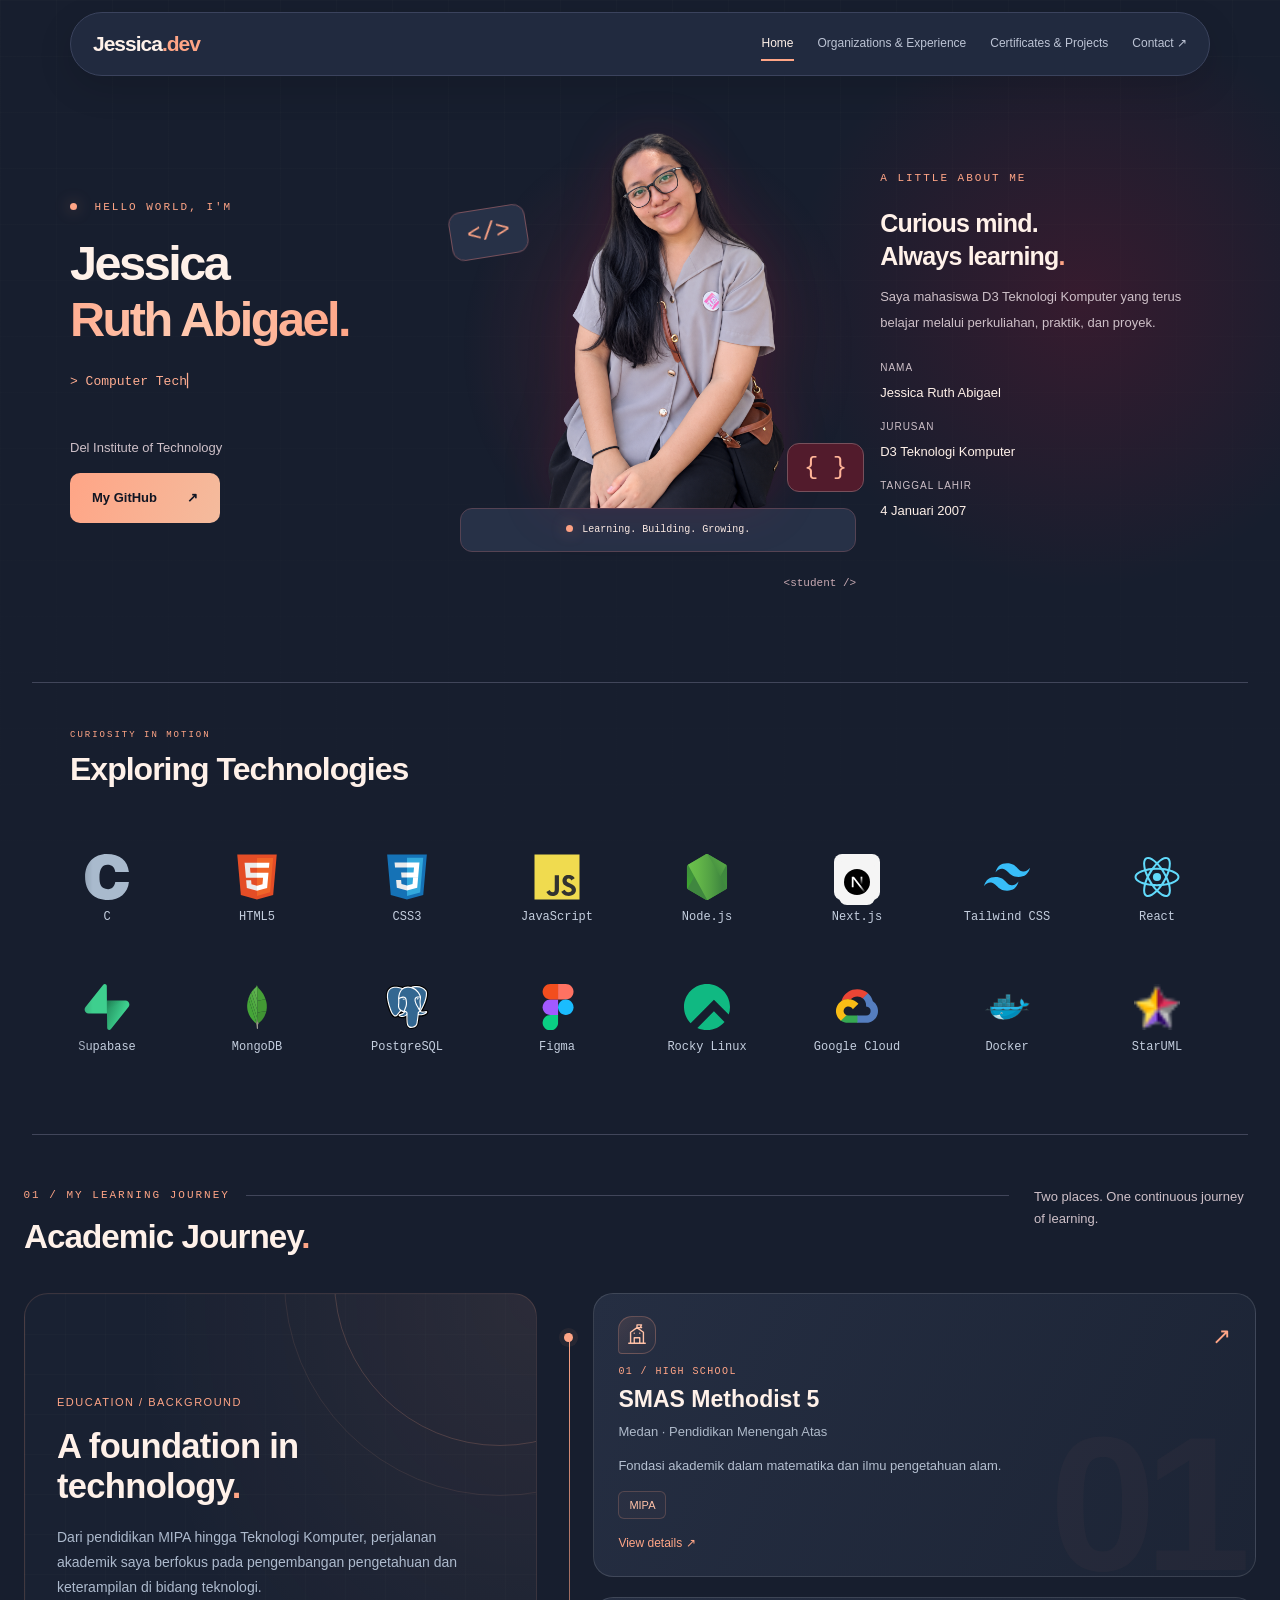
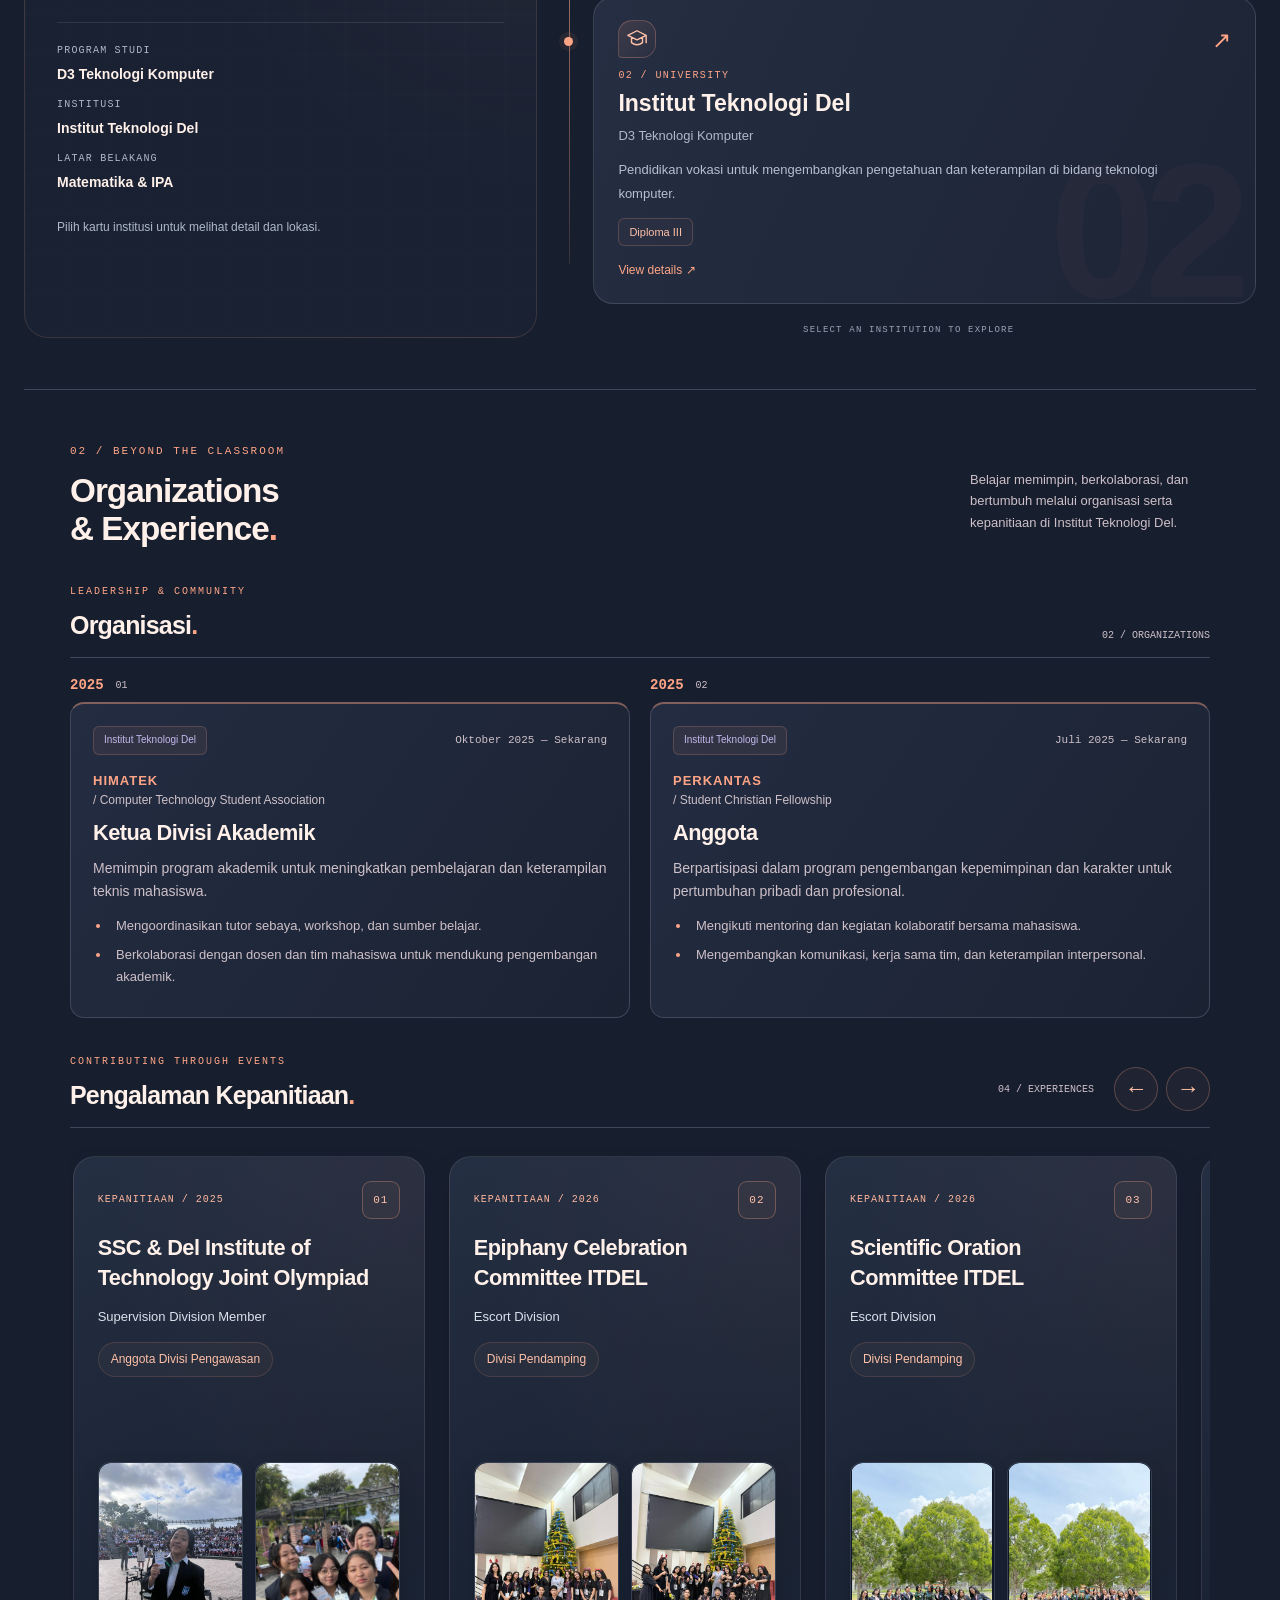
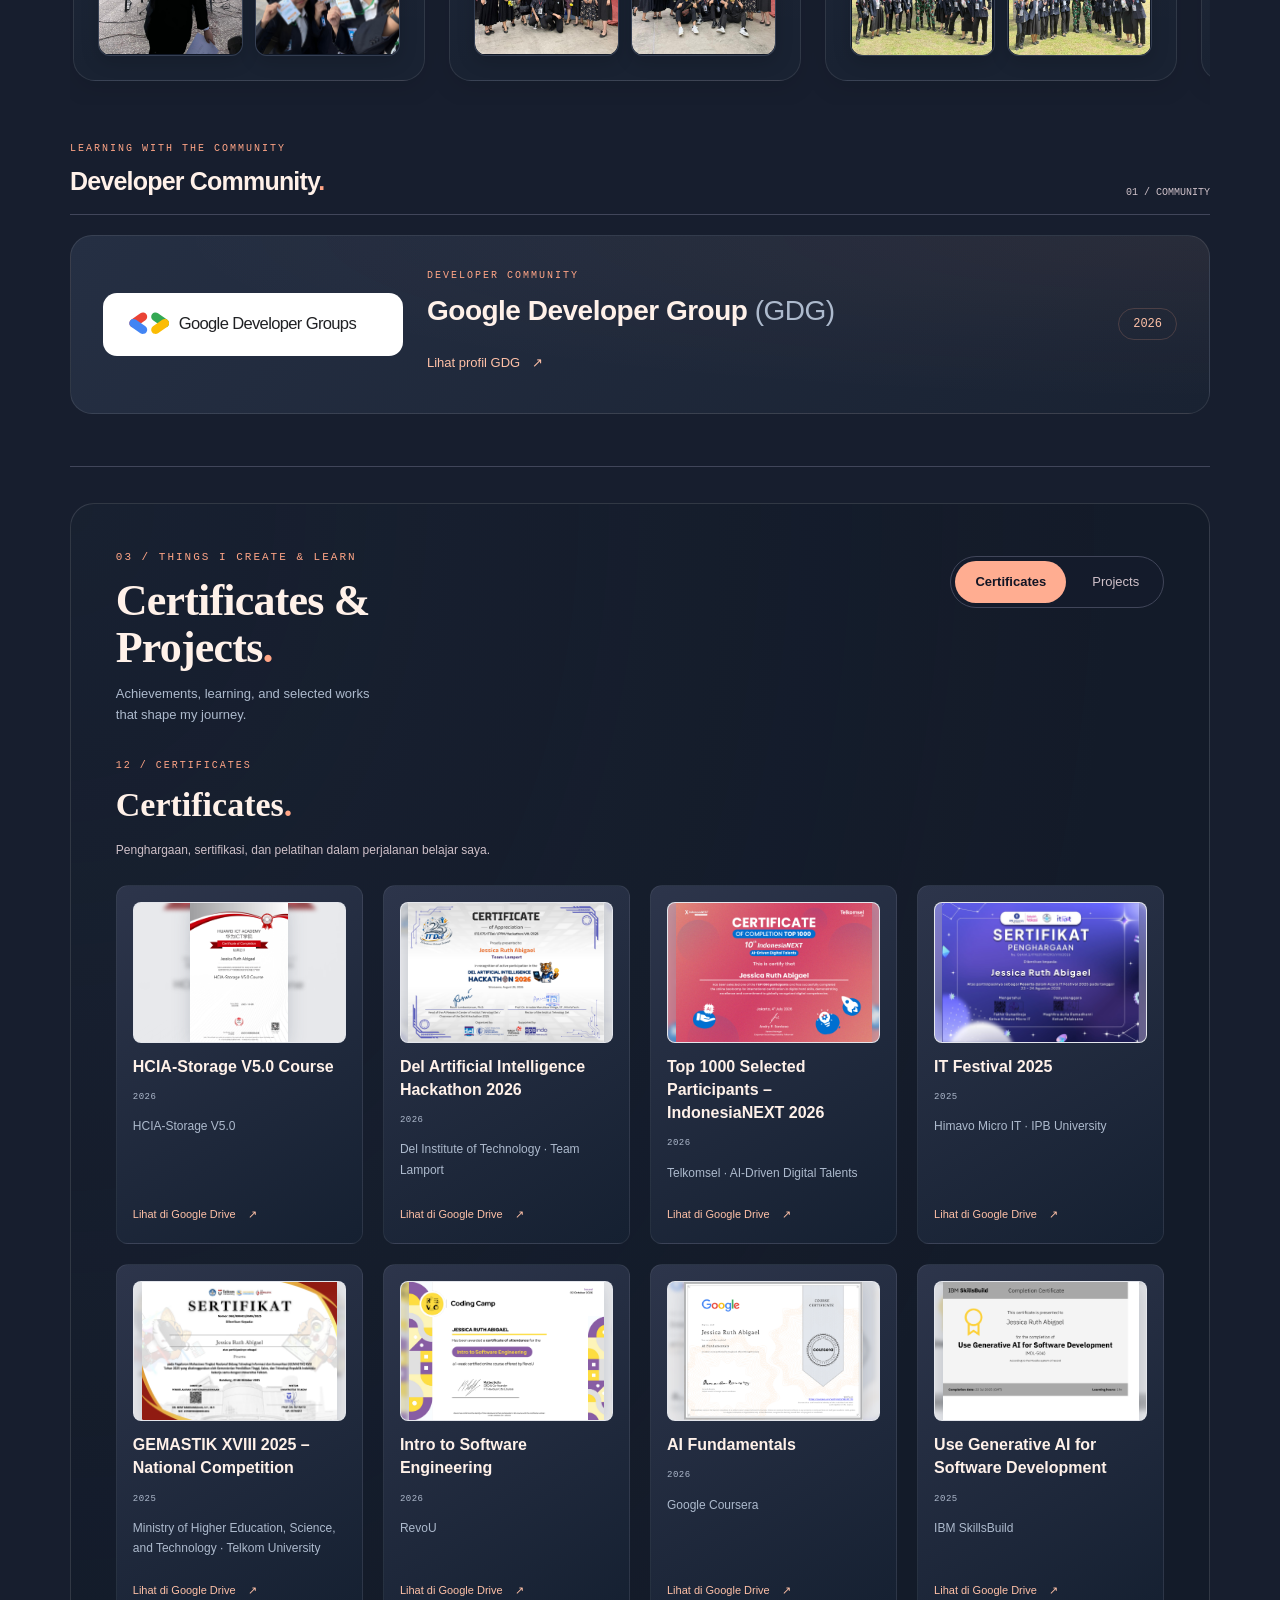
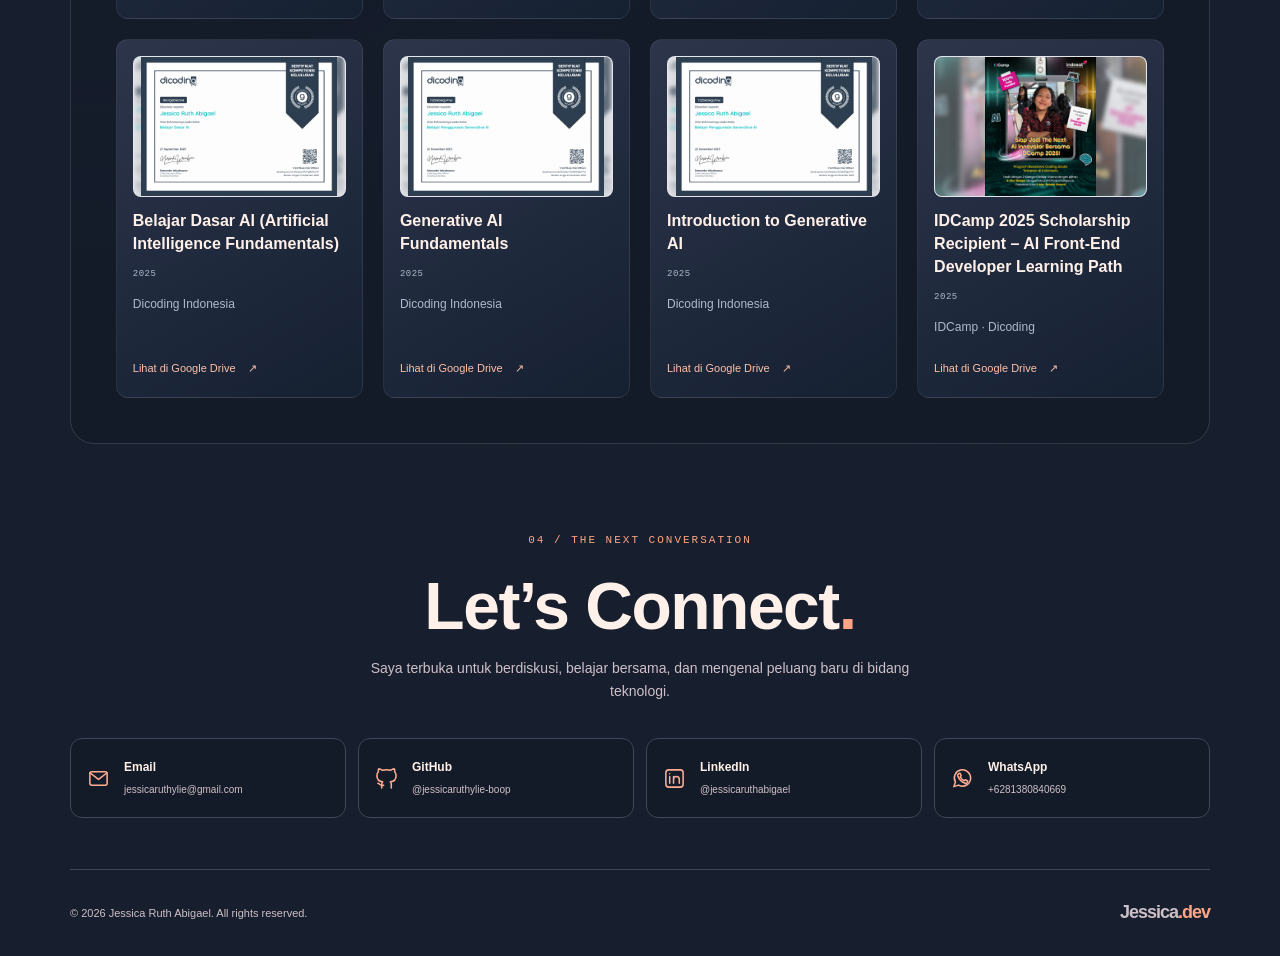
<file: index.html>
<!doctype html>
<html lang="id">
  <head>
    <meta charset="UTF-8" />
    <meta name="viewport" content="width=device-width,initial-scale=1" />
    <meta
      name="description"
      content="Portofolio Jessica Ruth Abigael — mahasiswa D3 Teknologi Komputer."
    />
    <title>Jessica.dev — Personal Portfolio</title>
    <link rel="stylesheet" href="style.css" />
    <link rel="stylesheet" href="education-universe.css" />
    <script src="script.js" defer></script>
    <script src="education-universe.js" defer></script>
    <style>
      /* Education side panel layout; other website sections are unchanged. */
      #education .au2-layout {
        display: grid;
        grid-template-columns: minmax(0, 0.85fr) minmax(0, 1.15fr);
        align-items: center;
        gap: clamp(24px, 5vw, 76px);
        min-height: 560px;
      }
      #education .au2-info {
        min-width: 0;
        border-left: 2px solid #ffa58670;
        padding: 25px 0 25px 26px;
        text-align: left;
      }
      #education .au2-info-empty > span,
      #education .au2-info-top > span,
      #education .au2-info-location-label {
        color: #ffa586;
        letter-spacing: 1.5px;
        font-size: 11px;
      }
      #education .au2-info h3 {
        color: #fff1e9;
        font-size: clamp(22px, 2.4vw, 32px);
        line-height: 1.22;
        margin: 17px 0 12px;
      }
      #education .au2-accent {
        color: #ffa586;
      }
      #education .au2-info p {
        color: #adbacd;
        font-size: 13px;
        line-height: 1.8;
      }
      #education .au2-info-top {
        display: flex;
        justify-content: space-between;
        align-items: center;
        gap: 12px;
      }
      #education #au2-info-close {
        background: transparent;
        border: 0;
        color: #fff1e9;
        font-size: 27px;
        cursor: pointer;
      }
      #education #au2-info-stats {
        display: grid;
        grid-template-columns: repeat(3, minmax(0, 1fr));
        gap: 12px;
        margin: 22px 0;
        padding: 16px 0;
        border-block: 1px solid #ffffff25;
      }
      #education .au2-info-stat-label {
        display: block;
        color: #aeb8c9;
        font:
          10px Consolas,
          monospace;
        margin-bottom: 8px;
      }
      #education .au2-info-stat-value {
        display: block;
        color: #fff1e9;
        font-size: 13px;
        overflow-wrap: anywhere;
      }
      #education .au2-info-map {
        height: 185px;
        border-radius: 9px;
        border: 1px solid #ffffff24;
        overflow: hidden;
      }
      #education .au2-info-map iframe {
        display: block;
        width: 100%;
        height: 100%;
        border: 0;
      }
      #education #au2-info-map-link {
        display: inline-block;
        color: #ffa586;
        font-size: 13px;
        margin-top: 12px;
      }
      #education .au2-info-content[hidden],
      #education .au2-info-empty[hidden] {
        display: none !important;
      }
      #education .au2-orbit-area {
        min-width: 0;
      }
      #education .au2-ring,
      #education .au2-center {
        pointer-events: none;
      }
      #education .au2-orbiter {
        z-index: 5;
      }
      #education .au2-choice {
        cursor: pointer;
        position: relative;
        z-index: 6;
        pointer-events: auto;
      }
      #education .au2-choice:focus-visible {
        outline: 2px solid #ffa586;
        outline-offset: 5px;
      }
      #education .au2-choice[aria-pressed="true"] strong {
        color: #ffa586;
      }
      #education .au2.has-selection .au2-orbiter,
      #education .au2.has-selection .au2-satellite,
      #education .au2.has-selection .au2-choice {
        animation-play-state: paused !important;
      }
      @media (max-width: 900px) {
        #education .au2-layout {
          grid-template-columns: 1fr;
          gap: 6px;
        }
        #education .au2-orbit-area {
          order: 1;
        }
        #education .au2-info {
          order: 2;
          margin-top: 14px;
        }
      }
      @media (max-width: 460px) {
        #education #au2-info-stats {
          grid-template-columns: repeat(2, minmax(0, 1fr));
        }
      }
    </style>
  </head>
  <body>
    <a class="skip" href="#main">Lewati navigasi</a>
    <div class="ambient" aria-hidden="true"></div>
    <header class="header">
      <nav class="nav wrap" aria-label="Navigasi utama">
        <a class="brand" href="#home">Jessica<span>.dev</span></a
        ><button
          class="menu-button"
          type="button"
          aria-label="Buka menu"
          aria-controls="nav-menu"
          aria-expanded="false"
        >
          ☰
        </button>
        <div class="nav-menu" id="nav-menu">
          <a href="#home" aria-current="location">Home</a
          ><a href="#experience">Organizations &amp; Experience</a
          ><a href="#projects">Certificates &amp; Projects</a
          ><a href="#contact">Contact <span aria-hidden="true">↗</span></a>
        </div>
      </nav>
    </header>
    <main id="main">
      <section id="home" class="home wrap">
        <div class="hero">
          <div class="hero-copy reveal">
            <p class="eyebrow">
              <span class="status-dot"></span> HELLO WORLD, I'M
            </p>
            <h1>Jessica<br /><span>Ruth Abigael.</span></h1>
            <p class="role">
              <span aria-hidden="true">&gt; </span
              ><span id="typed">Computer Technology Student</span
              ><span class="caret" aria-hidden="true">▏</span>
            </p>
            <p class="intro">Del Institute of Technology</p>
            <a
              class="primary-button"
              href="https://github.com/jessicaruthylie-boop"
              target="_blank"
              rel="noopener noreferrer"
              >My GitHub <span aria-hidden="true">↗</span></a
            >
          </div>
          <div class="portrait-stage reveal">
            <span class="code-float code-a" aria-hidden="true">&lt;/&gt;</span
            ><span class="code-float code-b" aria-hidden="true">{ }</span>
            <div class="portrait-frame">
              <div class="portrait-inner">
                <div class="photo-fallback" id="photo-fallback" hidden>
                  <span class="photo-initial">J<span>.</span></span
                  ><span class="mono">YOUR PHOTO HERE</span>
                </div>
                <!-- Simpan foto-jessica.png di folder yang sama; foto tanpa latar disarankan. --><img
                  id="profile-photo"
                  src="foto-jessica.png"
                  alt="Foto Jessica Ruth Abigael"
                />
              </div>
              <div class="portrait-caption">
                <span class="status-dot"></span
                ><span>Learning. Building. Growing.</span>
              </div>
            </div>
            <span class="coordinate mono" aria-hidden="true"
              >&lt;student /&gt;</span
            >
          </div>
          <div class="about-copy reveal">
            <p class="eyebrow">A LITTLE ABOUT ME</p>
            <h2>Curious mind.<br />Always learning<span>.</span></h2>
            <p class="intro">
              Saya mahasiswa D3 Teknologi Komputer yang terus belajar melalui
              perkuliahan, praktik, dan proyek.
            </p>
            <!-- EDIT BIODATA DI SINI -->
            <dl class="bio">
              <div>
                <dt>Nama</dt>
                <dd>Jessica Ruth Abigael</dd>
              </div>
              <div>
                <dt>Jurusan</dt>
                <dd>D3 Teknologi Komputer</dd>
              </div>
              <div>
                <dt>Tanggal lahir</dt>
                <dd>4 Januari 2007</dd>
              </div>
            </dl>
          </div>
        </div>
        <section class="technologies reveal" aria-labelledby="tech-title">
          <div class="small-heading">
            <div>
              <p class="eyebrow">CURIOSITY IN MOTION</p>
              <h2 id="tech-title">Exploring Technologies</h2>
            </div>
          </div>
          <div class="marquee-pair">
            <div
              class="marquee"
              tabindex="0"
              aria-label="Teknologi yang dieksplorasi, baris 1"
            >
              <div class="marquee-track">
                <ul class="tech-list">
                  <li>
                    <span class="tech-icon tech-icon-c"
                      ><img
                        src="assets/icons/c.svg"
                        alt=""
                        width="44"
                        height="44"
                        loading="lazy" /></span
                    ><span>C</span>
                  </li>
                  <li>
                    <span class="tech-icon tech-icon-html5"
                      ><img
                        src="assets/icons/html5.svg"
                        alt=""
                        width="44"
                        height="44"
                        loading="lazy" /></span
                    ><span>HTML5</span>
                  </li>
                  <li>
                    <span class="tech-icon tech-icon-css3"
                      ><img
                        src="assets/icons/css3.svg"
                        alt=""
                        width="44"
                        height="44"
                        loading="lazy" /></span
                    ><span>CSS3</span>
                  </li>
                  <li>
                    <span class="tech-icon tech-icon-javascript"
                      ><img
                        src="assets/icons/javascript.svg"
                        alt=""
                        width="44"
                        height="44"
                        loading="lazy" /></span
                    ><span>JavaScript</span>
                  </li>
                  <li>
                    <span class="tech-icon tech-icon-nodejs"
                      ><img
                        src="assets/icons/nodejs.svg"
                        alt=""
                        width="44"
                        height="44"
                        loading="lazy" /></span
                    ><span>Node.js</span>
                  </li>
                  <li>
                    <span class="tech-icon tech-icon-nextjs"
                      ><img
                        src="assets/icons/nextjs.svg"
                        alt=""
                        width="44"
                        height="44"
                        loading="lazy" /></span
                    ><span>Next.js</span>
                  </li>
                  <li>
                    <span class="tech-icon tech-icon-tailwindcss"
                      ><img
                        src="assets/icons/tailwindcss.svg"
                        alt=""
                        width="44"
                        height="44"
                        loading="lazy" /></span
                    ><span>Tailwind CSS</span>
                  </li>
                  <li>
                    <span class="tech-icon tech-icon-react"
                      ><img
                        src="assets/icons/react.svg"
                        alt=""
                        width="44"
                        height="44"
                        loading="lazy" /></span
                    ><span>React</span>
                  </li>
                  <li>
                    <span class="tech-icon tech-icon-laravel"
                      ><img
                        src="assets/icons/laravel.svg"
                        alt=""
                        width="44"
                        height="44"
                        loading="lazy" /></span
                    ><span>Laravel</span>
                  </li>
                  <li>
                    <span class="tech-icon tech-icon-php"
                      ><img
                        src="assets/icons/php.svg"
                        alt=""
                        width="44"
                        height="44"
                        loading="lazy" /></span
                    ><span>PHP</span>
                  </li>
                  <li>
                    <span class="tech-icon tech-icon-go"
                      ><img
                        src="assets/icons/go.svg"
                        alt=""
                        width="44"
                        height="44"
                        loading="lazy" /></span
                    ><span>Go (Golang)</span>
                  </li>
                  <li>
                    <span class="tech-icon tech-icon-mysql"
                      ><img
                        src="assets/icons/mysql.svg"
                        alt=""
                        width="44"
                        height="44"
                        loading="lazy" /></span
                    ><span>MySQL</span>
                  </li>
                  <li>
                    <span class="tech-icon tech-icon-jupyter"
                      ><img
                        src="assets/icons/jupyter.svg"
                        alt=""
                        width="44"
                        height="44"
                        loading="lazy" /></span
                    ><span>Jupyter</span>
                  </li>
                </ul>
              </div>
            </div>
            <div
              class="marquee marquee-reverse"
              tabindex="0"
              aria-label="Teknologi yang dieksplorasi, baris 2"
            >
              <div class="marquee-track">
                <ul class="tech-list">
                  <li>
                    <span class="tech-icon tech-icon-supabase"
                      ><img
                        src="assets/icons/supabase.svg"
                        alt=""
                        width="44"
                        height="44"
                        loading="lazy" /></span
                    ><span>Supabase</span>
                  </li>
                  <li>
                    <span class="tech-icon tech-icon-mongodb"
                      ><img
                        src="assets/icons/mongodb.svg"
                        alt=""
                        width="44"
                        height="44"
                        loading="lazy" /></span
                    ><span>MongoDB</span>
                  </li>
                  <li>
                    <span class="tech-icon tech-icon-postgresql"
                      ><img
                        src="assets/icons/postgresql.svg"
                        alt=""
                        width="44"
                        height="44"
                        loading="lazy" /></span
                    ><span>PostgreSQL</span>
                  </li>
                  <li>
                    <span class="tech-icon tech-icon-figma"
                      ><img
                        src="assets/icons/figma.svg"
                        alt=""
                        width="44"
                        height="44"
                        loading="lazy" /></span
                    ><span>Figma</span>
                  </li>
                  <li>
                    <span class="tech-icon tech-icon-rockylinux"
                      ><img
                        src="assets/icons/rockylinux.svg"
                        alt=""
                        width="44"
                        height="44"
                        loading="lazy" /></span
                    ><span>Rocky Linux</span>
                  </li>
                  <li>
                    <span class="tech-icon tech-icon-googlecloud"
                      ><img
                        src="assets/icons/googlecloud.svg"
                        alt=""
                        width="44"
                        height="44"
                        loading="lazy" /></span
                    ><span>Google Cloud</span>
                  </li>
                  <li>
                    <span class="tech-icon tech-icon-docker"
                      ><img
                        src="assets/icons/docker.svg"
                        alt=""
                        width="44"
                        height="44"
                        loading="lazy" /></span
                    ><span>Docker</span>
                  </li>
                  <li>
                    <span class="tech-icon tech-icon-staruml"
                      ><img
                        src="assets/icons/staruml.ico"
                        alt=""
                        width="44"
                        height="44"
                        loading="lazy" /></span
                    ><span>StarUML</span>
                  </li>
                  <li>
                    <span class="tech-icon tech-icon-visualparadigm"
                      ><img
                        src="assets/icons/visualparadigm.ico"
                        alt=""
                        width="44"
                        height="44"
                        loading="lazy" /></span
                    ><span>Visual Paradigm</span>
                  </li>
                  <li>
                    <span class="tech-icon tech-icon-bizagi"
                      ><img
                        src="assets/icons/bizagi.ico"
                        alt=""
                        width="44"
                        height="44"
                        loading="lazy" /></span
                    ><span>Bizagi</span>
                  </li>
                  <li>
                    <span class="tech-icon tech-icon-java"
                      ><img
                        src="assets/icons/java.svg"
                        alt=""
                        width="44"
                        height="44"
                        loading="lazy" /></span
                    ><span>Java</span>
                  </li>
                  <li>
                    <span class="tech-icon tech-icon-python"
                      ><img
                        src="assets/icons/python.svg"
                        alt=""
                        width="44"
                        height="44"
                        loading="lazy" /></span
                    ><span>Python</span>
                  </li>
                </ul>
              </div>
            </div>
          </div>
        </section>
      </section>

      <!-- EDUCATION: full-width academic journey -->
      <section
        id="education"
        class="section education"
        aria-labelledby="education-title"
      >
        <div class="section-heading reveal">
          <div>
            <p class="eyebrow">01 / MY LEARNING JOURNEY</p>
            <h2 id="education-title">Academic Journey<span>.</span></h2>
          </div>
          <p>Two places. One continuous journey of learning.</p>
        </div>

        <div
          class="au2"
          id="academic-universe"
          aria-label="Interactive academic journey"
        >
          <div class="au2-layout">
            <!-- Academic details for the selected institution. -->
            <aside id="au2-info" class="au2-info" aria-live="polite">
              <div class="au2-info-empty">
                <span>EDUCATION / BACKGROUND</span>
                <h3>
                  A foundation in technology<span class="au2-accent">.</span>
                </h3>
                <p>
                  Dari pendidikan MIPA hingga Teknologi Komputer, perjalanan
                  akademik saya berfokus pada pengembangan pengetahuan dan
                  keterampilan di bidang teknologi.
                </p>
                <dl class="au2-overview">
                  <div>
                    <dt>PROGRAM STUDI</dt>
                    <dd>D3 Teknologi Komputer</dd>
                  </div>
                  <div>
                    <dt>INSTITUSI</dt>
                    <dd>Institut Teknologi Del</dd>
                  </div>
                  <div>
                    <dt>LATAR BELAKANG</dt>
                    <dd>Matematika &amp; IPA</dd>
                  </div>
                </dl>
                <p class="au2-overview-hint">
                  Pilih kartu institusi untuk melihat detail dan lokasi.
                </p>
              </div>
              <div class="au2-info-content" hidden>
                <div class="au2-info-top">
                  <span id="au2-info-category"></span>
                  <button
                    id="au2-info-close"
                    type="button"
                    aria-label="Tutup informasi"
                  >
                    &times;
                  </button>
                </div>
                <h3 id="au2-info-name"></h3>
                <p id="au2-info-program"></p>
                <div id="au2-info-stats"></div>
                <p class="au2-info-location-label">INSTITUTION LOCATION</p>
                <div class="au2-info-map">
                  <iframe
                    id="au2-info-map-frame"
                    title="Lokasi institusi"
                    loading="lazy"
                    referrerpolicy="no-referrer-when-downgrade"
                  ></iframe>
                </div>
                <a
                  id="au2-info-map-link"
                  target="_blank"
                  rel="noopener noreferrer"
                  >Lihat Peta di Google Maps ↗</a
                >
              </div>
            </aside>

            <!-- Institution cards open the academic detail panel. -->
            <div class="au2-orbit-area">
              <div class="au2-stage">
                <div class="au2-ring au2-ring-outer" aria-hidden="true"></div>
                <div class="au2-ring au2-ring-inner" aria-hidden="true"></div>
                <div class="au2-center" aria-hidden="true">
                  <span class="au2-symbol">✳</span>
                  <strong>Education</strong>
                  <small>My Journey</small>
                </div>
                <div class="au2-orbiter au2-orbiter-one">
                  <div class="au2-satellite">
                    <button
                      type="button"
                      class="au2-choice"
                      data-au2="methodist"
                      aria-pressed="false"
                    >
                      <span class="au2-card-icon" aria-hidden="true"
                        ><svg
                          viewBox="0 0 24 24"
                          fill="none"
                          stroke="currentColor"
                          stroke-width="1.5"
                          stroke-linecap="round"
                          stroke-linejoin="round"
                        >
                          <path
                            d="M3 21h18M5 21V9l7-5 7 5v12M9 21v-6h6v6M9 10h.01M15 10h.01M12 4V1h5l-1 1.5L17 4h-5"
                          /></svg
                      ></span>
                      <span class="au2-index">01 / HIGH SCHOOL</span>
                      <strong>SMAS Methodist 5</strong>
                      <small>Medan &middot; Pendidikan Menengah Atas</small>
                      <span class="au2-card-description"
                        >Fondasi akademik dalam matematika dan ilmu pengetahuan
                        alam.</span
                      >
                      <span class="au2-card-tag">MIPA</span>
                      <span class="au2-action">View details ↗</span>
                    </button>
                  </div>
                </div>
                <div class="au2-orbiter au2-orbiter-two">
                  <div class="au2-satellite">
                    <button
                      type="button"
                      class="au2-choice"
                      data-au2="del"
                      aria-pressed="false"
                    >
                      <span class="au2-card-icon" aria-hidden="true"
                        ><svg
                          viewBox="0 0 24 24"
                          fill="none"
                          stroke="currentColor"
                          stroke-width="1.5"
                          stroke-linecap="round"
                          stroke-linejoin="round"
                        >
                          <path
                            d="m2 8 10-5 10 5-10 5L2 8ZM6 10v6c4 3 8 3 12 0v-6M22 8v8"
                          /></svg
                      ></span>
                      <span class="au2-index">02 / UNIVERSITY</span>
                      <strong>Institut Teknologi Del</strong>
                      <small>D3 Teknologi Komputer</small>
                      <span class="au2-card-description"
                        >Pendidikan vokasi untuk mengembangkan pengetahuan dan
                        keterampilan di bidang teknologi komputer.</span
                      >
                      <span class="au2-card-tag">Diploma III</span>
                      <span class="au2-action">View details ↗</span>
                    </button>
                  </div>
                </div>
              </div>
              <p class="au2-hint">SELECT AN INSTITUTION TO EXPLORE</p>
            </div>
          </div>
        </div>
      </section>
      <section
        id="experience"
        class="section wrap"
        aria-labelledby="experience-title"
      >
        <div class="section-heading reveal">
          <div>
            <p class="eyebrow">02 / BEYOND THE CLASSROOM</p>
            <h2 id="experience-title">
              Organizations<br />&amp; Experience<span>.</span>
            </h2>
          </div>
          <p>
            Belajar memimpin, berkolaborasi, dan bertumbuh melalui organisasi
            serta kepanitiaan di Institut Teknologi Del.
          </p>
        </div>
        <div class="journey-layout">
          <section
            id="organizations"
            class="journey-section"
            aria-labelledby="organizations-title"
          >
            <div class="journey-section-heading">
              <div>
                <p class="eyebrow">LEADERSHIP &amp; COMMUNITY</p>
                <h3 id="organizations-title">Organisasi<span>.</span></h3>
              </div>
              <span class="journey-count">02 / ORGANIZATIONS</span>
            </div>
            <div class="organization-timeline">
              <article class="journey-card">
                <div class="journey-year">
                  <span>2025</span><small>01</small>
                </div>
                <div class="journey-content">
                  <div class="journey-meta">
                    <span class="badge">Institut Teknologi Del</span
                    ><span class="journey-date">Oktober 2025 — Sekarang</span>
                  </div>
                  <p class="organization-name">
                    HIMATEK
                    <span>/ Computer Technology Student Association</span>
                  </p>
                  <h4>Ketua Divisi Akademik</h4>
                  <p class="journey-description">
                    Memimpin program akademik untuk meningkatkan pembelajaran
                    dan keterampilan teknis mahasiswa.
                  </p>
                  <ul class="journey-responsibilities">
                    <li>
                      Mengoordinasikan tutor sebaya, workshop, dan sumber
                      belajar.
                    </li>
                    <li>
                      Berkolaborasi dengan dosen dan tim mahasiswa untuk
                      mendukung pengembangan akademik.
                    </li>
                  </ul>
                </div>
              </article>
              <article class="journey-card">
                <div class="journey-year">
                  <span>2025</span><small>02</small>
                </div>
                <div class="journey-content">
                  <div class="journey-meta">
                    <span class="badge">Institut Teknologi Del</span
                    ><span class="journey-date">Juli 2025 — Sekarang</span>
                  </div>
                  <p class="organization-name">
                    PERKANTAS <span>/ Student Christian Fellowship</span>
                  </p>
                  <h4>Anggota</h4>
                  <p class="journey-description">
                    Berpartisipasi dalam program pengembangan kepemimpinan dan
                    karakter untuk pertumbuhan pribadi dan profesional.
                  </p>
                  <ul class="journey-responsibilities">
                    <li>
                      Mengikuti mentoring dan kegiatan kolaboratif bersama
                      mahasiswa.
                    </li>
                    <li>
                      Mengembangkan komunikasi, kerja sama tim, dan keterampilan
                      interpersonal.
                    </li>
                  </ul>
                </div>
              </article>
            </div>
          </section>
          <section
            id="committee-experience"
            class="journey-section"
            aria-labelledby="committee-title"
          >
            <div class="journey-section-heading">
              <div>
                <p class="eyebrow">CONTRIBUTING THROUGH EVENTS</p>
                <h3 id="committee-title">
                  Pengalaman Kepanitiaan<span>.</span>
                </h3>
              </div>
              <div class="committee-navigation">
                <span class="journey-count">04 / EXPERIENCES</span>
                <div class="committee-arrows" hidden>
                  <button
                    type="button"
                    data-committee-direction="-1"
                    aria-label="Geser ke pengalaman sebelumnya"
                    aria-controls="committee-track"
                  >
                    &#8592;
                  </button>
                  <button
                    type="button"
                    data-committee-direction="1"
                    aria-label="Geser ke pengalaman berikutnya"
                    aria-controls="committee-track"
                  >
                    &#8594;
                  </button>
                </div>
              </div>
            </div>
            <div
              class="experience-board"
              id="committee-track"
              tabindex="0"
              role="region"
              aria-label="Galeri pengalaman kepanitiaan, geser untuk melihat kegiatan lainnya"
            >
              <article class="experience-tile">
                <div class="experience-topline">
                  <span>KEPANITIAAN / 2025</span
                  ><span aria-hidden="true">01</span>
                </div>
                <h4>SSC &amp; Del Institute of Technology Joint Olympiad</h4>
                <p class="event-name">Supervision Division Member</p>
                <p class="event-role">Anggota Divisi Pengawasan</p>
                <div
                  class="mini-gallery supervision-gallery"
                  aria-label="Dokumentasi SSC dan Del Institute of Technology Joint Olympiad"
                >
                  <a
                    href="assets/supervision/supervision-1.jpg"
                    target="_blank"
                    rel="noopener noreferrer"
                    aria-label="Buka foto dokumentasi Joint Olympiad 1 dalam ukuran penuh"
                  >
                    <img
                      src="assets/supervision/supervision-1.jpg"
                      alt="Dokumentasi kegiatan SSC dan Del Institute of Technology Joint Olympiad, foto 1"
                      width="960"
                      height="1280"
                      loading="lazy"
                    />
                  </a>
                  <a
                    href="assets/supervision/supervision-2.jpg"
                    target="_blank"
                    rel="noopener noreferrer"
                    aria-label="Buka foto dokumentasi Joint Olympiad 2 dalam ukuran penuh"
                  >
                    <img
                      src="assets/supervision/supervision-2.jpg"
                      alt="Dokumentasi kegiatan SSC dan Del Institute of Technology Joint Olympiad, foto 2"
                      width="2316"
                      height="3088"
                      loading="lazy"
                    />
                  </a>
                </div>
              </article>
              <article class="experience-tile">
                <div class="experience-topline">
                  <span>KEPANITIAAN / 2026</span
                  ><span aria-hidden="true">02</span>
                </div>
                <h4>Epiphany Celebration Committee ITDEL</h4>
                <p class="event-name">Escort Division</p>
                <p class="event-role">Divisi Pendamping</p>
                <div
                  class="mini-gallery epiphany-gallery"
                  aria-label="Dokumentasi Epiphany Celebration Committee ITDEL"
                >
                  <a
                    href="assets/epiphany/epiphany-1.jpg"
                    target="_blank"
                    rel="noopener noreferrer"
                    aria-label="Buka foto Epiphany Celebration 1 dalam ukuran penuh"
                  >
                    <img
                      src="assets/epiphany/epiphany-1.jpg"
                      alt="Foto bersama panitia Epiphany Celebration ITDEL, foto 1"
                      width="960"
                      height="1280"
                      loading="lazy"
                    />
                  </a>
                  <a
                    href="assets/epiphany/epiphany-2.jpg"
                    target="_blank"
                    rel="noopener noreferrer"
                    aria-label="Buka foto Epiphany Celebration 2 dalam ukuran penuh"
                  >
                    <img
                      src="assets/epiphany/epiphany-2.jpg"
                      alt="Foto bersama panitia Epiphany Celebration ITDEL, foto 2"
                      width="960"
                      height="1280"
                      loading="lazy"
                    />
                  </a>
                </div>
              </article>
              <article class="experience-tile">
                <div class="experience-topline">
                  <span>KEPANITIAAN / 2026</span
                  ><span aria-hidden="true">03</span>
                </div>
                <h4>Scientific Oration Committee ITDEL</h4>
                <p class="event-name">Escort Division</p>
                <p class="event-role">Divisi Pendamping</p>
                <div
                  class="mini-gallery scientific-oration-gallery"
                  aria-label="Dokumentasi Scientific Oration Committee ITDEL"
                >
                  <a
                    href="scientific-oration/scientific-oration-1.jpg"
                    target="_blank"
                    rel="noopener noreferrer"
                    aria-label="Buka foto Scientific Oration 1 dalam ukuran penuh"
                  >
                    <img
                      src="scientific-oration/scientific-oration-1.jpg"
                      alt="Foto bersama panitia Scientific Oration ITDEL, foto 1"
                      loading="lazy"
                    />
                  </a>
                  <a
                    href="scientific-oration/scientific-oration-2.jpg"
                    target="_blank"
                    rel="noopener noreferrer"
                    aria-label="Buka foto Scientific Oration 2 dalam ukuran penuh"
                  >
                    <img
                      src="scientific-oration/scientific-oration-2.jpg"
                      alt="Foto bersama panitia Scientific Oration ITDEL, foto 2"
                      loading="lazy"
                    />
                  </a>
                </div>
              </article>
              <article class="experience-tile">
                <div class="experience-topline">
                  <span
                    >KEPANITIAAN /
                    <time datetime="2025-09">SEPTEMBER 2025</time></span
                  >
                  <span aria-hidden="true">04</span>
                </div>
                <h4>
                  19th Del Institute of Technology Inauguration, Graduation
                  &amp; Anniversary Celebration
                </h4>
                <p class="event-name">Decoration Committee Member</p>
                <p class="event-role">Anggota Panitia Dekorasi</p>
                <div
                  class="mini-gallery decoration-gallery"
                  aria-label="Dokumentasi kepanitiaan Inauguration, Graduation dan Anniversary ITDEL ke-19"
                >
                  <a
                    href="assets/decoration/decoration-1.jpg"
                    target="_blank"
                    rel="noopener noreferrer"
                    aria-label="Buka foto kepanitiaan dekorasi 1 dalam ukuran penuh"
                  >
                    <img
                      src="assets/decoration/decoration-1.jpg"
                      alt="Dokumentasi Jessica sebagai panitia dekorasi perayaan ITDEL ke-19, foto 1"
                      width="960"
                      height="1280"
                      loading="lazy"
                    />
                  </a>
                  <a
                    href="assets/decoration/decoration-2.jpg"
                    target="_blank"
                    rel="noopener noreferrer"
                    aria-label="Buka foto kepanitiaan dekorasi 2 dalam ukuran penuh"
                  >
                    <img
                      src="assets/decoration/decoration-2.jpg"
                      alt="Dokumentasi Jessica sebagai panitia dekorasi perayaan ITDEL ke-19, foto 2"
                      width="960"
                      height="1280"
                      loading="lazy"
                    />
                  </a>
                </div>
              </article>
            </div>
          </section>
          <section
            id="developer-community"
            class="journey-section"
            aria-labelledby="community-title"
          >
            <div class="journey-section-heading">
              <div>
                <p class="eyebrow">LEARNING WITH THE COMMUNITY</p>
                <h3 id="community-title">Developer Community<span>.</span></h3>
              </div>
              <span class="journey-count">01 / COMMUNITY</span>
            </div>
            <article class="community-card">
              <a
                class="community-logo"
                href="https://gdg.community.dev/u/mm3yek/#/about"
                target="_blank"
                rel="noopener noreferrer"
                aria-label="Lihat profil GDG Jessica (tab baru)"
              >
                <img
                  src="assets/icons/gdg.svg"
                  alt="Google Developer Groups"
                  width="416"
                  height="60"
                  loading="lazy"
                />
              </a>
              <div class="community-copy">
                <p class="eyebrow">DEVELOPER COMMUNITY</p>
                <h4>Google Developer Group <span>(GDG)</span></h4>
                <a
                  class="community-profile"
                  href="https://gdg.community.dev/u/mm3yek/#/about"
                  target="_blank"
                  rel="noopener noreferrer"
                  >Lihat profil GDG <span aria-hidden="true">&#8599;</span></a
                >
              </div>
              <time class="community-year" datetime="2026">2026</time>
            </article>
          </section>
        </div>
      </section>
      <section id="projects" class="section wrap">
        <div class="portfolio-heading">
          <div class="section-heading reveal">
            <div>
              <p class="eyebrow">03 / THINGS I CREATE &amp; LEARN</p>
              <h2>Certificates &amp;<br />Projects<span>.</span></h2>
              <p class="portfolio-subtitle">
                Achievements, learning, and selected works that shape my
                journey.
              </p>
            </div>
          </div>
          <div class="tabs" id="project-tabs" aria-label="Jenis karya" hidden>
            <button
              type="button"
              id="certificates-tab"
              aria-controls="certificates-panel"
              aria-selected="true"
            >
              Certificates
            </button>
            <button
              type="button"
              id="projects-tab"
              aria-controls="projects-panel"
              aria-selected="false"
            >
              Projects
            </button>
          </div>
        </div>
        <div id="certificates-panel">
          <h3 class="no-js-label">Certificates</h3>
          <div class="certificate-collection-heading">
            <div class="certificate-collection-copy">
              <p class="eyebrow">12 / CERTIFICATES</p>
              <h3>Certificates<span>.</span></h3>
              <p class="work-panel-intro">
                Penghargaan, sertifikasi, dan pelatihan dalam perjalanan belajar
                saya.
              </p>
            </div>
          </div>
          <div
            id="certificate-stack"
            class="certificate-stack"
            role="region"
            aria-label="Galeri Certificates"
          >
            <article class="credential-entry">
              <figure class="credential-image">
                <img
                  src="assets/hcia-storage-v5.png"
                  alt="Sertifikat HCIA-Storage V5.0 Course untuk Jessica Ruth Abigael"
                  width="640"
                  height="420"
                  loading="lazy"
                />
                <figcaption>
                  HCIA-Storage V5.0 Course ? Jessica Ruth Abigael
                </figcaption>
              </figure>
              <div class="work-entry-meta">
                <span>Certification</span><time datetime="2026">2026</time>
              </div>
              <h4>HCIA-Storage V5.0 Course</h4>
              <p>HCIA-Storage V5.0</p>
              <a
                class="work-drive-link"
                href="https://drive.google.com/file/d/1Out3J3zmdJUGjdlPlJi_2pnHFvWB-M_V/view?usp=sharing"
                target="_blank"
                rel="noopener noreferrer"
                >Lihat di Google Drive
                <span aria-hidden="true">&#8599;</span></a
              >
            </article>
            <article class="credential-entry">
              <!-- Ganti src dengan lokasi gambar sertifikat ini, misalnya assets/certificates/nama-sertifikat.jpg. -->
              <figure class="credential-image">
                <img
                  src="assets/del-ai-hackathon-2026.jpg"
                  alt="Certificate of Appreciation Del Artificial Intelligence Hackathon 2026 untuk Jessica Ruth Abigael, Team Lamport"
                  loading="lazy"
                />
                <figcaption>
                  Del Artificial Intelligence Hackathon 2026 · Jessica Ruth
                  Abigael · Team Lamport
                </figcaption>
              </figure>
              <div class="work-entry-meta">
                <span>Certificate of Appreciation</span
                ><time datetime="2026">2026</time>
              </div>
              <h4>Del Artificial Intelligence Hackathon 2026</h4>
              <p>Del Institute of Technology · Team Lamport</p>

              <!-- Tambahkan href="URL_GOOGLE_DRIVE" pada tautan di bawah, hapus aria-disabled, lalu ubah teks menjadi "Lihat di Google Drive". -->
              <a
                class="work-drive-link"
                href="https://drive.google.com/file/d/1qxlJ43uv626-OJy3a591WnSu0v6ogHb8/view?usp=sharing"
                target="_blank"
                rel="noopener noreferrer"
                >Lihat di Google Drive
                <span aria-hidden="true">&#8599;</span></a
              >
            </article>
            <article class="credential-entry">
              <figure class="credential-image">
                <img
                  src="assets/indonesianext-2026.png"
                  alt="Sertifikat Top 1000 Selected Participants – IndonesiaNEXT 2026 untuk Jessica Ruth Abigael"
                  width="640"
                  height="420"
                  loading="lazy"
                />
                <figcaption>
                  Top 1000 Selected Participants – IndonesiaNEXT 2026 ? Jessica
                  Ruth Abigael
                </figcaption>
              </figure>
              <div class="work-entry-meta">
                <span>Certificate of Appreciation</span
                ><time datetime="2026">2026</time>
              </div>
              <h4>Top 1000 Selected Participants – IndonesiaNEXT 2026</h4>
              <p>Telkomsel · AI-Driven Digital Talents</p>
              <a
                class="work-drive-link"
                href="https://drive.google.com/file/d/1SVfLomPhAE02uR-kX7rl7CXeS7T04kr3/view?usp=sharing"
                target="_blank"
                rel="noopener noreferrer"
                >Lihat di Google Drive
                <span aria-hidden="true">&#8599;</span></a
              >
            </article>
            <article class="credential-entry">
              <figure class="credential-image">
                <img
                  src="assets/it-festival-2025.jpg"
                  alt="Sertifikat IT Festival 2025 untuk Jessica Ruth Abigael"
                  width="640"
                  height="420"
                  loading="lazy"
                />
                <figcaption>IT Festival 2025 ? Jessica Ruth Abigael</figcaption>
              </figure>
              <div class="work-entry-meta">
                <span>Certificate of Appreciation</span
                ><time datetime="2025">2025</time>
              </div>
              <h4>IT Festival 2025</h4>
              <p>Himavo Micro IT · IPB University</p>
              <a
                class="work-drive-link"
                href="https://drive.google.com/file/d/1NvD883W1MaZSe3Hnmw9_M1aYdEUjexFY/view?usp=sharing"
                target="_blank"
                rel="noopener noreferrer"
                >Lihat di Google Drive
                <span aria-hidden="true">&#8599;</span></a
              >
            </article>
            <article class="credential-entry">
              <figure class="credential-image">
                <img
                  src="assets/gemastik-xviii-2025.jpg"
                  alt="Sertifikat GEMASTIK XVIII 2025 – National Competition untuk Jessica Ruth Abigael"
                  width="640"
                  height="420"
                  loading="lazy"
                />
                <figcaption>
                  GEMASTIK XVIII 2025 – National Competition ? Jessica Ruth
                  Abigael
                </figcaption>
              </figure>
              <div class="work-entry-meta">
                <span>Certificate of Appreciation</span
                ><time datetime="2025">2025</time>
              </div>
              <h4>GEMASTIK XVIII 2025 – National Competition</h4>
              <p>
                Ministry of Higher Education, Science, and Technology · Telkom
                University
              </p>
              <a
                class="work-drive-link"
                href="https://drive.google.com/file/d/1PtJrHE1yCUpWAqC6jmWEOPldl2YUPxGU/view?usp=sharing"
                target="_blank"
                rel="noopener noreferrer"
                >Lihat di Google Drive
                <span aria-hidden="true">&#8599;</span></a
              >
            </article>
            <article class="credential-entry">
              <figure class="credential-image">
                <img
                  src="assets/intro-software-engineering.png"
                  alt="Sertifikat Intro to Software Engineering untuk Jessica Ruth Abigael"
                  width="640"
                  height="420"
                  loading="lazy"
                />
                <figcaption>
                  Intro to Software Engineering ? Jessica Ruth Abigael
                </figcaption>
              </figure>
              <div class="work-entry-meta">
                <span>Certification</span><time datetime="2026">2026</time>
              </div>
              <h4>Intro to Software Engineering</h4>
              <p>RevoU</p>
              <a
                class="work-drive-link"
                href="https://drive.google.com/file/d/1mDUuKr9-xImN_AMGRNRP09v0M_UWg_84/view?usp=sharing"
                target="_blank"
                rel="noopener noreferrer"
                >Lihat di Google Drive
                <span aria-hidden="true">&#8599;</span></a
              >
            </article>
            <article class="credential-entry">
              <figure class="credential-image">
                <img
                  src="assets/ai-fundamentals.png"
                  alt="Sertifikat AI Fundamentals untuk Jessica Ruth Abigael"
                  width="640"
                  height="420"
                  loading="lazy"
                />
                <figcaption>AI Fundamentals ? Jessica Ruth Abigael</figcaption>
              </figure>
              <div class="work-entry-meta">
                <span>Certification</span><time datetime="2026">2026</time>
              </div>
              <h4>AI Fundamentals</h4>
              <p>Google Coursera</p>
              <a
                class="work-drive-link"
                href="https://drive.google.com/file/d/1RxPzgaJWaQn4_nJMWJ7ps-AeFm7Ns3AQ/view?usp=sharing"
                target="_blank"
                rel="noopener noreferrer"
                >Lihat di Google Drive
                <span aria-hidden="true">&#8599;</span></a
              >
            </article>
            <article class="credential-entry">
              <figure class="credential-image">
                <img
                  src="assets/ibm-generative-ai.png"
                  alt="Sertifikat Use Generative AI for Software Development untuk Jessica Ruth Abigael"
                  width="640"
                  height="420"
                  loading="lazy"
                />
                <figcaption>
                  Use Generative AI for Software Development ? Jessica Ruth
                  Abigael
                </figcaption>
              </figure>
              <div class="work-entry-meta">
                <span>Certification</span><time datetime="2025">2025</time>
              </div>
              <h4>Use Generative AI for Software Development</h4>
              <p>IBM SkillsBuild</p>
              <a
                class="work-drive-link"
                href="https://drive.google.com/file/d/11_O3GaodbQp1k4DH6De_VSfTnBLvE62u/view?usp=sharing"
                target="_blank"
                rel="noopener noreferrer"
                >Lihat di Google Drive
                <span aria-hidden="true">&#8599;</span></a
              >
            </article>
            <article class="credential-entry">
              <figure class="credential-image">
                <img
                  src="assets/belajar-dasar-ai.png"
                  alt="Sertifikat Belajar Dasar AI (Artificial Intelligence Fundamentals) untuk Jessica Ruth Abigael"
                  width="640"
                  height="420"
                  loading="lazy"
                />
                <figcaption>
                  Belajar Dasar AI (Artificial Intelligence Fundamentals) ?
                  Jessica Ruth Abigael
                </figcaption>
              </figure>
              <div class="work-entry-meta">
                <span>Certification</span><time datetime="2025">2025</time>
              </div>
              <h4>Belajar Dasar AI (Artificial Intelligence Fundamentals)</h4>
              <p>Dicoding Indonesia</p>
              <a
                class="work-drive-link"
                href="https://drive.google.com/file/d/10RGNTF35hDZwko5K2ORJV_qF69cuqPV-/view?usp=sharing"
                target="_blank"
                rel="noopener noreferrer"
                >Lihat di Google Drive
                <span aria-hidden="true">&#8599;</span></a
              >
            </article>
            <article class="credential-entry">
              <figure class="credential-image">
                <img
                  src="assets/generative-ai-fundamentals.png"
                  alt="Sertifikat Generative AI Fundamentals untuk Jessica Ruth Abigael"
                  width="640"
                  height="420"
                  loading="lazy"
                />
                <figcaption>
                  Generative AI Fundamentals ? Jessica Ruth Abigael
                </figcaption>
              </figure>
              <div class="work-entry-meta">
                <span>Certification</span><time datetime="2025">2025</time>
              </div>
              <h4>Generative AI Fundamentals</h4>
              <p>Dicoding Indonesia</p>
              <a
                class="work-drive-link"
                href="https://drive.google.com/file/d/1Y2BNjZM9GDMRwGR_-XZqopxTPdPYIOpS/view?usp=sharing"
                target="_blank"
                rel="noopener noreferrer"
                >Lihat di Google Drive
                <span aria-hidden="true">&#8599;</span></a
              >
            </article>
            <article class="credential-entry">
              <figure class="credential-image">
                <img
                  src="assets/generative-ai-fundamentals.png"
                  alt="Sertifikat Introduction to Generative AI untuk Jessica Ruth Abigael"
                  width="640"
                  height="420"
                  loading="lazy"
                />
                <figcaption>
                  Introduction to Generative AI ? Jessica Ruth Abigael
                </figcaption>
              </figure>
              <div class="work-entry-meta">
                <span>Certification</span><time datetime="2025">2025</time>
              </div>
              <h4>Introduction to Generative AI</h4>
              <p>Dicoding Indonesia</p>
              <a
                class="work-drive-link"
                href="https://drive.google.com/file/d/1Y2BNjZM9GDMRwGR_-XZqopxTPdPYIOpS/view?usp=sharing"
                target="_blank"
                rel="noopener noreferrer"
                >Lihat di Google Drive
                <span aria-hidden="true">&#8599;</span></a
              >
            </article>
            <article class="credential-entry">
              <figure class="credential-image">
                <img
                  src="assets/idcamp-2025.jpg"
                  alt="Foto Jessica Ruth Abigael untuk IDCamp 2025 Scholarship Recipient ? AI Front-End Developer Learning Path"
                  width="640"
                  height="420"
                  loading="lazy"
                />
                <figcaption>IDCamp 2025 ? Jessica Ruth Abigael</figcaption>
              </figure>
              <div class="work-entry-meta">
                <span>Courses &amp; Training</span
                ><time datetime="2025">2025</time>
              </div>
              <h4>
                IDCamp 2025 Scholarship Recipient – AI Front-End Developer
                Learning Path
              </h4>
              <p>IDCamp · Dicoding</p>
              <a
                class="work-drive-link"
                href="https://drive.google.com/drive/folders/1fIeFLh-oCcYvUHzrwQR72bD8iP8NzdXN?usp=drive_link"
                target="_blank"
                rel="noopener noreferrer"
                >Lihat di Google Drive
                <span aria-hidden="true">&#8599;</span></a
              >
            </article>
          </div>
        </div>
        <div id="projects-panel">
          <h3 class="no-js-label">Projects</h3>
          <p class="work-panel-intro">09 proyek · 2024–2026</p>
          <div class="work-grid">
            <article class="work-entry">
              <div class="work-entry-meta">
                <span>PROJECT / 01</span><time datetime="2026">2026</time>
              </div>
              <h3>Distributed E-Learning Platform</h3>
              <p class="work-contribution">
                <span>Kontribusi</span>System Development &amp; Database
                Integration
              </p>
              <a
                class="work-drive-link"
                href="https://drive.google.com/file/d/14N_Ulvqxrre6fiyWm7npAILLgranhcL8/view?usp=sharing"
                target="_blank"
                rel="noopener noreferrer"
                >Lihat di Google Drive
                <span aria-hidden="true">&#8599;</span></a
              >
            </article>
            <article class="work-entry">
              <div class="work-entry-meta">
                <span>PROJECT / 02</span><time datetime="2026">2026</time>
              </div>
              <h3>Network Infrastructure &amp; Server Automation</h3>
              <p class="work-contribution">
                <span>Kontribusi</span>Network &amp; System Administrator
              </p>
              <a
                class="work-drive-link"
                href="https://drive.google.com/file/d/1BZba1wY2SZgj92a8QXpdgqDgfuShfe_N/view?usp=sharing"
                target="_blank"
                rel="noopener noreferrer"
                >Lihat di Google Drive
                <span aria-hidden="true">&#8599;</span></a
              >
            </article>
            <article class="work-entry">
              <div class="work-entry-meta">
                <span>PROJECT / 03</span><time datetime="2026">2026</time>
              </div>
              <h3>UNO Mini – Linux Console Game</h3>
              <p class="work-contribution">
                <span>Kontribusi</span>C Programmer &amp; Game Developer
              </p>
              <a
                class="work-drive-link"
                href="https://drive.google.com/file/d/1ei1QvF3W4MoMtA64wOACCOPt1wN33SyO/view?usp=sharing"
                target="_blank"
                rel="noopener noreferrer"
                >Lihat di Google Drive
                <span aria-hidden="true">&#8599;</span></a
              >
            </article>
            <article class="work-entry">
              <div class="work-entry-meta">
                <span>PROJECT / 04</span><time datetime="2026">2026</time>
              </div>
              <h3>
                LoRa-Based Vessel Tracking System with Delay Tolerant Networking
                (DTN)
              </h3>
              <p class="work-contribution">
                <span>Kontribusi</span>System Analyst &amp; Software Developer
              </p>
              <a
                class="work-drive-link"
                href="https://drive.google.com/file/d/1LfI1XcSl1GOdwLgDh2Q-E25wuJmO_IOS/view?usp=sharing"
                target="_blank"
                rel="noopener noreferrer"
                >Lihat di Google Drive
                <span aria-hidden="true">&#8599;</span></a
              >
            </article>
            <article class="work-entry">
              <div class="work-entry-meta">
                <span>PROJECT / 05</span><time datetime="2026">2026</time>
              </div>
              <h3>Peluang Setara – Inclusive Employment Platform</h3>
              <p class="work-contribution">
                <span>Kontribusi</span>Front-End Developer – Web Development
                Project
              </p>
              <a
                class="work-drive-link"
                href="https://drive.google.com/file/d/1CJ9Lkn4Lr_t7WyYv3a0HVcu4hqaACUYp/view?usp=sharing"
                target="_blank"
                rel="noopener noreferrer"
                >Lihat di Google Drive
                <span aria-hidden="true">&#8599;</span></a
              >
            </article>
            <article class="work-entry">
              <div class="work-entry-meta">
                <span>PROJECT / 06</span><time datetime="2025">2025</time>
              </div>
              <h3>Lake Toba Tourism Information System</h3>
              <p class="work-contribution">
                <span>Kontribusi</span>System Analyst
              </p>
              <a
                class="work-drive-link"
                href="https://drive.google.com/file/d/1q415wd16gbQeae-SuXh5iY14VtJ3QNP4/view?usp=sharing"
                target="_blank"
                rel="noopener noreferrer"
                >Lihat di Google Drive
                <span aria-hidden="true">&#8599;</span></a
              >
            </article>
            <article class="work-entry">
              <div class="work-entry-meta">
                <span>PROJECT / 07</span><time datetime="2025">2025</time>
              </div>
              <h3>Rasa Toba – Digital Culinary Platform</h3>
              <p class="work-contribution">
                <span>Kontribusi</span>UI/UX Designer
              </p>
              <a
                class="work-drive-link"
                href="https://drive.google.com/file/d/12v3GtNo7wZ-WVroQNgWJ4HhgC75roQw2/view?usp=sharing"
                target="_blank"
                rel="noopener noreferrer"
                >Lihat di Google Drive
                <span aria-hidden="true">&#8599;</span></a
              >
            </article>
            <article class="work-entry">
              <div class="work-entry-meta">
                <span>PROJECT / 08</span><time datetime="2025">2025</time>
              </div>
              <h3>Second-Hand Electronics Quality Management System</h3>
              <p class="work-contribution">
                <span>Kontribusi</span>Full-Stack Developer
              </p>
              <a
                class="work-drive-link"
                href="https://drive.google.com/file/d/1yYPrdGCUpNsJoru8cbFbOhXz84SSpEVb/view?usp=sharing"
                target="_blank"
                rel="noopener noreferrer"
                >Lihat di Google Drive
                <span aria-hidden="true">&#8599;</span></a
              >
            </article>
            <article class="work-entry">
              <div class="work-entry-meta">
                <span>PROJECT / 09</span><time datetime="2024">2024</time>
              </div>
              <h3>Inventory Management System</h3>
              <p class="work-contribution">
                <span>Kontribusi</span>C Programming
              </p>
              <a
                class="work-drive-link"
                href="https://drive.google.com/file/d/13J9ymB9th4rz3sJlL0rAY2Jlih17NeNF/view?usp=sharing"
                target="_blank"
                rel="noopener noreferrer"
                >Lihat di Google Drive
                <span aria-hidden="true">&#8599;</span></a
              >
            </article>
          </div>
        </div>
      </section>
      <section id="contact" class="section wrap contact reveal">
        <p class="eyebrow">04 / THE NEXT CONVERSATION</p>
        <h2>Let’s Connect<span>.</span></h2>
        <p>
          Saya terbuka untuk berdiskusi, belajar bersama, dan mengenal peluang
          baru di bidang teknologi.
        </p>
        <div class="contacts">
          <a class="contact-item" data-contact="email" href="https://mail.google.com/mail/?view=cm&amp;fs=1&amp;to=jessicaruthylie%40gmail.com" target="_blank" rel="noopener noreferrer">
            <svg viewBox="0 0 24 24" aria-hidden="true">
              <rect x="3" y="5" width="18" height="14" rx="2" />
              <path d="m3 6 9 7 9-7" />
            </svg>
            <div>
              <strong>Email</strong><span>jessicaruthylie@gmail.com</span>
            </div>
          </a>
          <div class="contact-item" data-contact="github">
            <svg viewBox="0 0 24 24" aria-hidden="true">
              <path
                d="M9 19c-4 1-4-2-6-2m14 5v-4c0-1-.4-2-1-2.5 3-.4 6-1.5 6-6.5 0-1.5-.5-3-1.5-4 .2-1 .2-2-.2-3 0 0-1.3-.3-4.3 1.5a15 15 0 0 0-8 0C5 1.7 3.7 2 3.7 2c-.4 1-.4 2-.2 3C2.5 6 2 7.5 2 9c0 5 3 6.1 6 6.5-.6.5-1 1.5-1 2.5v4"
              />
            </svg>
            <div><strong>GitHub</strong><span>[Username GitHub]</span></div>
          </div>
          <a class="contact-item" data-contact="linkedin" href="https://www.linkedin.com/in/jessicaruthabigael" target="_blank" rel="noopener noreferrer">
            <svg viewBox="0 0 24 24" aria-hidden="true">
              <rect x="3" y="3" width="18" height="18" rx="3" />
              <path d="M7 10v7m0-10v.1M11 17v-7m0 3c0-4 6-4 6 0v4" />
            </svg>
            <div><strong>LinkedIn</strong><span>@jessicaruthabigael</span></div>
          </a>
          <a class="contact-item" data-contact="whatsapp" href="https://wa.me/6281360840669" target="_blank" rel="noopener noreferrer">
            <svg viewBox="0 0 24 24" aria-hidden="true">
              <path d="M20.5 11.5a8.5 8.5 0 0 1-12.6 7.4L3 20.5l1.6-4.9a8.5 8.5 0 1 1 15.9-4.1Z" />
              <path d="m8 7 1.5-.5 1.2 2.6-1.1 1.1a9 9 0 0 0 4.2 4.2l1.1-1.1 2.6 1.2L17 16c-.4.9-1.4 1.2-2.3.9A13 13 0 0 1 7.1 9.3C6.8 8.4 7.1 7.4 8 7Z" />
            </svg>
            <div><strong>WhatsApp</strong><span>+6281360840669</span></div>
          </a>
        </div>
      </section>
    </main>
    <footer class="wrap">
      <span
        >© <span id="year">2026</span> Jessica Ruth Abigael. All rights
        reserved.</span
      ><a href="#home" class="brand">Jessica<span>.dev</span></a>
    </footer>
    <a class="back-top" href="#home" aria-label="Kembali ke atas" hidden>↑</a>
  </body>
</html>
</file>
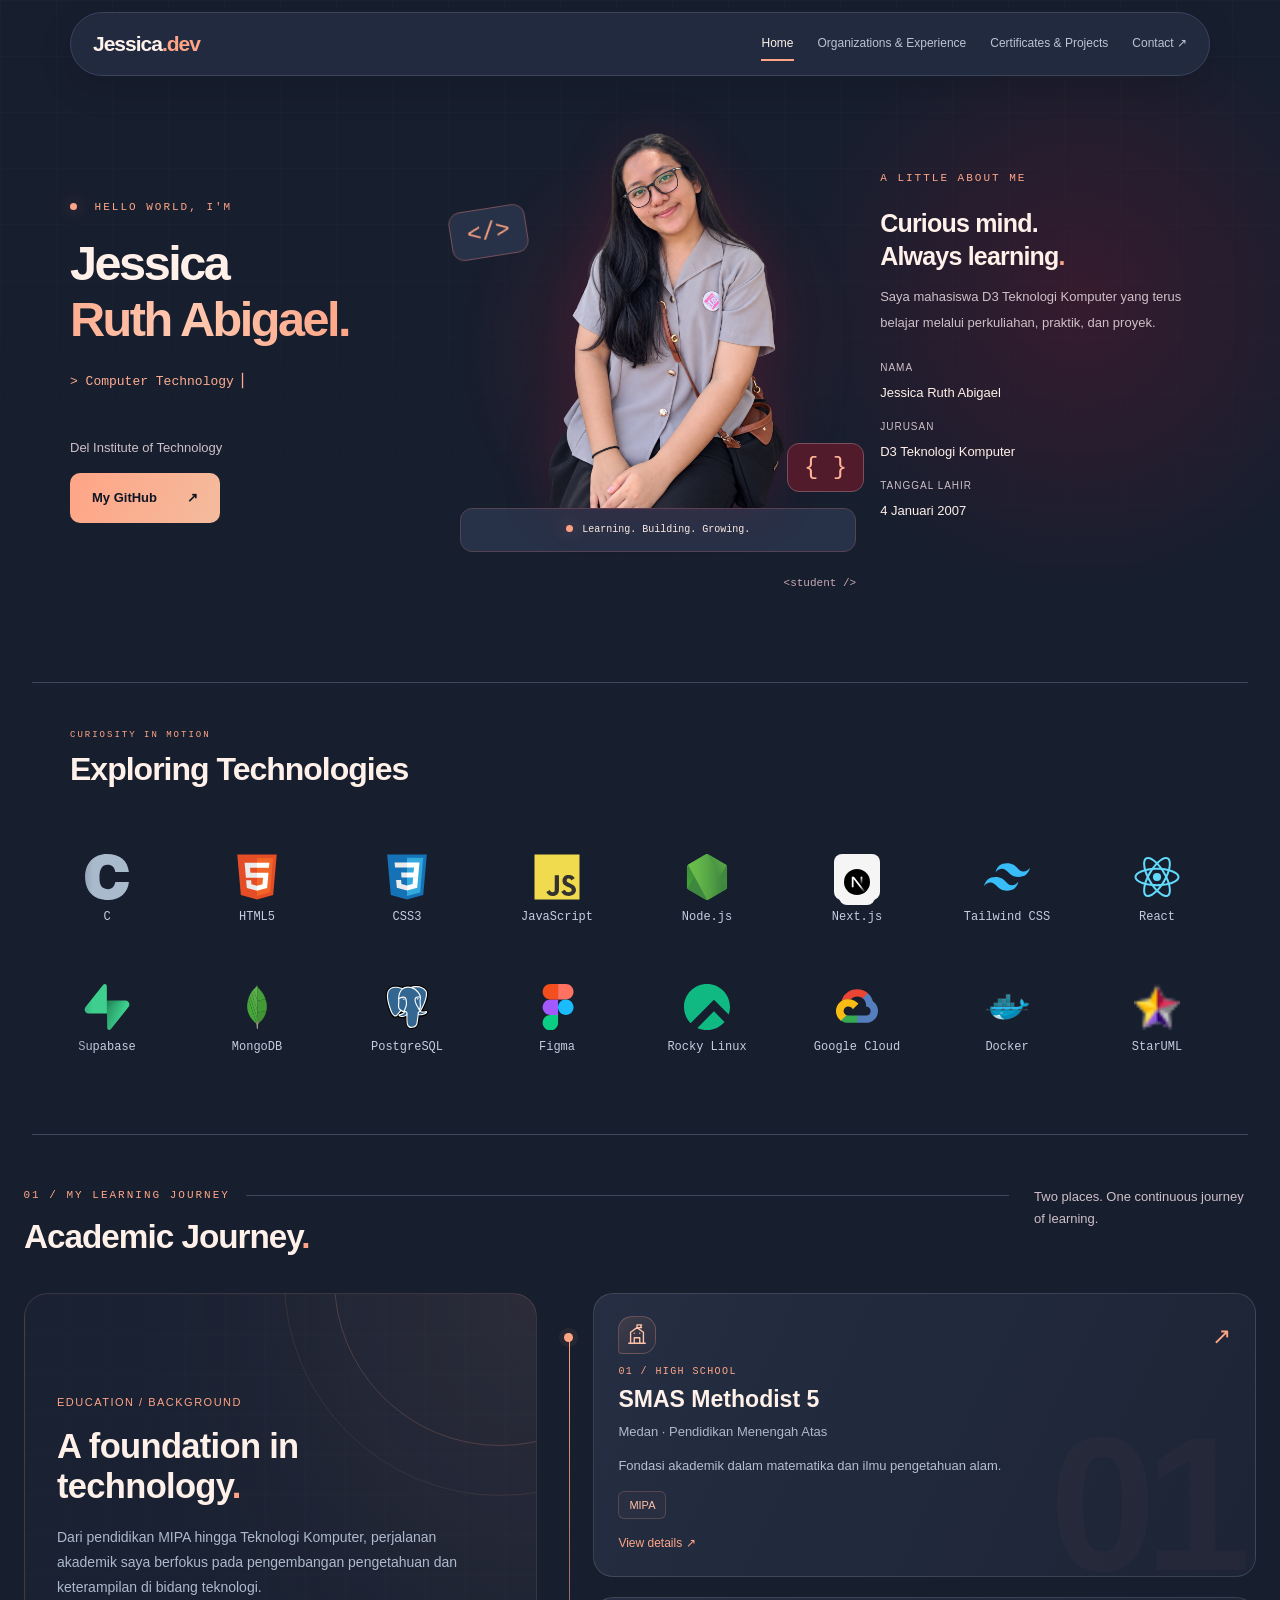
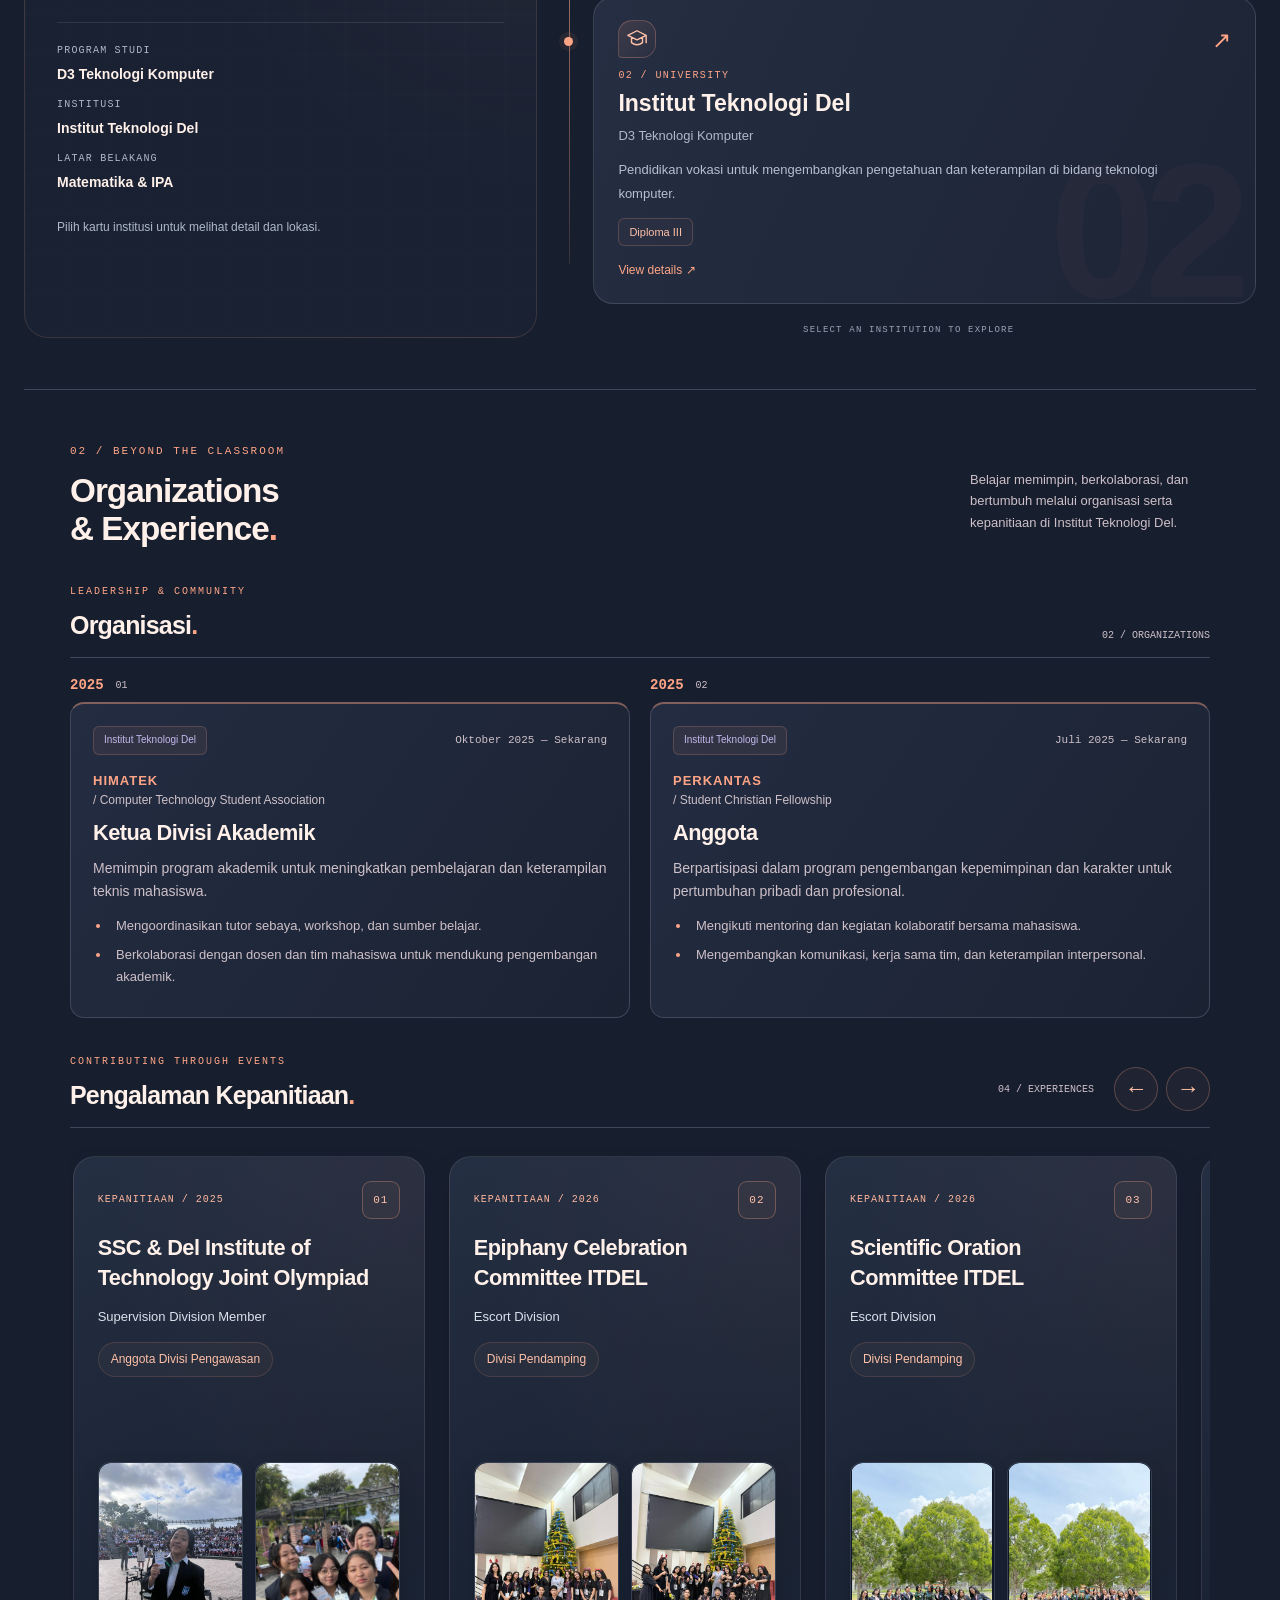
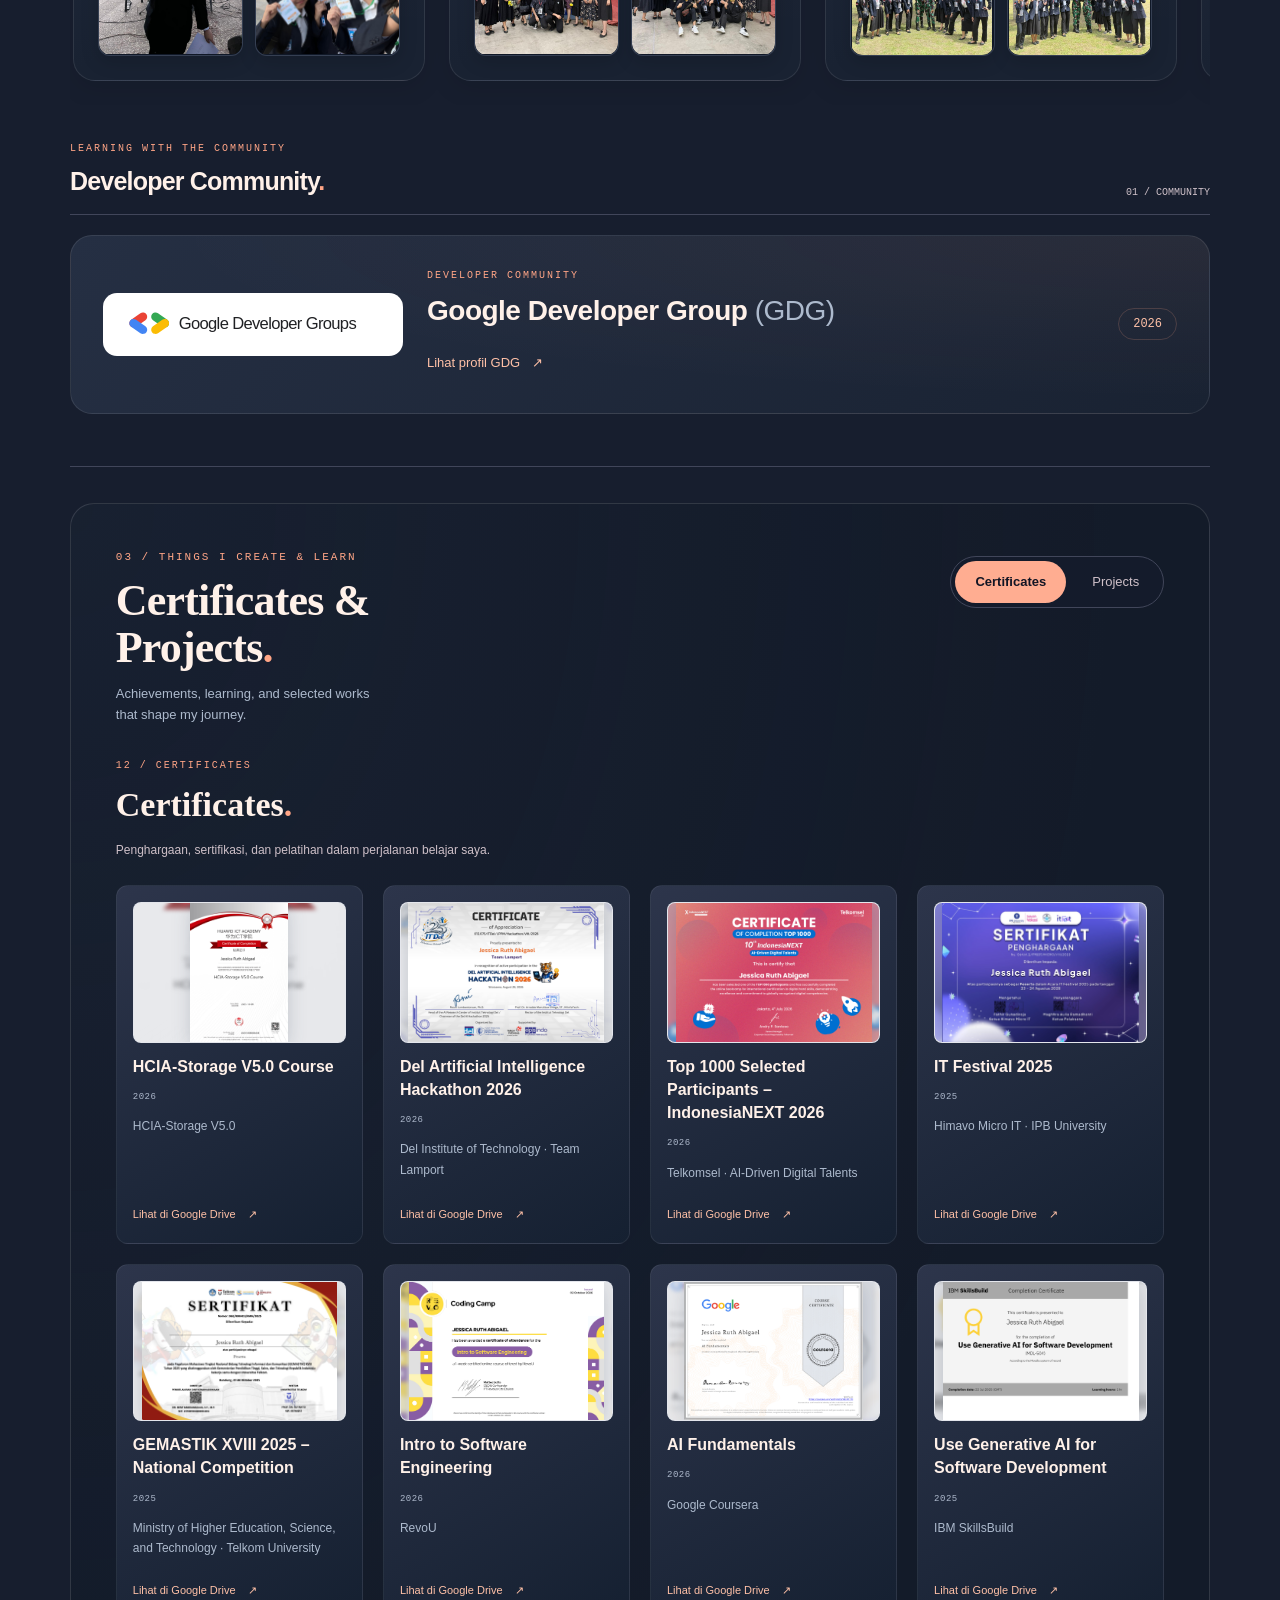
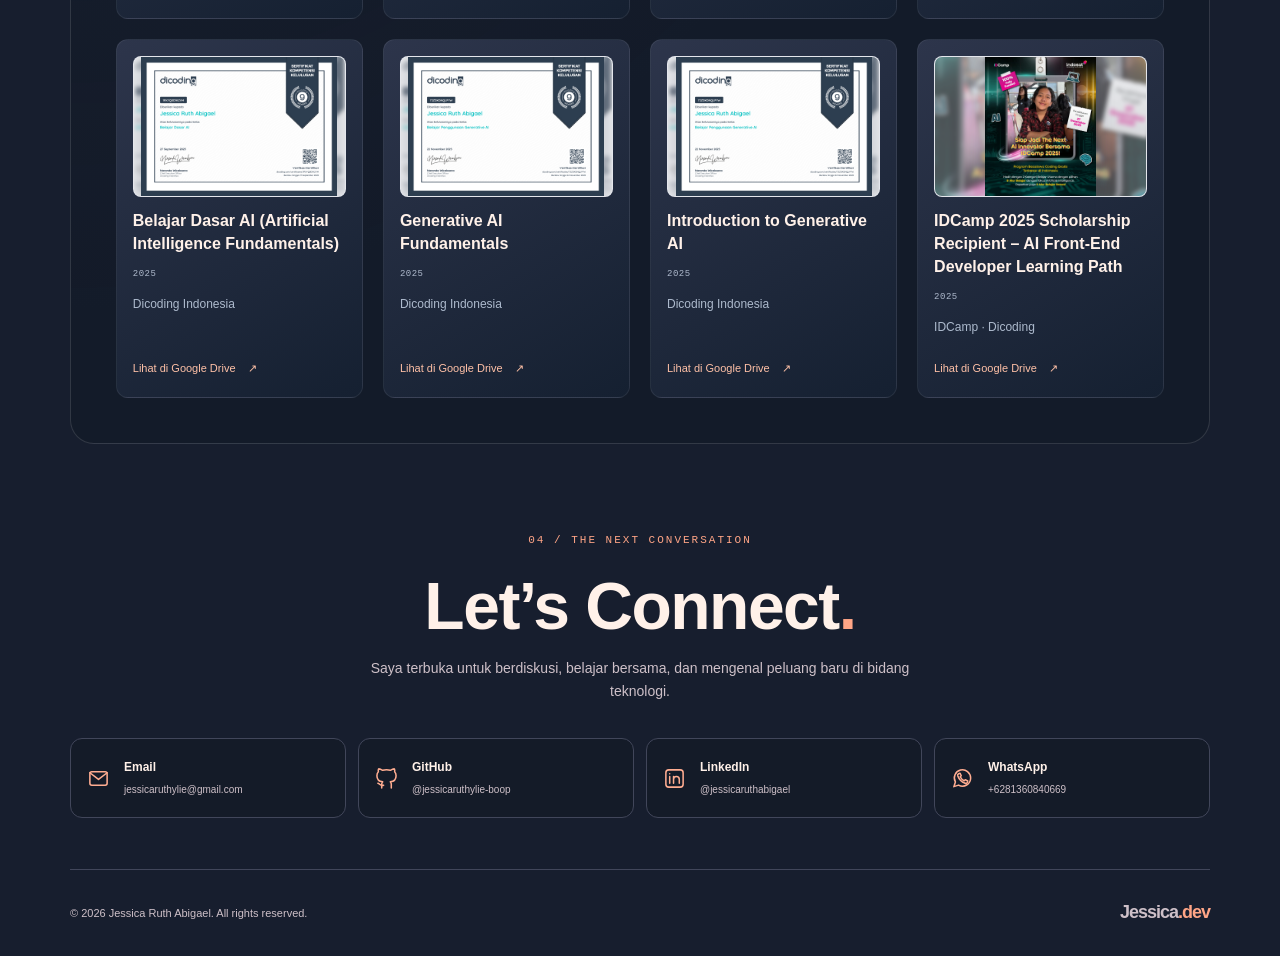
<file: portofolio-jessicaruth/jessica-dark/index.html>
<!doctype html>
<html lang="id">
  <head>
    <meta charset="UTF-8" />
    <meta name="viewport" content="width=device-width,initial-scale=1" />
    <meta
      name="description"
      content="Portofolio Jessica Ruth Abigael — mahasiswa D3 Teknologi Komputer."
    />
    <title>Jessica.dev — Personal Portfolio</title>
    <link rel="stylesheet" href="style.css" />
    <link rel="stylesheet" href="education-universe.css" />
    <script src="script.js" defer></script>
    <script src="education-universe.js" defer></script>
    <style>
      /* Education side panel layout; other website sections are unchanged. */
      #education .au2-layout {
        display: grid;
        grid-template-columns: minmax(0, 0.85fr) minmax(0, 1.15fr);
        align-items: center;
        gap: clamp(24px, 5vw, 76px);
        min-height: 560px;
      }
      #education .au2-info {
        min-width: 0;
        border-left: 2px solid #ffa58670;
        padding: 25px 0 25px 26px;
        text-align: left;
      }
      #education .au2-info-empty > span,
      #education .au2-info-top > span,
      #education .au2-info-location-label {
        color: #ffa586;
        letter-spacing: 1.5px;
        font-size: 11px;
      }
      #education .au2-info h3 {
        color: #fff1e9;
        font-size: clamp(22px, 2.4vw, 32px);
        line-height: 1.22;
        margin: 17px 0 12px;
      }
      #education .au2-accent {
        color: #ffa586;
      }
      #education .au2-info p {
        color: #adbacd;
        font-size: 13px;
        line-height: 1.8;
      }
      #education .au2-info-top {
        display: flex;
        justify-content: space-between;
        align-items: center;
        gap: 12px;
      }
      #education #au2-info-close {
        background: transparent;
        border: 0;
        color: #fff1e9;
        font-size: 27px;
        cursor: pointer;
      }
      #education #au2-info-stats {
        display: grid;
        grid-template-columns: repeat(3, minmax(0, 1fr));
        gap: 12px;
        margin: 22px 0;
        padding: 16px 0;
        border-block: 1px solid #ffffff25;
      }
      #education .au2-info-stat-label {
        display: block;
        color: #aeb8c9;
        font:
          10px Consolas,
          monospace;
        margin-bottom: 8px;
      }
      #education .au2-info-stat-value {
        display: block;
        color: #fff1e9;
        font-size: 13px;
        overflow-wrap: anywhere;
      }
      #education .au2-info-map {
        height: 185px;
        border-radius: 9px;
        border: 1px solid #ffffff24;
        overflow: hidden;
      }
      #education .au2-info-map iframe {
        display: block;
        width: 100%;
        height: 100%;
        border: 0;
      }
      #education #au2-info-map-link {
        display: inline-block;
        color: #ffa586;
        font-size: 13px;
        margin-top: 12px;
      }
      #education .au2-info-content[hidden],
      #education .au2-info-empty[hidden] {
        display: none !important;
      }
      #education .au2-orbit-area {
        min-width: 0;
      }
      #education .au2-ring,
      #education .au2-center {
        pointer-events: none;
      }
      #education .au2-orbiter {
        z-index: 5;
      }
      #education .au2-choice {
        cursor: pointer;
        position: relative;
        z-index: 6;
        pointer-events: auto;
      }
      #education .au2-choice:focus-visible {
        outline: 2px solid #ffa586;
        outline-offset: 5px;
      }
      #education .au2-choice[aria-pressed="true"] strong {
        color: #ffa586;
      }
      #education .au2.has-selection .au2-orbiter,
      #education .au2.has-selection .au2-satellite,
      #education .au2.has-selection .au2-choice {
        animation-play-state: paused !important;
      }
      @media (max-width: 900px) {
        #education .au2-layout {
          grid-template-columns: 1fr;
          gap: 6px;
        }
        #education .au2-orbit-area {
          order: 1;
        }
        #education .au2-info {
          order: 2;
          margin-top: 14px;
        }
      }
      @media (max-width: 460px) {
        #education #au2-info-stats {
          grid-template-columns: repeat(2, minmax(0, 1fr));
        }
      }
    </style>
  </head>
  <body>
    <a class="skip" href="#main">Lewati navigasi</a>
    <div class="ambient" aria-hidden="true"></div>
    <header class="header">
      <nav class="nav wrap" aria-label="Navigasi utama">
        <a class="brand" href="#home">Jessica<span>.dev</span></a
        ><button
          class="menu-button"
          type="button"
          aria-label="Buka menu"
          aria-controls="nav-menu"
          aria-expanded="false"
        >
          ☰
        </button>
        <div class="nav-menu" id="nav-menu">
          <a href="#home" aria-current="location">Home</a
          ><a href="#experience">Organizations &amp; Experience</a
          ><a href="#projects">Certificates &amp; Projects</a
          ><a href="#contact">Contact <span aria-hidden="true">↗</span></a>
        </div>
      </nav>
    </header>
    <main id="main">
      <section id="home" class="home wrap">
        <div class="hero">
          <div class="hero-copy reveal">
            <p class="eyebrow">
              <span class="status-dot"></span> HELLO WORLD, I'M
            </p>
            <h1>Jessica<br /><span>Ruth Abigael.</span></h1>
            <p class="role">
              <span aria-hidden="true">&gt; </span
              ><span id="typed">Computer Technology Student</span
              ><span class="caret" aria-hidden="true">▏</span>
            </p>
            <p class="intro">Del Institute of Technology</p>
            <a
              class="primary-button"
              href="https://github.com/jessicaruthylie-boop"
              target="_blank"
              rel="noopener noreferrer"
              >My GitHub <span aria-hidden="true">↗</span></a
            >
          </div>
          <div class="portrait-stage reveal">
            <span class="code-float code-a" aria-hidden="true">&lt;/&gt;</span
            ><span class="code-float code-b" aria-hidden="true">{ }</span>
            <div class="portrait-frame">
              <div class="portrait-inner">
                <div class="photo-fallback" id="photo-fallback" hidden>
                  <span class="photo-initial">J<span>.</span></span
                  ><span class="mono">YOUR PHOTO HERE</span>
                </div>
                <!-- Simpan foto-jessica.png di folder yang sama; foto tanpa latar disarankan. --><img
                  id="profile-photo"
                  src="foto-jessica.png"
                  alt="Foto Jessica Ruth Abigael"
                />
              </div>
              <div class="portrait-caption">
                <span class="status-dot"></span
                ><span>Learning. Building. Growing.</span>
              </div>
            </div>
            <span class="coordinate mono" aria-hidden="true"
              >&lt;student /&gt;</span
            >
          </div>
          <div class="about-copy reveal">
            <p class="eyebrow">A LITTLE ABOUT ME</p>
            <h2>Curious mind.<br />Always learning<span>.</span></h2>
            <p class="intro">
              Saya mahasiswa D3 Teknologi Komputer yang terus belajar melalui
              perkuliahan, praktik, dan proyek.
            </p>
            <!-- EDIT BIODATA DI SINI -->
            <dl class="bio">
              <div>
                <dt>Nama</dt>
                <dd>Jessica Ruth Abigael</dd>
              </div>
              <div>
                <dt>Jurusan</dt>
                <dd>D3 Teknologi Komputer</dd>
              </div>
              <div>
                <dt>Tanggal lahir</dt>
                <dd>4 Januari 2007</dd>
              </div>
            </dl>
          </div>
        </div>
        <section class="technologies reveal" aria-labelledby="tech-title">
          <div class="small-heading">
            <div>
              <p class="eyebrow">CURIOSITY IN MOTION</p>
              <h2 id="tech-title">Exploring Technologies</h2>
            </div>
          </div>
          <div class="marquee-pair">
            <div
              class="marquee"
              tabindex="0"
              aria-label="Teknologi yang dieksplorasi, baris 1"
            >
              <div class="marquee-track">
                <ul class="tech-list">
                  <li>
                    <span class="tech-icon tech-icon-c"
                      ><img
                        src="assets/icons/c.svg"
                        alt=""
                        width="44"
                        height="44"
                        loading="lazy" /></span
                    ><span>C</span>
                  </li>
                  <li>
                    <span class="tech-icon tech-icon-html5"
                      ><img
                        src="assets/icons/html5.svg"
                        alt=""
                        width="44"
                        height="44"
                        loading="lazy" /></span
                    ><span>HTML5</span>
                  </li>
                  <li>
                    <span class="tech-icon tech-icon-css3"
                      ><img
                        src="assets/icons/css3.svg"
                        alt=""
                        width="44"
                        height="44"
                        loading="lazy" /></span
                    ><span>CSS3</span>
                  </li>
                  <li>
                    <span class="tech-icon tech-icon-javascript"
                      ><img
                        src="assets/icons/javascript.svg"
                        alt=""
                        width="44"
                        height="44"
                        loading="lazy" /></span
                    ><span>JavaScript</span>
                  </li>
                  <li>
                    <span class="tech-icon tech-icon-nodejs"
                      ><img
                        src="assets/icons/nodejs.svg"
                        alt=""
                        width="44"
                        height="44"
                        loading="lazy" /></span
                    ><span>Node.js</span>
                  </li>
                  <li>
                    <span class="tech-icon tech-icon-nextjs"
                      ><img
                        src="assets/icons/nextjs.svg"
                        alt=""
                        width="44"
                        height="44"
                        loading="lazy" /></span
                    ><span>Next.js</span>
                  </li>
                  <li>
                    <span class="tech-icon tech-icon-tailwindcss"
                      ><img
                        src="assets/icons/tailwindcss.svg"
                        alt=""
                        width="44"
                        height="44"
                        loading="lazy" /></span
                    ><span>Tailwind CSS</span>
                  </li>
                  <li>
                    <span class="tech-icon tech-icon-react"
                      ><img
                        src="assets/icons/react.svg"
                        alt=""
                        width="44"
                        height="44"
                        loading="lazy" /></span
                    ><span>React</span>
                  </li>
                  <li>
                    <span class="tech-icon tech-icon-laravel"
                      ><img
                        src="assets/icons/laravel.svg"
                        alt=""
                        width="44"
                        height="44"
                        loading="lazy" /></span
                    ><span>Laravel</span>
                  </li>
                  <li>
                    <span class="tech-icon tech-icon-php"
                      ><img
                        src="assets/icons/php.svg"
                        alt=""
                        width="44"
                        height="44"
                        loading="lazy" /></span
                    ><span>PHP</span>
                  </li>
                  <li>
                    <span class="tech-icon tech-icon-go"
                      ><img
                        src="assets/icons/go.svg"
                        alt=""
                        width="44"
                        height="44"
                        loading="lazy" /></span
                    ><span>Go (Golang)</span>
                  </li>
                  <li>
                    <span class="tech-icon tech-icon-mysql"
                      ><img
                        src="assets/icons/mysql.svg"
                        alt=""
                        width="44"
                        height="44"
                        loading="lazy" /></span
                    ><span>MySQL</span>
                  </li>
                  <li>
                    <span class="tech-icon tech-icon-jupyter"
                      ><img
                        src="assets/icons/jupyter.svg"
                        alt=""
                        width="44"
                        height="44"
                        loading="lazy" /></span
                    ><span>Jupyter</span>
                  </li>
                </ul>
              </div>
            </div>
            <div
              class="marquee marquee-reverse"
              tabindex="0"
              aria-label="Teknologi yang dieksplorasi, baris 2"
            >
              <div class="marquee-track">
                <ul class="tech-list">
                  <li>
                    <span class="tech-icon tech-icon-supabase"
                      ><img
                        src="assets/icons/supabase.svg"
                        alt=""
                        width="44"
                        height="44"
                        loading="lazy" /></span
                    ><span>Supabase</span>
                  </li>
                  <li>
                    <span class="tech-icon tech-icon-mongodb"
                      ><img
                        src="assets/icons/mongodb.svg"
                        alt=""
                        width="44"
                        height="44"
                        loading="lazy" /></span
                    ><span>MongoDB</span>
                  </li>
                  <li>
                    <span class="tech-icon tech-icon-postgresql"
                      ><img
                        src="assets/icons/postgresql.svg"
                        alt=""
                        width="44"
                        height="44"
                        loading="lazy" /></span
                    ><span>PostgreSQL</span>
                  </li>
                  <li>
                    <span class="tech-icon tech-icon-figma"
                      ><img
                        src="assets/icons/figma.svg"
                        alt=""
                        width="44"
                        height="44"
                        loading="lazy" /></span
                    ><span>Figma</span>
                  </li>
                  <li>
                    <span class="tech-icon tech-icon-rockylinux"
                      ><img
                        src="assets/icons/rockylinux.svg"
                        alt=""
                        width="44"
                        height="44"
                        loading="lazy" /></span
                    ><span>Rocky Linux</span>
                  </li>
                  <li>
                    <span class="tech-icon tech-icon-googlecloud"
                      ><img
                        src="assets/icons/googlecloud.svg"
                        alt=""
                        width="44"
                        height="44"
                        loading="lazy" /></span
                    ><span>Google Cloud</span>
                  </li>
                  <li>
                    <span class="tech-icon tech-icon-docker"
                      ><img
                        src="assets/icons/docker.svg"
                        alt=""
                        width="44"
                        height="44"
                        loading="lazy" /></span
                    ><span>Docker</span>
                  </li>
                  <li>
                    <span class="tech-icon tech-icon-staruml"
                      ><img
                        src="assets/icons/staruml.ico"
                        alt=""
                        width="44"
                        height="44"
                        loading="lazy" /></span
                    ><span>StarUML</span>
                  </li>
                  <li>
                    <span class="tech-icon tech-icon-visualparadigm"
                      ><img
                        src="assets/icons/visualparadigm.ico"
                        alt=""
                        width="44"
                        height="44"
                        loading="lazy" /></span
                    ><span>Visual Paradigm</span>
                  </li>
                  <li>
                    <span class="tech-icon tech-icon-bizagi"
                      ><img
                        src="assets/icons/bizagi.ico"
                        alt=""
                        width="44"
                        height="44"
                        loading="lazy" /></span
                    ><span>Bizagi</span>
                  </li>
                  <li>
                    <span class="tech-icon tech-icon-java"
                      ><img
                        src="assets/icons/java.svg"
                        alt=""
                        width="44"
                        height="44"
                        loading="lazy" /></span
                    ><span>Java</span>
                  </li>
                  <li>
                    <span class="tech-icon tech-icon-python"
                      ><img
                        src="assets/icons/python.svg"
                        alt=""
                        width="44"
                        height="44"
                        loading="lazy" /></span
                    ><span>Python</span>
                  </li>
                </ul>
              </div>
            </div>
          </div>
        </section>
      </section>

      <!-- EDUCATION: full-width academic journey -->
      <section
        id="education"
        class="section education"
        aria-labelledby="education-title"
      >
        <div class="section-heading reveal">
          <div>
            <p class="eyebrow">01 / MY LEARNING JOURNEY</p>
            <h2 id="education-title">Academic Journey<span>.</span></h2>
          </div>
          <p>Two places. One continuous journey of learning.</p>
        </div>

        <div
          class="au2"
          id="academic-universe"
          aria-label="Interactive academic journey"
        >
          <div class="au2-layout">
            <!-- Academic details for the selected institution. -->
            <aside id="au2-info" class="au2-info" aria-live="polite">
              <div class="au2-info-empty">
                <span>EDUCATION / BACKGROUND</span>
                <h3>
                  A foundation in technology<span class="au2-accent">.</span>
                </h3>
                <p>
                  Dari pendidikan MIPA hingga Teknologi Komputer, perjalanan
                  akademik saya berfokus pada pengembangan pengetahuan dan
                  keterampilan di bidang teknologi.
                </p>
                <dl class="au2-overview">
                  <div>
                    <dt>PROGRAM STUDI</dt>
                    <dd>D3 Teknologi Komputer</dd>
                  </div>
                  <div>
                    <dt>INSTITUSI</dt>
                    <dd>Institut Teknologi Del</dd>
                  </div>
                  <div>
                    <dt>LATAR BELAKANG</dt>
                    <dd>Matematika &amp; IPA</dd>
                  </div>
                </dl>
                <p class="au2-overview-hint">
                  Pilih kartu institusi untuk melihat detail dan lokasi.
                </p>
              </div>
              <div class="au2-info-content" hidden>
                <div class="au2-info-top">
                  <span id="au2-info-category"></span>
                  <button
                    id="au2-info-close"
                    type="button"
                    aria-label="Tutup informasi"
                  >
                    &times;
                  </button>
                </div>
                <h3 id="au2-info-name"></h3>
                <p id="au2-info-program"></p>
                <div id="au2-info-stats"></div>
                <p class="au2-info-location-label">INSTITUTION LOCATION</p>
                <div class="au2-info-map">
                  <iframe
                    id="au2-info-map-frame"
                    title="Lokasi institusi"
                    loading="lazy"
                    referrerpolicy="no-referrer-when-downgrade"
                  ></iframe>
                </div>
                <a
                  id="au2-info-map-link"
                  target="_blank"
                  rel="noopener noreferrer"
                  >Lihat Peta di Google Maps ↗</a
                >
              </div>
            </aside>

            <!-- Institution cards open the academic detail panel. -->
            <div class="au2-orbit-area">
              <div class="au2-stage">
                <div class="au2-ring au2-ring-outer" aria-hidden="true"></div>
                <div class="au2-ring au2-ring-inner" aria-hidden="true"></div>
                <div class="au2-center" aria-hidden="true">
                  <span class="au2-symbol">✳</span>
                  <strong>Education</strong>
                  <small>My Journey</small>
                </div>
                <div class="au2-orbiter au2-orbiter-one">
                  <div class="au2-satellite">
                    <button
                      type="button"
                      class="au2-choice"
                      data-au2="methodist"
                      aria-pressed="false"
                    >
                      <span class="au2-card-icon" aria-hidden="true"
                        ><svg
                          viewBox="0 0 24 24"
                          fill="none"
                          stroke="currentColor"
                          stroke-width="1.5"
                          stroke-linecap="round"
                          stroke-linejoin="round"
                        >
                          <path
                            d="M3 21h18M5 21V9l7-5 7 5v12M9 21v-6h6v6M9 10h.01M15 10h.01M12 4V1h5l-1 1.5L17 4h-5"
                          /></svg
                      ></span>
                      <span class="au2-index">01 / HIGH SCHOOL</span>
                      <strong>SMAS Methodist 5</strong>
                      <small>Medan &middot; Pendidikan Menengah Atas</small>
                      <span class="au2-card-description"
                        >Fondasi akademik dalam matematika dan ilmu pengetahuan
                        alam.</span
                      >
                      <span class="au2-card-tag">MIPA</span>
                      <span class="au2-action">View details ↗</span>
                    </button>
                  </div>
                </div>
                <div class="au2-orbiter au2-orbiter-two">
                  <div class="au2-satellite">
                    <button
                      type="button"
                      class="au2-choice"
                      data-au2="del"
                      aria-pressed="false"
                    >
                      <span class="au2-card-icon" aria-hidden="true"
                        ><svg
                          viewBox="0 0 24 24"
                          fill="none"
                          stroke="currentColor"
                          stroke-width="1.5"
                          stroke-linecap="round"
                          stroke-linejoin="round"
                        >
                          <path
                            d="m2 8 10-5 10 5-10 5L2 8ZM6 10v6c4 3 8 3 12 0v-6M22 8v8"
                          /></svg
                      ></span>
                      <span class="au2-index">02 / UNIVERSITY</span>
                      <strong>Institut Teknologi Del</strong>
                      <small>D3 Teknologi Komputer</small>
                      <span class="au2-card-description"
                        >Pendidikan vokasi untuk mengembangkan pengetahuan dan
                        keterampilan di bidang teknologi komputer.</span
                      >
                      <span class="au2-card-tag">Diploma III</span>
                      <span class="au2-action">View details ↗</span>
                    </button>
                  </div>
                </div>
              </div>
              <p class="au2-hint">SELECT AN INSTITUTION TO EXPLORE</p>
            </div>
          </div>
        </div>
      </section>
      <section
        id="experience"
        class="section wrap"
        aria-labelledby="experience-title"
      >
        <div class="section-heading reveal">
          <div>
            <p class="eyebrow">02 / BEYOND THE CLASSROOM</p>
            <h2 id="experience-title">
              Organizations<br />&amp; Experience<span>.</span>
            </h2>
          </div>
          <p>
            Belajar memimpin, berkolaborasi, dan bertumbuh melalui organisasi
            serta kepanitiaan di Institut Teknologi Del.
          </p>
        </div>
        <div class="journey-layout">
          <section
            id="organizations"
            class="journey-section"
            aria-labelledby="organizations-title"
          >
            <div class="journey-section-heading">
              <div>
                <p class="eyebrow">LEADERSHIP &amp; COMMUNITY</p>
                <h3 id="organizations-title">Organisasi<span>.</span></h3>
              </div>
              <span class="journey-count">02 / ORGANIZATIONS</span>
            </div>
            <div class="organization-timeline">
              <article class="journey-card">
                <div class="journey-year">
                  <span>2025</span><small>01</small>
                </div>
                <div class="journey-content">
                  <div class="journey-meta">
                    <span class="badge">Institut Teknologi Del</span
                    ><span class="journey-date">Oktober 2025 — Sekarang</span>
                  </div>
                  <p class="organization-name">
                    HIMATEK
                    <span>/ Computer Technology Student Association</span>
                  </p>
                  <h4>Ketua Divisi Akademik</h4>
                  <p class="journey-description">
                    Memimpin program akademik untuk meningkatkan pembelajaran
                    dan keterampilan teknis mahasiswa.
                  </p>
                  <ul class="journey-responsibilities">
                    <li>
                      Mengoordinasikan tutor sebaya, workshop, dan sumber
                      belajar.
                    </li>
                    <li>
                      Berkolaborasi dengan dosen dan tim mahasiswa untuk
                      mendukung pengembangan akademik.
                    </li>
                  </ul>
                </div>
              </article>
              <article class="journey-card">
                <div class="journey-year">
                  <span>2025</span><small>02</small>
                </div>
                <div class="journey-content">
                  <div class="journey-meta">
                    <span class="badge">Institut Teknologi Del</span
                    ><span class="journey-date">Juli 2025 — Sekarang</span>
                  </div>
                  <p class="organization-name">
                    PERKANTAS <span>/ Student Christian Fellowship</span>
                  </p>
                  <h4>Anggota</h4>
                  <p class="journey-description">
                    Berpartisipasi dalam program pengembangan kepemimpinan dan
                    karakter untuk pertumbuhan pribadi dan profesional.
                  </p>
                  <ul class="journey-responsibilities">
                    <li>
                      Mengikuti mentoring dan kegiatan kolaboratif bersama
                      mahasiswa.
                    </li>
                    <li>
                      Mengembangkan komunikasi, kerja sama tim, dan keterampilan
                      interpersonal.
                    </li>
                  </ul>
                </div>
              </article>
            </div>
          </section>
          <section
            id="committee-experience"
            class="journey-section"
            aria-labelledby="committee-title"
          >
            <div class="journey-section-heading">
              <div>
                <p class="eyebrow">CONTRIBUTING THROUGH EVENTS</p>
                <h3 id="committee-title">
                  Pengalaman Kepanitiaan<span>.</span>
                </h3>
              </div>
              <div class="committee-navigation">
                <span class="journey-count">04 / EXPERIENCES</span>
                <div class="committee-arrows" hidden>
                  <button
                    type="button"
                    data-committee-direction="-1"
                    aria-label="Geser ke pengalaman sebelumnya"
                    aria-controls="committee-track"
                  >
                    &#8592;
                  </button>
                  <button
                    type="button"
                    data-committee-direction="1"
                    aria-label="Geser ke pengalaman berikutnya"
                    aria-controls="committee-track"
                  >
                    &#8594;
                  </button>
                </div>
              </div>
            </div>
            <div
              class="experience-board"
              id="committee-track"
              tabindex="0"
              role="region"
              aria-label="Galeri pengalaman kepanitiaan, geser untuk melihat kegiatan lainnya"
            >
              <article class="experience-tile">
                <div class="experience-topline">
                  <span>KEPANITIAAN / 2025</span
                  ><span aria-hidden="true">01</span>
                </div>
                <h4>SSC &amp; Del Institute of Technology Joint Olympiad</h4>
                <p class="event-name">Supervision Division Member</p>
                <p class="event-role">Anggota Divisi Pengawasan</p>
                <div
                  class="mini-gallery supervision-gallery"
                  aria-label="Dokumentasi SSC dan Del Institute of Technology Joint Olympiad"
                >
                  <a
                    href="assets/supervision/supervision-1.jpg"
                    target="_blank"
                    rel="noopener noreferrer"
                    aria-label="Buka foto dokumentasi Joint Olympiad 1 dalam ukuran penuh"
                  >
                    <img
                      src="assets/supervision/supervision-1.jpg"
                      alt="Dokumentasi kegiatan SSC dan Del Institute of Technology Joint Olympiad, foto 1"
                      width="960"
                      height="1280"
                      loading="lazy"
                    />
                  </a>
                  <a
                    href="assets/supervision/supervision-2.jpg"
                    target="_blank"
                    rel="noopener noreferrer"
                    aria-label="Buka foto dokumentasi Joint Olympiad 2 dalam ukuran penuh"
                  >
                    <img
                      src="assets/supervision/supervision-2.jpg"
                      alt="Dokumentasi kegiatan SSC dan Del Institute of Technology Joint Olympiad, foto 2"
                      width="2316"
                      height="3088"
                      loading="lazy"
                    />
                  </a>
                </div>
              </article>
              <article class="experience-tile">
                <div class="experience-topline">
                  <span>KEPANITIAAN / 2026</span
                  ><span aria-hidden="true">02</span>
                </div>
                <h4>Epiphany Celebration Committee ITDEL</h4>
                <p class="event-name">Escort Division</p>
                <p class="event-role">Divisi Pendamping</p>
                <div
                  class="mini-gallery epiphany-gallery"
                  aria-label="Dokumentasi Epiphany Celebration Committee ITDEL"
                >
                  <a
                    href="assets/epiphany/epiphany-1.jpg"
                    target="_blank"
                    rel="noopener noreferrer"
                    aria-label="Buka foto Epiphany Celebration 1 dalam ukuran penuh"
                  >
                    <img
                      src="assets/epiphany/epiphany-1.jpg"
                      alt="Foto bersama panitia Epiphany Celebration ITDEL, foto 1"
                      width="960"
                      height="1280"
                      loading="lazy"
                    />
                  </a>
                  <a
                    href="assets/epiphany/epiphany-2.jpg"
                    target="_blank"
                    rel="noopener noreferrer"
                    aria-label="Buka foto Epiphany Celebration 2 dalam ukuran penuh"
                  >
                    <img
                      src="assets/epiphany/epiphany-2.jpg"
                      alt="Foto bersama panitia Epiphany Celebration ITDEL, foto 2"
                      width="960"
                      height="1280"
                      loading="lazy"
                    />
                  </a>
                </div>
              </article>
              <article class="experience-tile">
                <div class="experience-topline">
                  <span>KEPANITIAAN / 2026</span
                  ><span aria-hidden="true">03</span>
                </div>
                <h4>Scientific Oration Committee ITDEL</h4>
                <p class="event-name">Escort Division</p>
                <p class="event-role">Divisi Pendamping</p>
                <div
                  class="mini-gallery scientific-oration-gallery"
                  aria-label="Dokumentasi Scientific Oration Committee ITDEL"
                >
                  <a
                    href="scientific-oration/scientific-oration-1.jpg"
                    target="_blank"
                    rel="noopener noreferrer"
                    aria-label="Buka foto Scientific Oration 1 dalam ukuran penuh"
                  >
                    <img
                      src="scientific-oration/scientific-oration-1.jpg"
                      alt="Foto bersama panitia Scientific Oration ITDEL, foto 1"
                      loading="lazy"
                    />
                  </a>
                  <a
                    href="scientific-oration/scientific-oration-2.jpg"
                    target="_blank"
                    rel="noopener noreferrer"
                    aria-label="Buka foto Scientific Oration 2 dalam ukuran penuh"
                  >
                    <img
                      src="scientific-oration/scientific-oration-2.jpg"
                      alt="Foto bersama panitia Scientific Oration ITDEL, foto 2"
                      loading="lazy"
                    />
                  </a>
                </div>
              </article>
              <article class="experience-tile">
                <div class="experience-topline">
                  <span
                    >KEPANITIAAN /
                    <time datetime="2025-09">SEPTEMBER 2025</time></span
                  >
                  <span aria-hidden="true">04</span>
                </div>
                <h4>
                  19th Del Institute of Technology Inauguration, Graduation
                  &amp; Anniversary Celebration
                </h4>
                <p class="event-name">Decoration Committee Member</p>
                <p class="event-role">Anggota Panitia Dekorasi</p>
                <div
                  class="mini-gallery decoration-gallery"
                  aria-label="Dokumentasi kepanitiaan Inauguration, Graduation dan Anniversary ITDEL ke-19"
                >
                  <a
                    href="assets/decoration/decoration-1.jpg"
                    target="_blank"
                    rel="noopener noreferrer"
                    aria-label="Buka foto kepanitiaan dekorasi 1 dalam ukuran penuh"
                  >
                    <img
                      src="assets/decoration/decoration-1.jpg"
                      alt="Dokumentasi Jessica sebagai panitia dekorasi perayaan ITDEL ke-19, foto 1"
                      width="960"
                      height="1280"
                      loading="lazy"
                    />
                  </a>
                  <a
                    href="assets/decoration/decoration-2.jpg"
                    target="_blank"
                    rel="noopener noreferrer"
                    aria-label="Buka foto kepanitiaan dekorasi 2 dalam ukuran penuh"
                  >
                    <img
                      src="assets/decoration/decoration-2.jpg"
                      alt="Dokumentasi Jessica sebagai panitia dekorasi perayaan ITDEL ke-19, foto 2"
                      width="960"
                      height="1280"
                      loading="lazy"
                    />
                  </a>
                </div>
              </article>
            </div>
          </section>
          <section
            id="developer-community"
            class="journey-section"
            aria-labelledby="community-title"
          >
            <div class="journey-section-heading">
              <div>
                <p class="eyebrow">LEARNING WITH THE COMMUNITY</p>
                <h3 id="community-title">Developer Community<span>.</span></h3>
              </div>
              <span class="journey-count">01 / COMMUNITY</span>
            </div>
            <article class="community-card">
              <a
                class="community-logo"
                href="https://gdg.community.dev/u/mm3yek/#/about"
                target="_blank"
                rel="noopener noreferrer"
                aria-label="Lihat profil GDG Jessica (tab baru)"
              >
                <img
                  src="assets/icons/gdg.svg"
                  alt="Google Developer Groups"
                  width="416"
                  height="60"
                  loading="lazy"
                />
              </a>
              <div class="community-copy">
                <p class="eyebrow">DEVELOPER COMMUNITY</p>
                <h4>Google Developer Group <span>(GDG)</span></h4>
                <a
                  class="community-profile"
                  href="https://gdg.community.dev/u/mm3yek/#/about"
                  target="_blank"
                  rel="noopener noreferrer"
                  >Lihat profil GDG <span aria-hidden="true">&#8599;</span></a
                >
              </div>
              <time class="community-year" datetime="2026">2026</time>
            </article>
          </section>
        </div>
      </section>
      <section id="projects" class="section wrap">
        <div class="portfolio-heading">
          <div class="section-heading reveal">
            <div>
              <p class="eyebrow">03 / THINGS I CREATE &amp; LEARN</p>
              <h2>Certificates &amp;<br />Projects<span>.</span></h2>
              <p class="portfolio-subtitle">
                Achievements, learning, and selected works that shape my
                journey.
              </p>
            </div>
          </div>
          <div class="tabs" id="project-tabs" aria-label="Jenis karya" hidden>
            <button
              type="button"
              id="certificates-tab"
              aria-controls="certificates-panel"
              aria-selected="true"
            >
              Certificates
            </button>
            <button
              type="button"
              id="projects-tab"
              aria-controls="projects-panel"
              aria-selected="false"
            >
              Projects
            </button>
          </div>
        </div>
        <div id="certificates-panel">
          <h3 class="no-js-label">Certificates</h3>
          <div class="certificate-collection-heading">
            <div class="certificate-collection-copy">
              <p class="eyebrow">12 / CERTIFICATES</p>
              <h3>Certificates<span>.</span></h3>
              <p class="work-panel-intro">
                Penghargaan, sertifikasi, dan pelatihan dalam perjalanan belajar
                saya.
              </p>
            </div>
          </div>
          <div
            id="certificate-stack"
            class="certificate-stack"
            role="region"
            aria-label="Galeri Certificates"
          >
            <article class="credential-entry">
              <figure class="credential-image">
                <img
                  src="assets/hcia-storage-v5.png"
                  alt="Sertifikat HCIA-Storage V5.0 Course untuk Jessica Ruth Abigael"
                  width="640"
                  height="420"
                  loading="lazy"
                />
                <figcaption>
                  HCIA-Storage V5.0 Course ? Jessica Ruth Abigael
                </figcaption>
              </figure>
              <div class="work-entry-meta">
                <span>Certification</span><time datetime="2026">2026</time>
              </div>
              <h4>HCIA-Storage V5.0 Course</h4>
              <p>HCIA-Storage V5.0</p>
              <a
                class="work-drive-link"
                href="https://drive.google.com/file/d/1Out3J3zmdJUGjdlPlJi_2pnHFvWB-M_V/view?usp=sharing"
                target="_blank"
                rel="noopener noreferrer"
                >Lihat di Google Drive
                <span aria-hidden="true">&#8599;</span></a
              >
            </article>
            <article class="credential-entry">
              <!-- Ganti src dengan lokasi gambar sertifikat ini, misalnya assets/certificates/nama-sertifikat.jpg. -->
              <figure class="credential-image">
                <img
                  src="assets/del-ai-hackathon-2026.jpg"
                  alt="Certificate of Appreciation Del Artificial Intelligence Hackathon 2026 untuk Jessica Ruth Abigael, Team Lamport"
                  loading="lazy"
                />
                <figcaption>
                  Del Artificial Intelligence Hackathon 2026 · Jessica Ruth
                  Abigael · Team Lamport
                </figcaption>
              </figure>
              <div class="work-entry-meta">
                <span>Certificate of Appreciation</span
                ><time datetime="2026">2026</time>
              </div>
              <h4>Del Artificial Intelligence Hackathon 2026</h4>
              <p>Del Institute of Technology · Team Lamport</p>

              <!-- Tambahkan href="URL_GOOGLE_DRIVE" pada tautan di bawah, hapus aria-disabled, lalu ubah teks menjadi "Lihat di Google Drive". -->
              <a
                class="work-drive-link"
                href="https://drive.google.com/file/d/1qxlJ43uv626-OJy3a591WnSu0v6ogHb8/view?usp=sharing"
                target="_blank"
                rel="noopener noreferrer"
                >Lihat di Google Drive
                <span aria-hidden="true">&#8599;</span></a
              >
            </article>
            <article class="credential-entry">
              <figure class="credential-image">
                <img
                  src="assets/indonesianext-2026.png"
                  alt="Sertifikat Top 1000 Selected Participants – IndonesiaNEXT 2026 untuk Jessica Ruth Abigael"
                  width="640"
                  height="420"
                  loading="lazy"
                />
                <figcaption>
                  Top 1000 Selected Participants – IndonesiaNEXT 2026 ? Jessica
                  Ruth Abigael
                </figcaption>
              </figure>
              <div class="work-entry-meta">
                <span>Certificate of Appreciation</span
                ><time datetime="2026">2026</time>
              </div>
              <h4>Top 1000 Selected Participants – IndonesiaNEXT 2026</h4>
              <p>Telkomsel · AI-Driven Digital Talents</p>
              <a
                class="work-drive-link"
                href="https://drive.google.com/file/d/1SVfLomPhAE02uR-kX7rl7CXeS7T04kr3/view?usp=sharing"
                target="_blank"
                rel="noopener noreferrer"
                >Lihat di Google Drive
                <span aria-hidden="true">&#8599;</span></a
              >
            </article>
            <article class="credential-entry">
              <figure class="credential-image">
                <img
                  src="assets/it-festival-2025.jpg"
                  alt="Sertifikat IT Festival 2025 untuk Jessica Ruth Abigael"
                  width="640"
                  height="420"
                  loading="lazy"
                />
                <figcaption>IT Festival 2025 ? Jessica Ruth Abigael</figcaption>
              </figure>
              <div class="work-entry-meta">
                <span>Certificate of Appreciation</span
                ><time datetime="2025">2025</time>
              </div>
              <h4>IT Festival 2025</h4>
              <p>Himavo Micro IT · IPB University</p>
              <a
                class="work-drive-link"
                href="https://drive.google.com/file/d/1NvD883W1MaZSe3Hnmw9_M1aYdEUjexFY/view?usp=sharing"
                target="_blank"
                rel="noopener noreferrer"
                >Lihat di Google Drive
                <span aria-hidden="true">&#8599;</span></a
              >
            </article>
            <article class="credential-entry">
              <figure class="credential-image">
                <img
                  src="assets/gemastik-xviii-2025.jpg"
                  alt="Sertifikat GEMASTIK XVIII 2025 – National Competition untuk Jessica Ruth Abigael"
                  width="640"
                  height="420"
                  loading="lazy"
                />
                <figcaption>
                  GEMASTIK XVIII 2025 – National Competition ? Jessica Ruth
                  Abigael
                </figcaption>
              </figure>
              <div class="work-entry-meta">
                <span>Certificate of Appreciation</span
                ><time datetime="2025">2025</time>
              </div>
              <h4>GEMASTIK XVIII 2025 – National Competition</h4>
              <p>
                Ministry of Higher Education, Science, and Technology · Telkom
                University
              </p>
              <a
                class="work-drive-link"
                href="https://drive.google.com/file/d/1PtJrHE1yCUpWAqC6jmWEOPldl2YUPxGU/view?usp=sharing"
                target="_blank"
                rel="noopener noreferrer"
                >Lihat di Google Drive
                <span aria-hidden="true">&#8599;</span></a
              >
            </article>
            <article class="credential-entry">
              <figure class="credential-image">
                <img
                  src="assets/intro-software-engineering.png"
                  alt="Sertifikat Intro to Software Engineering untuk Jessica Ruth Abigael"
                  width="640"
                  height="420"
                  loading="lazy"
                />
                <figcaption>
                  Intro to Software Engineering ? Jessica Ruth Abigael
                </figcaption>
              </figure>
              <div class="work-entry-meta">
                <span>Certification</span><time datetime="2026">2026</time>
              </div>
              <h4>Intro to Software Engineering</h4>
              <p>RevoU</p>
              <a
                class="work-drive-link"
                href="https://drive.google.com/file/d/1mDUuKr9-xImN_AMGRNRP09v0M_UWg_84/view?usp=sharing"
                target="_blank"
                rel="noopener noreferrer"
                >Lihat di Google Drive
                <span aria-hidden="true">&#8599;</span></a
              >
            </article>
            <article class="credential-entry">
              <figure class="credential-image">
                <img
                  src="assets/ai-fundamentals.png"
                  alt="Sertifikat AI Fundamentals untuk Jessica Ruth Abigael"
                  width="640"
                  height="420"
                  loading="lazy"
                />
                <figcaption>AI Fundamentals ? Jessica Ruth Abigael</figcaption>
              </figure>
              <div class="work-entry-meta">
                <span>Certification</span><time datetime="2026">2026</time>
              </div>
              <h4>AI Fundamentals</h4>
              <p>Google Coursera</p>
              <a
                class="work-drive-link"
                href="https://drive.google.com/file/d/1RxPzgaJWaQn4_nJMWJ7ps-AeFm7Ns3AQ/view?usp=sharing"
                target="_blank"
                rel="noopener noreferrer"
                >Lihat di Google Drive
                <span aria-hidden="true">&#8599;</span></a
              >
            </article>
            <article class="credential-entry">
              <figure class="credential-image">
                <img
                  src="assets/ibm-generative-ai.png"
                  alt="Sertifikat Use Generative AI for Software Development untuk Jessica Ruth Abigael"
                  width="640"
                  height="420"
                  loading="lazy"
                />
                <figcaption>
                  Use Generative AI for Software Development ? Jessica Ruth
                  Abigael
                </figcaption>
              </figure>
              <div class="work-entry-meta">
                <span>Certification</span><time datetime="2025">2025</time>
              </div>
              <h4>Use Generative AI for Software Development</h4>
              <p>IBM SkillsBuild</p>
              <a
                class="work-drive-link"
                href="https://drive.google.com/file/d/11_O3GaodbQp1k4DH6De_VSfTnBLvE62u/view?usp=sharing"
                target="_blank"
                rel="noopener noreferrer"
                >Lihat di Google Drive
                <span aria-hidden="true">&#8599;</span></a
              >
            </article>
            <article class="credential-entry">
              <figure class="credential-image">
                <img
                  src="assets/belajar-dasar-ai.png"
                  alt="Sertifikat Belajar Dasar AI (Artificial Intelligence Fundamentals) untuk Jessica Ruth Abigael"
                  width="640"
                  height="420"
                  loading="lazy"
                />
                <figcaption>
                  Belajar Dasar AI (Artificial Intelligence Fundamentals) ?
                  Jessica Ruth Abigael
                </figcaption>
              </figure>
              <div class="work-entry-meta">
                <span>Certification</span><time datetime="2025">2025</time>
              </div>
              <h4>Belajar Dasar AI (Artificial Intelligence Fundamentals)</h4>
              <p>Dicoding Indonesia</p>
              <a
                class="work-drive-link"
                href="https://drive.google.com/file/d/10RGNTF35hDZwko5K2ORJV_qF69cuqPV-/view?usp=sharing"
                target="_blank"
                rel="noopener noreferrer"
                >Lihat di Google Drive
                <span aria-hidden="true">&#8599;</span></a
              >
            </article>
            <article class="credential-entry">
              <figure class="credential-image">
                <img
                  src="assets/generative-ai-fundamentals.png"
                  alt="Sertifikat Generative AI Fundamentals untuk Jessica Ruth Abigael"
                  width="640"
                  height="420"
                  loading="lazy"
                />
                <figcaption>
                  Generative AI Fundamentals ? Jessica Ruth Abigael
                </figcaption>
              </figure>
              <div class="work-entry-meta">
                <span>Certification</span><time datetime="2025">2025</time>
              </div>
              <h4>Generative AI Fundamentals</h4>
              <p>Dicoding Indonesia</p>
              <a
                class="work-drive-link"
                href="https://drive.google.com/file/d/1Y2BNjZM9GDMRwGR_-XZqopxTPdPYIOpS/view?usp=sharing"
                target="_blank"
                rel="noopener noreferrer"
                >Lihat di Google Drive
                <span aria-hidden="true">&#8599;</span></a
              >
            </article>
            <article class="credential-entry">
              <figure class="credential-image">
                <img
                  src="assets/generative-ai-fundamentals.png"
                  alt="Sertifikat Introduction to Generative AI untuk Jessica Ruth Abigael"
                  width="640"
                  height="420"
                  loading="lazy"
                />
                <figcaption>
                  Introduction to Generative AI ? Jessica Ruth Abigael
                </figcaption>
              </figure>
              <div class="work-entry-meta">
                <span>Certification</span><time datetime="2025">2025</time>
              </div>
              <h4>Introduction to Generative AI</h4>
              <p>Dicoding Indonesia</p>
              <a
                class="work-drive-link"
                href="https://drive.google.com/file/d/1Y2BNjZM9GDMRwGR_-XZqopxTPdPYIOpS/view?usp=sharing"
                target="_blank"
                rel="noopener noreferrer"
                >Lihat di Google Drive
                <span aria-hidden="true">&#8599;</span></a
              >
            </article>
            <article class="credential-entry">
              <figure class="credential-image">
                <img
                  src="assets/idcamp-2025.jpg"
                  alt="Foto Jessica Ruth Abigael untuk IDCamp 2025 Scholarship Recipient ? AI Front-End Developer Learning Path"
                  width="640"
                  height="420"
                  loading="lazy"
                />
                <figcaption>IDCamp 2025 ? Jessica Ruth Abigael</figcaption>
              </figure>
              <div class="work-entry-meta">
                <span>Courses &amp; Training</span
                ><time datetime="2025">2025</time>
              </div>
              <h4>
                IDCamp 2025 Scholarship Recipient – AI Front-End Developer
                Learning Path
              </h4>
              <p>IDCamp · Dicoding</p>
              <a
                class="work-drive-link"
                href="https://drive.google.com/drive/folders/1fIeFLh-oCcYvUHzrwQR72bD8iP8NzdXN?usp=drive_link"
                target="_blank"
                rel="noopener noreferrer"
                >Lihat di Google Drive
                <span aria-hidden="true">&#8599;</span></a
              >
            </article>
          </div>
        </div>
        <div id="projects-panel">
          <h3 class="no-js-label">Projects</h3>
          <p class="work-panel-intro">09 proyek · 2024–2026</p>
          <div class="work-grid">
            <article class="work-entry">
              <div class="work-entry-meta">
                <span>PROJECT / 01</span><time datetime="2026">2026</time>
              </div>
              <h3>Distributed E-Learning Platform</h3>
              <p class="work-contribution">
                <span>Kontribusi</span>System Development &amp; Database
                Integration
              </p>
              <a
                class="work-drive-link"
                href="https://drive.google.com/file/d/14N_Ulvqxrre6fiyWm7npAILLgranhcL8/view?usp=sharing"
                target="_blank"
                rel="noopener noreferrer"
                >Lihat di Google Drive
                <span aria-hidden="true">&#8599;</span></a
              >
            </article>
            <article class="work-entry">
              <div class="work-entry-meta">
                <span>PROJECT / 02</span><time datetime="2026">2026</time>
              </div>
              <h3>Network Infrastructure &amp; Server Automation</h3>
              <p class="work-contribution">
                <span>Kontribusi</span>Network &amp; System Administrator
              </p>
              <a
                class="work-drive-link"
                href="https://drive.google.com/file/d/1BZba1wY2SZgj92a8QXpdgqDgfuShfe_N/view?usp=sharing"
                target="_blank"
                rel="noopener noreferrer"
                >Lihat di Google Drive
                <span aria-hidden="true">&#8599;</span></a
              >
            </article>
            <article class="work-entry">
              <div class="work-entry-meta">
                <span>PROJECT / 03</span><time datetime="2026">2026</time>
              </div>
              <h3>UNO Mini – Linux Console Game</h3>
              <p class="work-contribution">
                <span>Kontribusi</span>C Programmer &amp; Game Developer
              </p>
              <a
                class="work-drive-link"
                href="https://drive.google.com/file/d/1ei1QvF3W4MoMtA64wOACCOPt1wN33SyO/view?usp=sharing"
                target="_blank"
                rel="noopener noreferrer"
                >Lihat di Google Drive
                <span aria-hidden="true">&#8599;</span></a
              >
            </article>
            <article class="work-entry">
              <div class="work-entry-meta">
                <span>PROJECT / 04</span><time datetime="2026">2026</time>
              </div>
              <h3>
                LoRa-Based Vessel Tracking System with Delay Tolerant Networking
                (DTN)
              </h3>
              <p class="work-contribution">
                <span>Kontribusi</span>System Analyst &amp; Software Developer
              </p>
              <a
                class="work-drive-link"
                href="https://drive.google.com/file/d/1LfI1XcSl1GOdwLgDh2Q-E25wuJmO_IOS/view?usp=sharing"
                target="_blank"
                rel="noopener noreferrer"
                >Lihat di Google Drive
                <span aria-hidden="true">&#8599;</span></a
              >
            </article>
            <article class="work-entry">
              <div class="work-entry-meta">
                <span>PROJECT / 05</span><time datetime="2026">2026</time>
              </div>
              <h3>Peluang Setara – Inclusive Employment Platform</h3>
              <p class="work-contribution">
                <span>Kontribusi</span>Front-End Developer – Web Development
                Project
              </p>
              <a
                class="work-drive-link"
                href="https://drive.google.com/file/d/1CJ9Lkn4Lr_t7WyYv3a0HVcu4hqaACUYp/view?usp=sharing"
                target="_blank"
                rel="noopener noreferrer"
                >Lihat di Google Drive
                <span aria-hidden="true">&#8599;</span></a
              >
            </article>
            <article class="work-entry">
              <div class="work-entry-meta">
                <span>PROJECT / 06</span><time datetime="2025">2025</time>
              </div>
              <h3>Lake Toba Tourism Information System</h3>
              <p class="work-contribution">
                <span>Kontribusi</span>System Analyst
              </p>
              <a
                class="work-drive-link"
                href="https://drive.google.com/file/d/1q415wd16gbQeae-SuXh5iY14VtJ3QNP4/view?usp=sharing"
                target="_blank"
                rel="noopener noreferrer"
                >Lihat di Google Drive
                <span aria-hidden="true">&#8599;</span></a
              >
            </article>
            <article class="work-entry">
              <div class="work-entry-meta">
                <span>PROJECT / 07</span><time datetime="2025">2025</time>
              </div>
              <h3>Rasa Toba – Digital Culinary Platform</h3>
              <p class="work-contribution">
                <span>Kontribusi</span>UI/UX Designer
              </p>
              <a
                class="work-drive-link"
                href="https://drive.google.com/file/d/12v3GtNo7wZ-WVroQNgWJ4HhgC75roQw2/view?usp=sharing"
                target="_blank"
                rel="noopener noreferrer"
                >Lihat di Google Drive
                <span aria-hidden="true">&#8599;</span></a
              >
            </article>
            <article class="work-entry">
              <div class="work-entry-meta">
                <span>PROJECT / 08</span><time datetime="2025">2025</time>
              </div>
              <h3>Second-Hand Electronics Quality Management System</h3>
              <p class="work-contribution">
                <span>Kontribusi</span>Full-Stack Developer
              </p>
              <a
                class="work-drive-link"
                href="https://drive.google.com/file/d/1yYPrdGCUpNsJoru8cbFbOhXz84SSpEVb/view?usp=sharing"
                target="_blank"
                rel="noopener noreferrer"
                >Lihat di Google Drive
                <span aria-hidden="true">&#8599;</span></a
              >
            </article>
            <article class="work-entry">
              <div class="work-entry-meta">
                <span>PROJECT / 09</span><time datetime="2024">2024</time>
              </div>
              <h3>Inventory Management System</h3>
              <p class="work-contribution">
                <span>Kontribusi</span>C Programming
              </p>
              <a
                class="work-drive-link"
                href="https://drive.google.com/file/d/13J9ymB9th4rz3sJlL0rAY2Jlih17NeNF/view?usp=sharing"
                target="_blank"
                rel="noopener noreferrer"
                >Lihat di Google Drive
                <span aria-hidden="true">&#8599;</span></a
              >
            </article>
          </div>
        </div>
      </section>
      <section id="contact" class="section wrap contact reveal">
        <p class="eyebrow">04 / THE NEXT CONVERSATION</p>
        <h2>Let’s Connect<span>.</span></h2>
        <p>
          Saya terbuka untuk berdiskusi, belajar bersama, dan mengenal peluang
          baru di bidang teknologi.
        </p>
        <div class="contacts">
          <a class="contact-item" data-contact="email" href="https://mail.google.com/mail/?view=cm&amp;fs=1&amp;to=jessicaruthylie%40gmail.com" target="_blank" rel="noopener noreferrer">
            <svg viewBox="0 0 24 24" aria-hidden="true">
              <rect x="3" y="5" width="18" height="14" rx="2" />
              <path d="m3 6 9 7 9-7" />
            </svg>
            <div>
              <strong>Email</strong><span>jessicaruthylie@gmail.com</span>
            </div>
          </a>
          <div class="contact-item" data-contact="github">
            <svg viewBox="0 0 24 24" aria-hidden="true">
              <path
                d="M9 19c-4 1-4-2-6-2m14 5v-4c0-1-.4-2-1-2.5 3-.4 6-1.5 6-6.5 0-1.5-.5-3-1.5-4 .2-1 .2-2-.2-3 0 0-1.3-.3-4.3 1.5a15 15 0 0 0-8 0C5 1.7 3.7 2 3.7 2c-.4 1-.4 2-.2 3C2.5 6 2 7.5 2 9c0 5 3 6.1 6 6.5-.6.5-1 1.5-1 2.5v4"
              />
            </svg>
            <div><strong>GitHub</strong><span>[Username GitHub]</span></div>
          </div>
          <a class="contact-item" data-contact="linkedin" href="https://www.linkedin.com/in/jessicaruthabigael" target="_blank" rel="noopener noreferrer">
            <svg viewBox="0 0 24 24" aria-hidden="true">
              <rect x="3" y="3" width="18" height="18" rx="3" />
              <path d="M7 10v7m0-10v.1M11 17v-7m0 3c0-4 6-4 6 0v4" />
            </svg>
            <div><strong>LinkedIn</strong><span>@jessicaruthabigael</span></div>
          </a>
          <a class="contact-item" data-contact="whatsapp" href="https://wa.me/6283151365014" target="_blank" rel="noopener noreferrer">
            <svg viewBox="0 0 24 24" aria-hidden="true">
              <path d="M20.5 11.5a8.5 8.5 0 0 1-12.6 7.4L3 20.5l1.6-4.9a8.5 8.5 0 1 1 15.9-4.1Z" />
              <path d="m8 7 1.5-.5 1.2 2.6-1.1 1.1a9 9 0 0 0 4.2 4.2l1.1-1.1 2.6 1.2L17 16c-.4.9-1.4 1.2-2.3.9A13 13 0 0 1 7.1 9.3C6.8 8.4 7.1 7.4 8 7Z" />
            </svg>
            <div><strong>WhatsApp</strong><span>+6281360840669</span></div>
          </a>
        </div>
      </section>
    </main>
    <footer class="wrap">
      <span
        >© <span id="year">2026</span> Jessica Ruth Abigael. All rights
        reserved.</span
      ><a href="#home" class="brand">Jessica<span>.dev</span></a>
    </footer>
    <a class="back-top" href="#home" aria-label="Kembali ke atas" hidden>↑</a>
  </body>
</html>
</file>
<file: style.css>
/* Warna utama dan jarak dapat diubah di sini. */
:root {
  color-scheme: dark;
  --bg: #171e2e;
  --panel: #232c41;
  --text: #fff1e9;
  --muted: #cec0c8;
  --cyan: #ffa586;
  --purple: #ffad91;
  --line: #41465a;
  --radius: 22px;
}
* {
  box-sizing: border-box;
}
html {
  scroll-behavior: smooth;
  scroll-padding-top: 120px;
}
body {
  margin: 0;
  background: var(--bg);
  color: var(--text);
  font:
    16px/1.65 "Segoe UI",
    Arial,
    sans-serif;
  overflow-x: clip;
}
body:has(dialog[open]) {
  overflow: hidden;
}
button,
a {
  -webkit-tap-highlight-color: transparent;
}
button {
  font: inherit;
  cursor: pointer;
}
a {
  color: inherit;
  text-decoration: none;
}
button:disabled {
  cursor: default;
}
img {
  max-width: 100%;
  display: block;
}
[hidden] {
  display: none !important;
}
h1,
h2,
h3,
p {
  margin-top: 0;
}
h1,
h2,
h3 {
  line-height: 1.15;
}
a:focus-visible,
button:focus-visible,
[tabindex]:focus-visible {
  outline: 3px solid var(--cyan);
  outline-offset: 6px;
}
.wrap {
  width: min(1140px, calc(100% - 64px));
  margin-inline: auto;
}
.mono,
.eyebrow,
.role {
  font-family: Consolas, "Courier New", monospace;
}
.ambient {
  position: absolute;
  inset: 0 0 auto;
  height: 900px;
  z-index: -1;
  overflow: hidden;
  background:
    linear-gradient(#171e2e00, #171e2e),
    linear-gradient(#ffffff03 1px, transparent 1px),
    linear-gradient(90deg, #ffffff03 1px, transparent 1px);
  background-size:
    auto,
    56px 56px,
    56px 56px;
}
.ambient:after {
  content: "";
  position: absolute;
  width: 600px;
  height: 600px;
  right: -100px;
  top: 0;
  background: radial-gradient(circle, #a5113038, transparent 68%);
  animation: drift 18s ease-in-out infinite alternate;
}
.skip {
  position: absolute;
  left: 16px;
  top: -100px;
  z-index: 30;
  background: var(--cyan);
  color: var(--bg);
  padding: 12px;
}
.skip:focus {
  top: 12px;
}
.header {
  position: sticky;
  top: 0;
  padding: 22px 0 8px;
  z-index: 20;
}
.nav {
  display: flex;
  align-items: center;
  justify-content: space-between;
  gap: 24px;
  padding: 17px 27px;
  background: #232c41e8;
  border: 1px solid #3b435d;
  border-radius: 50px;
  backdrop-filter: blur(18px);
  box-shadow: 0 12px 35px #0002;
}
.brand {
  font-size: 23px;
  font-weight: 750;
  letter-spacing: -1px;
  white-space: nowrap;
}
.brand span {
  color: var(--cyan);
}
.nav-menu {
  display: flex;
  align-items: center;
  gap: 24px;
}
.nav-menu a {
  font-size: 12px;
  color: #bdc4d5;
  position: relative;
  padding: 9px 0;
}
.nav-menu a:after {
  content: "";
  height: 2px;
  position: absolute;
  bottom: 2px;
  left: 0;
  width: 100%;
  background: var(--cyan);
  transform: scaleX(0);
  transition: transform 0.25s;
}
.nav-menu a:hover,
.nav-menu a[aria-current] {
  color: var(--text);
}
.nav-menu a:hover:after,
.nav-menu a[aria-current]:after {
  transform: scaleX(1);
}
.menu-button {
  display: none;
  background: none;
  color: var(--text);
  border: 0;
  font-size: 24px;
  min-width: 44px;
  min-height: 44px;
}
.hero {
  display: grid;
  grid-template-columns: 1.22fr 1fr;
  gap: 80px;
  align-items: center;
  padding: 85px 0 90px;
}
.eyebrow {
  font-size: 11px;
  letter-spacing: 2px;
  color: var(--cyan);
  margin-bottom: 20px;
}
.status-dot {
  display: inline-block;
  width: 7px;
  height: 7px;
  border-radius: 50%;
  background: var(--cyan);
  box-shadow: 0 0 16px #ffa58670;
  margin-right: 9px;
}
.hero h1 {
  font-size: clamp(48px, 6.2vw, 78px);
  letter-spacing: -3.5px;
  margin-bottom: 23px;
  font-weight: 750;
}
.hero h1 > span {
  background: linear-gradient(100deg, var(--purple), #ffc9b0 40%, var(--cyan));
  background-clip: text;
  color: transparent;
}
.role {
  font-size: 16px;
  min-height: 52px;
  color: var(--purple);
  margin-bottom: 16px;
}
.caret {
  animation: blink 1s step-end infinite;
}
.intro {
  color: var(--muted);
  font-size: 14px;
  line-height: 1.95;
  max-width: 540px;
}
.bio {
  margin: 25px 0 30px;
  font-size: 13px;
}
.bio > div {
  display: grid;
  grid-template-columns: 115px 1fr;
  gap: 12px;
  margin: 8px 0;
}
.bio dt {
  color: var(--muted);
}
.bio dd {
  margin: 0;
  overflow-wrap: anywhere;
}
.primary-button {
  display: inline-flex;
  align-items: center;
  gap: 30px;
  background: linear-gradient(110deg, #ffa586, #f4bb9d);
  color: #101523;
  font-size: 13px;
  font-weight: 750;
  border-radius: 10px;
  padding: 14px 22px;
  transition:
    transform 0.25s,
    box-shadow 0.25s;
}
.primary-button:hover {
  transform: translateY(-4px);
  box-shadow: 0 10px 30px #ffa58630;
}
.portrait-stage {
  position: relative;
  padding: 15px;
}
.portrait-frame {
  padding: 1px;
  background: linear-gradient(135deg, #c5304d80, #ffa58680, #b4143010);
  border-radius: 130px 130px 24px 24px;
  animation: float 7s ease-in-out infinite;
  box-shadow: 0 0 90px #b4143022;
}
.portrait-inner {
  height: 390px;
  background: radial-gradient(ellipse at 70% 20%, #521b2c, #121a27 65%);
  border-radius: inherit;
  overflow: hidden;
}
.portrait-inner > img {
  width: 100%;
  height: 100%;
  object-fit: cover;
  object-position: center;
}
.photo-fallback {
  height: 100%;
  display: flex;
  flex-direction: column;
  align-items: center;
  justify-content: center;
  gap: 15px;
}
.photo-initial {
  font-size: 160px;
  line-height: 1;
  color: #ffc0a4;
  font-weight: 750;
  letter-spacing: -15px;
}
.photo-initial span {
  color: var(--cyan);
}
.photo-fallback > .mono {
  font-size: 10px;
  color: #b0a5c8;
  letter-spacing: 3px;
}
.portrait-caption {
  background: #141b2b;
  border-radius: 0 0 24px 24px;
  padding: 18px 12px;
  text-align: center;
  font-size: 11px;
  font-family: Consolas, monospace;
}
.code-float {
  position: absolute;
  padding: 10px 16px;
  background: #182035;
  border: 1px solid #494267;
  border-radius: 12px;
  font:
    24px Consolas,
    monospace;
  color: var(--cyan);
  z-index: 2;
  animation: float 6s ease-in-out infinite;
}
.code-a {
  top: 58px;
  left: -10px;
  transform: rotate(-9deg);
}
.code-b {
  right: -5px;
  bottom: 85px;
  color: var(--purple);
  animation-delay: -3s;
}
.coordinate {
  display: block;
  text-align: right;
  margin-top: 22px;
  font-size: 11px;
  color: var(--muted);
}
.technologies {
  width: min(1600px, calc(100vw - 64px));
  max-width: none;

  margin-left: 50%;
  translate: -50% 0;

  position: relative;
  left: auto;

  padding: 35px 0 30px;
  border-block: 1px solid var(--line);
}
.technologies {
  width: min(1600px, calc(100vw - 64px));
  max-width: none;

  margin-left: 50%;
  translate: -50% 0;

  position: relative;
  left: auto;

  padding: 35px 0 30px;
  border-block: 1px solid var(--line);
}

.technologies .small-heading {
  width: min(1140px, 100%);
  margin-inline: auto;
  padding-inline: 0;
}

.section-heading {
  display: flex;
  justify-content: space-between;
  gap: 25px;
  align-items: center;
}
.small-heading h2 {
  font-size: 22px;
  letter-spacing: -0.5px;
  margin: 0;
}
.small-heading .eyebrow {
  font-size: 9px;
  margin-bottom: 8px;
}
.quiet-button {
  padding: 8px 13px;
  border: 1px solid #434e65;
  border-radius: 8px;
  background: #172032;
  color: var(--text);
  font-size: 12px;
  min-height: 40px;
}
.quiet-button:hover {
  border-color: var(--cyan);
}
.marquee {
  overflow: hidden;
  mask-image: linear-gradient(
    90deg,
    transparent,
    #000 8%,
    #000 92%,
    transparent
  );
  padding: 20px 0;
}
.marquee-track {
  display: flex;
  width: max-content;
  max-width: 100%;
}
.tech-list {
  display: flex;
  justify-content: space-around;
  gap: 0;
  list-style: none;
  padding: 0;
  margin: 0;
  width: 100%;
  flex-wrap: wrap;
}
.tech-list li {
  width: 160px;
  display: flex;
  align-items: center;
  justify-content: center;
  flex-direction: column;
  gap: 10px;
  padding: 18px 15px;
  color: #bbc5d5;
  font:
    12px Consolas,
    monospace;
}
.tech-list img {
  object-fit: contain;
  transition:
    transform 0.3s,
    filter 0.3s;
}
.tech-list li:hover img {
  transform: scale(1.14);
  filter: drop-shadow(0 0 12px #ffad9155);
}
.marquee.is-animated .marquee-track {
  max-width: none;
  animation: marquee 100s linear infinite;
}
.marquee.is-animated .tech-list {
  width: 1140px;
  flex-wrap: nowrap;
  flex-shrink: 0;
  justify-content: space-around;
}
.marquee:hover .marquee-track,
.marquee:focus-within .marquee-track,
.marquee.paused .marquee-track {
  animation-play-state: paused;
}
.section {
  padding-block: 80px;
  border-bottom: 1px solid var(--line);
}
.section-heading {
  margin-bottom: 32px;
}
.section-heading .eyebrow {
  margin-bottom: 12px;
}
h2 {
  font-size: clamp(29px, 4vw, 43px);
  letter-spacing: -1.5px;
  margin-bottom: 12px;
}
h2 > span {
  color: var(--cyan);
}
.section-heading > p {
  color: var(--muted);
  font-size: 13px;
  max-width: 240px;
  margin: 0;
}
.two-grid {
  display: grid;
  grid-template-columns: 1fr 1fr;
  gap: 23px;
}
.card {
  border: 1px solid var(--line);
  border-radius: var(--radius);
  background: linear-gradient(135deg, #171e30, #101621);
  padding: 28px;
  transition:
    transform 0.3s,
    border-color 0.3s,
    box-shadow 0.3s;
  min-width: 0;
}
.card:hover {
  transform: translateY(-5px);
  border-color: #71608f;
  box-shadow: 0 16px 36px #0002;
}
.card-top {
  display: flex;
  justify-content: space-between;
  align-items: center;
  gap: 15px;
}
.card-icon {
  font-size: 25px;
  color: var(--purple);
}
.badge {
  display: inline-block;
  padding: 5px 10px;
  background: #ffa58612;
  border: 1px solid #ffa58630;
  border-radius: 6px;
  color: #c3b8ee;
  font-size: 10px;
}
.period {
  color: var(--cyan) !important;
  font-size: 11px !important;
  margin-top: 28px;
}
.card h3 {
  font-size: 21px;
  letter-spacing: -0.4px;
  margin-bottom: 10px;
  overflow-wrap: anywhere;
}
.card p {
  font-size: 14px;
  color: var(--muted);
}
.card p:last-child {
  margin-bottom: 0;
}
.experience-card {
  display: grid;
  grid-template-columns: 260px 1fr;
  gap: 34px;
  align-items: center;
}
.media-placeholder {
  background: linear-gradient(135deg, #20283e, #121b29);
  border: 1px dashed #45516a;
  min-height: 190px;
  border-radius: 12px;
  display: flex;
  flex-direction: column;
  justify-content: center;
  align-items: center;
  color: #97a3ba;
  gap: 8px;
}
.media-placeholder > span {
  font:
    38px Consolas,
    monospace;
  color: var(--purple);
}
.media-placeholder small {
  font-size: 11px;
}
.experience-card h3 {
  margin-top: 17px;
}
.accent {
  color: var(--cyan) !important;
}
.tabs {
  display: flex;
  gap: 6px;
  padding: 5px;
  background: #141b2b;
  border: 1px solid var(--line);
  border-radius: 11px;
  width: fit-content;
  margin-bottom: 26px;
}
.tabs button {
  border: 0;
  background: none;
  color: var(--muted);
  border-radius: 7px;
  padding: 10px 20px;
  font-size: 13px;
}
.tabs button[aria-selected="true"] {
  background: #ffad91;
  color: #121524;
  font-weight: 700;
}
.project-card {
  display: grid;
  grid-template-columns: 1fr 1fr;
  padding: 0;
  overflow: hidden;
}
.project-art {
  border: 0;
  border-radius: 0;
  min-height: 265px;
}
.project-body {
  padding: 28px;
}
.project-body .eyebrow {
  font-size: 10px;
}
.project-body h3 {
  margin-top: 14px;
}
.certificate-card {
  max-width: 650px;
  padding: 0;
  overflow: hidden;
}
.certificate-preview {
  display: block;
  width: 100%;
  padding: 18px;
  border: 0;
  background: #172032;
  color: var(--muted);
  text-align: left;
}
.certificate-preview img {
  width: 100%;
  height: auto;
  border-radius: 7px;
}
.certificate-preview > span {
  display: block;
  font-size: 12px;
  margin-top: 12px;
  color: var(--cyan);
}
.contact {
  text-align: center;
}
.contact > p:not(.eyebrow) {
  max-width: 570px;
  margin: 0 auto 30px;
  color: var(--muted);
  font-size: 14px;
}
.contact h2 {
  font-size: clamp(44px, 6vw, 66px);
}
.contacts {
  display: grid;
  grid-template-columns: repeat(4, 1fr);
  gap: 12px;
  margin-top: 35px;
}
.contact-item {
  display: flex;
  align-items: center;
  gap: 14px;
  background: #141b28;
  border: 1px solid var(--line);
  padding: 19px 16px;
  border-radius: 12px;
  text-align: left;
  min-width: 0;
}
.contact-item svg {
  width: 23px;
  height: 23px;
  fill: none;
  stroke: var(--purple);
  stroke-width: 1.6;
  stroke-linecap: round;
  stroke-linejoin: round;
  flex-shrink: 0;
}
.contact-item strong,
.contact-item span {
  display: block;
  overflow-wrap: anywhere;
}
.contact-item strong {
  font-size: 12px;
}
.contact-item span {
  font-size: 10px;
  color: var(--muted);
  margin-top: 4px;
}
.contact-item div {
  min-width: 0;
}
footer {
  display: flex;
  justify-content: space-between;
  align-items: center;
  gap: 20px;
  padding-block: 28px;
  font-size: 11px;
  color: var(--muted);
}
footer .brand {
  font-size: 18px;
}
.back-top {
  position: fixed;
  bottom: 24px;
  right: 24px;
  z-index: 15;
  width: 44px;
  height: 44px;
  border: 1px solid #9381c8;
  border-radius: 12px;
  background: #23243e;
  color: var(--cyan);
  display: grid;
  place-items: center;
  font-size: 22px;
}
dialog {
  border: 1px solid #71608f;
  border-radius: 18px;
  background: #141b2b;
  color: var(--text);
  width: min(850px, calc(100% - 32px));
  max-height: 90vh;
  padding: 24px;
}
dialog::backdrop {
  background: #030611d9;
  backdrop-filter: blur(5px);
}
dialog img {
  width: 100%;
  max-height: 65vh;
  object-fit: contain;
}
dialog p {
  color: var(--muted);
  font-size: 13px;
  margin: 15px 0 0;
}
.modal-heading {
  display: flex;
  justify-content: space-between;
  align-items: center;
  gap: 20px;
  margin-bottom: 20px;
}
.modal-heading h2 {
  font-size: 21px;
  margin: 0;
}
.no-js-label {
  margin-top: 30px;
}
.js .no-js-label {
  display: none;
}
.reveal.in-view {
  animation: reveal 0.7s ease both;
}
@keyframes reveal {
  from {
    opacity: 0;
    transform: translateY(22px);
  }
  to {
    opacity: 1;
    transform: translateY(0);
  }
}
@keyframes marquee {
  to {
    transform: translateX(-50%);
  }
}
@keyframes float {
  50% {
    translate: 0 -12px;
  }
}
@keyframes drift {
  to {
    translate: -100px 80px;
  }
}
@keyframes blink {
  50% {
    opacity: 0;
  }
}
@media (min-width: 1300px) {
  .hero {
    padding-top: 95px;
  }
}
@media (max-width: 950px) {
  .nav-menu {
    gap: 16px;
  }
  .nav-menu a {
    font-size: 11px;
  }
  .hero {
    gap: 38px;
  }
  .portrait-inner {
    height: 340px;
  }
  .contacts {
    grid-template-columns: 1fr 1fr;
  }
}
@media (max-width: 760px) {
  .wrap {
    width: calc(100% - 36px);
  }
  .header {
    padding-top: 12px;
  }
  .nav {
    border-radius: 24px;
    flex-wrap: wrap;
    padding: 12px 20px;
    gap: 0;
  }
  .menu-button {
    display: block;
  }
  .nav-menu {
    width: 100%;
    flex-direction: column;
    align-items: stretch;
    padding-top: 12px;
    gap: 4px;
  }
  .js .nav-menu:not(.open) {
    display: none;
  }
  .nav-menu a {
    font-size: 13px;
    padding: 11px 0;
  }
  .hero {
    grid-template-columns: 1fr;
    padding: 48px 0 50px;
    gap: 38px;
  }
  .hero h1 {
    font-size: 58px;
    letter-spacing: -2.7px;
  }
  .role {
    font-size: 14px;
    min-height: 48px;
  }
  .portrait-stage {
    width: min(390px, 100%);
    margin: auto;
  }
  .portrait-inner {
    height: 370px;
  }
  .intro {
    font-size: 14px;
  }
  .section {
    padding-block: 55px;
  }
  .two-grid {
    grid-template-columns: 1fr;
  }
  .section-heading {
    align-items: flex-start;
    flex-direction: column;
    gap: 12px;
  }
  .section-heading > p {
    max-width: none;
  }
  .small-heading h2 {
    font-size: 18px;
  }
  .small-heading {
    gap: 12px;
  }
  .quiet-button {
    font-size: 11px;
  }
  .tech-list li {
    width: 130px;
  }
  .marquee.is-animated .tech-list {
    width: 840px;
  }
  .experience-card,
  .project-card {
    grid-template-columns: 1fr;
  }
  .experience-card {
    gap: 24px;
    padding: 22px;
  }
  .project-art {
    min-height: 200px;
  }
  .bio > div {
    grid-template-columns: 102px 1fr;
  }
  .bio {
    font-size: 12px;
  }
  .contacts {
    gap: 10px;
  }
  .contact-item {
    padding: 16px 12px;
    gap: 9px;
  }
  .contact-item svg {
    width: 20px;
  }
  footer {
    flex-direction: column;
    align-items: flex-start;
  }
  .modal-heading {
    align-items: flex-start;
  }
  .modal-heading h2 {
    font-size: 17px;
  }
  .menu-button {
    order: 2;
  }
  .nav-menu {
    order: 3;
  }
  .brand {
    font-size: 21px;
  }
}
@media (max-width: 380px) {
  .hero h1 {
    font-size: 48px;
  }
  .contacts {
    grid-template-columns: 1fr;
  }
  .portrait-inner {
    height: 310px;
  }
  .small-heading {
    align-items: flex-start;
  }
  .small-heading .eyebrow {
    letter-spacing: 1px;
  }
  .card {
    padding: 22px;
  }
  .project-card,
  .certificate-card {
    padding: 0;
  }
}
@media (prefers-reduced-motion: reduce) {
  html {
    scroll-behavior: auto;
  }
  *,
  *:before,
  *:after {
    animation: none !important;
    transition: none !important;
  }
  .marquee {
    mask-image: none;
  }
  .marquee.is-animated .marquee-track {
    width: 100%;
    max-width: 100%;
    transform: none;
  }
  .marquee.is-animated .tech-list {
    width: 100%;
    flex-wrap: wrap;
  }
  .tech-list[aria-hidden="true"] {
    display: none;
  }
}

/* Home: texte à gauche et à droite, portrait au centre. */
.hero {
  grid-template-columns: 1fr 1.08fr 0.9fr;
  gap: 32px;
  padding-top: 75px;
  align-items: center;
}
.hero h1 {
  font-size: clamp(42px, 4.5vw, 61px);
  letter-spacing: -2.5px;
}
.hero .role {
  font-size: 13px;
  min-height: 48px;
}
.hero .intro {
  font-size: 13px;
}
.about-copy h2 {
  font-size: 27px;
  letter-spacing: -0.8px;
  line-height: 1.3;
}
.about-copy .bio > div {
  display: block;
  margin: 16px 0;
}
.about-copy .bio dt {
  font-size: 10px;
  letter-spacing: 1px;
  text-transform: uppercase;
  margin-bottom: 5px;
}
.about-copy .bio dd {
  font-size: 13px;
}
.portrait-stage {
  padding: 0;
  min-width: 0;
}
.portrait-frame {
  border-radius: 140px 140px 22px 22px;
  background: radial-gradient(ellipse at 50% 52%, #9e26393d, transparent 70%);
  box-shadow: none;
  padding: 0;
}
.portrait-inner {
  height: 460px;
  background: transparent;
  border-radius: 0;
  overflow: visible;
}
.portrait-inner > img {
  object-fit: contain;
  object-position: bottom center;
  filter: drop-shadow(0 0 24px #b4143028);
}
.portrait-caption {
  background: #273147;
  border: 1px solid #554353;
  border-radius: 12px;
  padding: 13px 7px;
  font-size: 10px;
}
.code-a {
  left: -10px;
  top: 80px;
  background: #273147;
  color: #ffa586;
  border-color: #77505b;
}
.code-b {
  right: -8px;
  bottom: 100px;
  background: #521b2c;
  color: #ffb498;
  border-color: #77505b;
}
.coordinate {
  color: #c8a9b2;
}
@media (max-width: 950px) and (min-width: 761px) {
  .hero {
    gap: 18px;
    grid-template-columns: 1fr 1fr 0.9fr;
  }
  .hero h1 {
    font-size: 40px;
  }
  .portrait-inner {
    height: 360px;
  }
  .about-copy h2 {
    font-size: 23px;
  }
  .hero .role {
    font-size: 12px;
  }
  .hero .intro {
    font-size: 12px;
  }
}
@media (max-width: 760px) {
  .hero {
    grid-template-columns: 1fr;
    gap: 35px;
    padding-top: 45px;
  }
  .hero h1 {
    font-size: 55px;
  }
  .hero-copy {
    order: 0;
  }
  .portrait-stage {
    order: 1;
    width: min(350px, 100%);
  }
  .about-copy {
    order: 2;
  }
  .portrait-inner {
    height: 450px;
  }
  .about-copy .bio > div {
    display: grid;
    grid-template-columns: 110px 1fr;
    gap: 10px;
  }
  .hero .role {
    font-size: 14px;
    min-height: 30px;
  }
  .about-copy h2 {
    font-size: 30px;
  }
}
@media (max-width: 380px) {
  .hero h1 {
    font-size: 46px;
  }
  .portrait-inner {
    height: 380px;
  }
}

/* Dua baris logo: atas ke kiri, bawah ke kanan. */
.marquee-pair {
  padding-top: 12px;
}
.marquee-pair .marquee {
  padding: 7px 0;
}
.marquee-reverse.is-animated .marquee-track {
  animation-direction: reverse;
}
.marquee-pair:hover .marquee-track,
.marquee-pair:focus-within .marquee-track {
  animation-play-state: paused;
}

/* 25 teknologi dibagi dalam dua baris dengan lebar sesuai isinya. */
.marquee.is-animated .tech-list {
  width: max-content;
  justify-content: flex-start;
  gap: 0;
  padding: 0;
  margin: 0;
}
.marquee.is-animated .tech-list li {
  width: 150px;
  flex: 0 0 150px;
}
.marquee.is-animated .marquee-track {
  animation-duration: 40s;
}

.tech-list span {
  white-space: nowrap;
  font-size: 12px;
}
@media (max-width: 760px) {
  .marquee.is-animated .tech-list {
    width: max-content;
  }
  .marquee.is-animated .tech-list li {
    width: 130px;
    flex-basis: 130px;
  }
}
@media (prefers-reduced-motion: reduce) {
  .marquee.is-animated .tech-list {
    width: 100%;
    flex-wrap: wrap;
    justify-content: center;
  }
  .marquee.is-animated .tech-list li {
    flex: 0 0 130px;
  }
}

.tech-list img[src$="/github.svg"] {
  background: #f5f5f5;
  border-radius: 8px;
  padding: 5px;
}

.tech-list img[src$="/express.svg"] {
  background: #f5f5f5;
  border-radius: 8px;
  padding: 5px;
}

.tech-list img[src$="/flask.svg"] {
  background: #f5f5f5;
  border-radius: 8px;
  padding: 5px;
}

.tech-list img[src$="/nextjs.svg"] {
  background: #f5f5f5;
  border-radius: 8px;
  padding: 5px;
}

/* Riwayat GitHub dari data kontribusi publik, tersimpan agar dapat dibuka offline. */
.github-history-heading {
  display: flex;
  justify-content: space-between;
  align-items: end;
  gap: 20px;
  margin-bottom: 22px;
}
.github-history-heading h2 {
  font-size: 29px;
  margin: 0;
}
.github-history-heading .eyebrow {
  margin-bottom: 10px;
}
.github-history-heading > a {
  font-size: 12px;
  color: var(--cyan);
}
.contribution-card {
  background: #101722;
  border: 1px solid var(--line);
  border-radius: 18px;
  padding: 26px;
}
.contribution-total {
  font-size: 14px;
  color: var(--muted);
  margin-bottom: 24px;
}
.contribution-total strong {
  color: var(--text);
}
.contribution-scroll {
  overflow-x: auto;
  padding-bottom: 10px;
  scrollbar-color: #45516a #101722;
}
.contribution-calendar {
  min-width: 740px;
  display: grid;
  grid-template-columns: 30px 1fr;
  gap: 8px;
}
.contribution-months {
  grid-column: 2;
  display: grid;
  grid-template-columns: repeat(53, minmax(0, 1fr));
  font:
    11px Consolas,
    monospace;
  color: var(--muted);
  height: 20px;
}
.contribution-grid {
  display: grid;
  grid-template-columns: repeat(53, minmax(0, 1fr));
  grid-template-rows: repeat(7, 12px);
  gap: 4px;
}
.contribution-day {
  border-radius: 2px;
  min-width: 0;
}
.contribution-day:hover {
  outline: 1px solid #e6edf3;
  outline-offset: 1px;
}
.contribution-week {
  display: grid;
  grid-template-rows: repeat(7, 12px);
  gap: 4px;
  font:
    10px Consolas,
    monospace;
  color: var(--muted);
}
.contribution-week span:nth-child(1) {
  grid-row: 2;
}
.contribution-week span:nth-child(2) {
  grid-row: 4;
}
.contribution-week span:nth-child(3) {
  grid-row: 6;
}
.contribution-footer {
  display: flex;
  justify-content: space-between;
  gap: 16px;
  margin-top: 18px;
  color: var(--muted);
  font-size: 11px;
}
.contribution-legend {
  display: flex;
  align-items: center;
  gap: 4px;
}
.contribution-legend i {
  width: 11px;
  height: 11px;
  border-radius: 2px;
}
.contribution-legend span {
  margin: 0 4px;
}
.github-history-note {
  font-size: 11px;
  color: var(--muted);
  margin: 12px 0 0;
}
@media (max-width: 760px) {
  .github-history {
    padding-bottom: 45px;
  }
  .github-history-heading {
    align-items: start;
    flex-direction: column;
    gap: 12px;
  }
  .contribution-card {
    padding: 18px;
  }
  .contribution-footer {
    flex-direction: column;
  }
  .github-history-heading h2 {
    font-size: 26px;
  }
}

.education-card {
  display: flex;
  flex-direction: column;
  min-height: 300px;
}
.education-details {
  list-style: none;
  padding: 0;
  margin: 4px 0 24px;
  color: var(--muted);
  font-size: 14px;
}
.education-details li {
  position: relative;
  padding-left: 18px;
  margin: 8px 0;
}
.education-details li:before {
  content: "•";
  position: absolute;
  left: 0;
  color: var(--cyan);
}
.map-button {
  margin-top: auto;
  display: inline-flex;
  align-items: center;
  justify-content: center;
  gap: 10px;
  width: max-content;
  max-width: 100%;
  padding: 11px 16px;
  border: 1px solid #ffa58655;
  border-radius: 10px;
  color: #101523;
  background: linear-gradient(110deg, #ffa586, #f4bb9d);
  font-size: 12px;
  font-weight: 750;
  transition:
    transform 0.25s,
    box-shadow 0.25s;
}
.map-button:hover {
  transform: translateY(-3px);
  box-shadow: 0 10px 24px #ffa58625;
}
@media (max-width: 760px) {
  .education-card {
    min-height: auto;
  }
  .map-button {
    width: 100%;
  }
}

.tech-icon {
  width: 46px;
  height: 46px;
  display: grid;
  place-items: center;
  flex: 0 0 auto;
}
.tech-icon svg,
.tech-icon img {
  width: 46px;
  height: 46px;
  display: block;
  max-width: 100%;
  max-height: 100%;
  transition:
    transform 0.3s,
    filter 0.3s;
}
.tech-list li:hover .tech-icon svg {
  transform: scale(1.14);
  filter: drop-shadow(0 0 12px #ffad9155);
}
.tech-icon-github,
.tech-icon-express,
.tech-icon-flask,
.tech-icon-nextjs {
  background: #f5f5f5;
  border-radius: 8px;
  padding: 5px;
}
.tech-icon-github svg,
.tech-icon-express svg,
.tech-icon-flask svg,
.tech-icon-nextjs svg {
  width: 36px;
  height: 36px;
}
.journey-layout {
  display: grid;
  gap: 32px;
}

.journey-tabs {
  display: flex;
  gap: 10px;
  flex-wrap: wrap;
}

.journey-tabs span {
  padding: 9px 14px;
  border: 1px solid var(--line);
  border-radius: 999px;
  color: var(--cyan);
  font-size: 12px;
  font-weight: 700;
  background: #141b28;
}

.journey-section {
  display: grid;
  gap: 18px;
}

.journey-card {
  display: grid;
  grid-template-columns: 120px 1fr;
  gap: 22px;
  padding: 26px;
  border: 1px solid var(--line);
  border-radius: var(--radius);
  background: linear-gradient(135deg, #171e30, #101621);
}

.journey-year {
  font:
    700 32px Consolas,
    monospace;
  color: var(--cyan);
  line-height: 1;
}

.journey-content h3,
.experience-tile h3 {
  margin: 12px 0 8px;
}

.journey-list {
  display: grid;
  gap: 14px;
  margin-top: 18px;
}

.journey-list div {
  padding-left: 16px;
  border-left: 2px solid #ffa58655;
}

.journey-list p,
.journey-content p,
.experience-tile p {
  color: var(--muted);
  font-size: 14px;
  margin-bottom: 0;
}

.mini-gallery {
  display: grid;
  grid-template-columns: 1fr 1fr;
  gap: 10px;
  margin-top: 18px;
}

.mini-gallery div {
  min-height: 120px;
  display: grid;
  place-items: center;
  border: 1px dashed #45516a;
  border-radius: 12px;
  background: linear-gradient(135deg, #20283e, #121b29);
  color: #97a3ba;
  font-size: 12px;
}

.experience-board {
  display: grid;
  grid-template-columns: repeat(2, 1fr);
  gap: 18px;
}

.experience-tile {
  padding: 24px;
  border: 1px solid var(--line);
  border-radius: var(--radius);
  background: linear-gradient(135deg, #171e30, #101621);
}

.experience-tile span {
  color: var(--cyan);
  font:
    11px Consolas,
    monospace;
}

@media (max-width: 760px) {
  .journey-card {
    grid-template-columns: 1fr;
  }

  .experience-board {
    grid-template-columns: 1fr;
  }

  .mini-gallery {
    grid-template-columns: 1fr;
  }
}

/* =========================================
   JESSICA.DEV - NEON TECH SHOWCASE
   ========================================= */

/* Section heading */
.technologies {
  padding-top: 45px;
  padding-bottom: 50px;
  isolation: isolate;
}

.technologies .small-heading {
  margin-bottom: 24px;
}

.technologies .small-heading h2 {
  font-size: clamp(24px, 2.5vw, 34px);
  letter-spacing: -1px;
  color: #fff1e9;
}

/* Marquee */
.technologies .marquee {
  width: 100%;
  overflow: hidden;
  padding: 12px 0;
  mask-image: linear-gradient(
    to right,
    transparent 0%,
    black 5%,
    black 95%,
    transparent 100%
  );
}

/* Technology cards */

/* Neon glow on hover */
.technologies .tech-list li:hover {
  background: linear-gradient(145deg, #30283d, #1d2538);

  border-color: #ffa586;

  box-shadow:
    0 0 12px #ffa58655,
    0 0 28px #ffa58630,
    inset 0 0 12px #ffa58615;

  transform: translateY(-5px);
  z-index: 5;
}

/* Logo glow */
.technologies .tech-icon svg,
.technologies .tech-icon img {
  transition:
    transform 0.3s ease,
    filter 0.3s ease;
}

.technologies .tech-list li:hover .tech-icon svg,
.technologies .tech-list li:hover .tech-icon img {
  transform: scale(1.15);
  filter: drop-shadow(0 0 10px #ffa58690);
}

/* Text neon */
.technologies .tech-list li > span:last-child {
  font-size: 12px;
  color: #c4cede;
  transition:
    color 0.3s ease,
    text-shadow 0.3s ease;
}

.technologies .tech-list li:hover > span:last-child {
  color: #ffa586;
  text-shadow: 0 0 10px #ffa58680;
}

/* Marquee animation */
.technologies .marquee.is-animated .marquee-track {
  animation-duration: 45s;
  animation-timing-function: linear;
}

.technologies .marquee-reverse.is-animated .marquee-track {
  animation-direction: reverse;
}

/* Mobile */
@media (max-width: 760px) {
  .technologies {
    padding-top: 30px;
    padding-bottom: 35px;
  }

  .technologies .tech-list li {
    padding: 14px 6px;
    border-radius: 12px;
  }

  .technologies .tech-icon,
  .technologies .tech-icon svg,
  .technologies .tech-icon img {
    width: 38px;
    height: 38px;
  }
}

/* Accessibility */
@media (prefers-reduced-motion: reduce) {
  .technologies .tech-list li,
  .technologies .tech-icon svg,
  .technologies .tech-icon img {
    transition: none;
  }
}

/* EDUCATION HEADING WITH HORIZONTAL LINE */

.education .section-heading .eyebrow {
  display: flex;
  align-items: center;
  gap: 16px;
  width: 100%;
  white-space: nowrap;
  margin-bottom: 14px;
}

.education .section-heading .eyebrow::after {
  content: "";
  flex: 1;
  height: 1px;
  background: #41465a;
}

/* Pastikan heading menggunakan lebar penuh */
.education .section-heading > div {
  width: 100%;
  min-width: 0;
}

.education .section-heading {
  align-items: flex-start;

}

/* Organizations & Experience: editorial timeline and event cards. */
#experience .journey-tabs { display: flex; gap: 12px; margin-bottom: 42px; flex-wrap: wrap; }
#experience .journey-tabs a { display: flex; gap: 16px; align-items: center; padding: 12px 20px; border: 1px solid var(--line); border-radius: 8px; color: var(--cyan); font: 12px Consolas, monospace; }
#experience .journey-tabs a span { padding: 0; border: 0; background: transparent; color: var(--text); font: 600 14px 'Segoe UI', sans-serif; }
#experience .journey-tabs a:hover { background: #ffa58612; border-color: var(--cyan); }
#experience a:focus-visible { outline: 2px solid var(--cyan); outline-offset: 5px; }
#experience .journey-layout {
  display: grid;
  grid-template-columns: minmax(0, 1.15fr) minmax(0, 1fr);
  align-items: start;
  gap: clamp(28px, 4vw, 56px);
}
#experience .journey-section { align-content: start; gap: 26px; scroll-margin-top: 120px; min-width: 0; }
#experience .journey-section-heading { display: flex; flex-direction: column; justify-content: space-between; align-items: start; min-height: 112px; gap: 20px; padding-bottom: 20px; border-bottom: 1px solid var(--line); }
#experience .journey-section-heading .eyebrow { margin: 0 0 8px; font-size: 10px; }
#experience .journey-section-heading h3 { margin: 0; font-size: clamp(22px, 3vw, 30px); line-height: 1.3; letter-spacing: -.8px; }
#experience .journey-section-heading h3 span { color: var(--cyan); }
#experience .journey-count { font: 10px Consolas, monospace; color: var(--muted); white-space: nowrap; }
#experience .organization-timeline { display: grid; gap: 26px; position: relative; }
#experience .organization-timeline::before { display: none; }
#experience .journey-card { position: relative; grid-template-columns: minmax(0,1fr); padding: 0; gap: 12px; border: 0; border-radius: 0; background: transparent; }
#experience .journey-year { display: flex; align-items: center; gap: 12px; padding: 0; background: transparent; text-align: left; font-size: 20px; }
#experience .journey-year small { display: block; padding: 0; font: 10px Consolas, monospace; color: var(--muted); }
#experience .journey-content { min-width: 0; padding: clamp(20px, 3vw, 32px); background: linear-gradient(125deg, #232c41, #1b2333); border: 1px solid var(--line); border-radius: 16px; }
#experience .journey-meta { display: flex; justify-content: space-between; align-items: center; gap: 12px; flex-wrap: wrap; }
#experience .journey-date { font: 11px/1.6 Consolas, monospace; color: var(--muted); }
#experience .organization-name { margin: 24px 0 8px; color: var(--cyan); font-size: 13px; font-weight: 700; letter-spacing: 1px; }
#experience .organization-name span { color: var(--muted); letter-spacing: 0; font-size: 12px; font-weight: 400; }
#experience h4 { margin: 0 0 14px; font-size: clamp(21px, 2.5vw, 28px); line-height: 1.3; letter-spacing: -.5px; }
#experience .journey-description { max-width: 68ch; margin: 0 0 12px; }
#experience .journey-responsibilities { margin: 12px 0 24px; padding-left: 18px; color: var(--muted); font-size: 14px; }
#experience .journey-responsibilities li { padding-left: 5px; margin-bottom: 7px; }
#experience .journey-responsibilities li::marker { color: var(--cyan); }
#experience .journey-responsibilities:last-child { margin-bottom: 0; }
#experience .experience-tile .event-role:last-child { margin-bottom: 0; }
#experience .mini-gallery { grid-template-columns: repeat(2, minmax(0, 1fr)); gap: 12px; margin-top: 24px; }
#experience .mini-gallery div { min-height: 120px; aspect-ratio: 1.9; border-radius: 9px; background: #141c2b; border-color: #566079; }
#experience .mini-gallery img { display: block; width: 100%; height: 100%; object-fit: cover; border-radius: inherit; }
#experience .experience-board { grid-template-columns: minmax(0,1fr); gap: 24px; }
#experience .experience-tile { display: flex; flex-direction: column; padding: clamp(20px, 3vw, 28px); background: #1b2333; border-radius: 16px; border-top: 2px solid #ffa58680; min-width: 0; }
#experience .experience-topline { display: flex; justify-content: space-between; gap: 12px; margin-bottom: 25px; }
#experience .experience-topline span { font-size: 10px; letter-spacing: 1px; }
#experience .experience-tile h4 { font-size: 23px; margin-bottom: 10px; }
#experience .experience-tile .event-name { margin: 0 0 8px; color: var(--text); }
#experience .experience-tile .event-role { margin: 0 0 20px; font-size: 12px; }
#experience .experience-tile .mini-gallery { margin-top: auto; padding-top: 8px; }
@media (max-width: 900px) {
  #experience .journey-layout { grid-template-columns: minmax(0, 1fr); gap: 48px; }
  #experience .journey-section-heading { min-height: 0; }
}
@media (max-width: 760px) {
  #experience .journey-card { grid-template-columns: minmax(0,1fr); gap: 12px; }
  #experience .organization-timeline::before { left: 25px; }
  #experience .journey-year { font-size: 18px; }
  #experience .journey-count { display: none; }
  #experience .experience-board { grid-template-columns: 1fr; }
  #experience .mini-gallery div { min-height: 85px; }
  #experience .organization-name span { display: block; margin-top: 6px; }
}
@media (max-width: 420px) {
  #experience .journey-card { grid-template-columns: minmax(0,1fr); }
  #experience .journey-year { display: flex; gap: 12px; align-items: center; padding: 0; text-align: left; }
  #experience .journey-year small { padding: 0; }
  #experience .organization-timeline::before { display: none; }
  #experience .journey-content { padding: 18px; }
  #experience .journey-tabs a { padding: 11px 13px; gap: 10px; }
}
/* Education: wide editorial layout with a connected academic timeline. */
#education {
  box-sizing: border-box;
  width: calc(100% - 64px);
  max-width: 1600px;
  margin-inline: auto;
}
#education #academic-universe .au2-layout {
  grid-template-columns: minmax(0, .85fr) minmax(0, 1.15fr);
  align-items: stretch;
  gap: 24px;
  min-height: 0;
  padding: 0;
  border: 0;
  border-radius: 0;
  background: transparent;
}
#education #au2-info {
  position: relative;
  isolation: isolate;
  overflow: hidden;
  display: flex;
  align-items: center;
  padding: clamp(24px, 4vw, 44px);
  border: 1px solid #ffa58625;
  border-radius: 24px;
  background:
    radial-gradient(ellipse at 100% 0%, #ffa58615, transparent 55%),
    linear-gradient(#ffffff03 1px, transparent 1px),
    linear-gradient(90deg, #ffffff03 1px, transparent 1px),
    #192132;
  background-size: auto, 40px 40px, 40px 40px, auto;
}
#education #au2-info::before,
#education #au2-info::after {
  content: '';
  position: absolute;
  z-index: -1;
  pointer-events: none;
  width: 330px;
  height: 330px;
  right: -130px;
  top: -180px;
  border: 1px solid #ffa58630;
  border-radius: 50%;
}
#education #au2-info::after { width: 430px; height: 430px; right: -180px; top: -230px; border-color: #ffa58618; }
#education .au2-info-empty {
  max-width: none;
  width: 100%;
  display: grid;
  grid-template-columns: minmax(0, 1fr);
  column-gap: clamp(24px, 5vw, 72px);
  align-items: start;
}
#education .au2-info-empty > span { grid-column: 1 / -1; }
#education #au2-info .au2-info-empty h3 {
  margin: 16px 0 0;
  font-size: clamp(32px, 3.6vw, 52px);
  line-height: 1.15;
  max-width: 16ch;
}
#education .au2-info-empty > p:not(.au2-overview-hint) { margin: 18px 0 0; max-width: 52ch; }
#education .au2-overview {
  display: grid;
  grid-column: 1 / -1;
  grid-template-columns: minmax(0, 1fr);
  gap: 16px;
  margin: 32px 0 0;
  padding-top: 26px;
  border-top: 1px solid #ffffff18;
}
#education .au2-overview dt {
  margin-bottom: 6px;
  color: #aeb9c9;
  font: 10px/1.5 Consolas, monospace;
  letter-spacing: 1.2px;
}
#education .au2-overview dd { margin: 0; color: #fff1e9; font-size: 14px; font-weight: 600; line-height: 1.5; }
#education #au2-info .au2-overview-hint { grid-column: 1 / -1; margin: 24px 0 0; color: #aeb9c9; font-size: 12px; line-height: 1.7; }
#education #au2-info h3 { font-size: clamp(24px, 2.5vw, 34px); letter-spacing: -.7px; }
#education #au2-info p { font-size: 14px; }
#education .au2-info-content { width: 100%; min-width: 0; }
#education .au2-orbit-area { min-width: 0; align-self: stretch; }
#education .au2-stage {
  position: relative;
  display: grid;
  place-items: stretch;
  align-content: start;
  box-sizing: border-box;
  grid-template-columns: minmax(0, 1fr);
  gap: 20px;
  height: auto;
  padding-left: 32px;
  background: none;
}
#education .au2-stage::before {
  content: '';
  position: absolute;
  left: 8px;
  top: 40px;
  bottom: 40px;
  width: 1px;
  background: linear-gradient(#ffa586, #ffa58625);
}
#education .au2-orbiter::before {
  content: '';
  position: absolute;
  top: 40px;
  left: -29px;
  width: 9px;
  height: 9px;
  border-radius: 50%;
  background: #ffa586;
  box-shadow: 0 0 0 5px #ffa58612;
}
#education .au2-ring, #education .au2-center { display: none; }
#education .au2-orbiter, #education .au2-satellite {
  position: static;
  inset: auto;
  width: 100%;
  height: auto;
  translate: none;
  transform: none;
  animation: none;
}
#education .au2-orbiter { position: relative; }
#education .au2-choice {
  overflow: hidden;
  isolation: isolate;
  box-sizing: border-box;
  width: 100%;
  min-height: 260px;
  height: 100%;
  padding: 30px 56px 28px 28px;
  gap: 10px;
  border: 1px solid #ffffff20;
  border-radius: 20px;
  background: linear-gradient(115deg, #252e42, #1c2435);
  animation: none;
  transform: none;
  font-family: inherit;
  transition: background .2s ease, border-color .2s ease, translate .2s ease, box-shadow .2s ease;
}
#education .au2-choice::before {
  content: '01';
  position: absolute;
  z-index: -1;
  right: 16px;
  bottom: -24px;
  color: #ffa58608;
  font-size: clamp(130px, 15vw, 210px);
  line-height: 1;
  font-weight: 800;
  letter-spacing: -12px;
  pointer-events: none;
}
#education .au2-choice[data-au2="del"]::before { content: '02'; }
#education .au2-card-icon {
  display: grid;
  place-items: center;
  width: 48px;
  height: 48px;
  margin-bottom: 10px;
  color: #ffc1a7;
  border: 1px solid #ffa58640;
  border-radius: 14px 14px 14px 4px;
  background: linear-gradient(135deg, #ffa58620, #ffa58605);
}
#education .au2-card-icon svg { width: 25px; height: 25px; }
#education .au2-choice::after {
  content: '\2197';
  position: absolute;
  top: 24px;
  right: 24px;
  color: #ffa586;
  font-size: 23px;
}
#education .au2-choice strong { font-size: clamp(22px, 2vw, 28px); line-height: 1.35; }
#education .au2-card-description { color: #b4bfd0; font-size: 13px; line-height: 1.8; margin: 6px 0; }
#education .au2-card-tag { display: inline-block; border: 1px solid #ffa58635; border-radius: 6px; padding: 4px 10px; color: #ffc1a7; background: #ffa58608; font-size: 11px; }
#education .au2-choice .au2-action { margin-top: auto; padding-top: 16px; }
#education .au2-choice small { font-size: 13px; line-height: 1.5; }
#education .au2-index { font-size: 10px; letter-spacing: 1.4px; }
#education .au2-action { margin-top: 6px; font-size: 12px; opacity: 1; }
#education .au2-choice:hover,
#education .au2-choice[aria-pressed="true"] {
  background: #2a3041;
  border-color: #ffa58690;
}
@media (hover: hover) {
  #education .au2-choice:hover { translate: 0 -4px; box-shadow: 0 12px 28px #00000025; }
}
#education .au2-choice:focus-visible { outline: 2px solid #ffa586; outline-offset: 4px; }
#education .au2-hint { margin: 18px 0 0; font-size: 9px; line-height: 1.8; letter-spacing: 1.2px; }
@media (max-width: 1000px) {
  #education #academic-universe .au2-layout { grid-template-columns: minmax(0, 1fr); }
  #education .au2-overview { grid-template-columns: repeat(3, minmax(0, 1fr)); }
}
@media (max-width: 760px) {
  #education { width: calc(100% - 36px); }
  #education #academic-universe .au2-layout { grid-template-columns: minmax(0, 1fr); padding: 0; gap: 24px; }
  #education #au2-info { padding: 20px; }
  #education .au2-info-empty, #education .au2-stage { grid-template-columns: minmax(0, 1fr); }
  #education .au2-overview { grid-template-columns: minmax(0, 1fr); gap: 18px; }
  #education #au2-info .au2-info-empty h3 { max-width: 20ch; }
  #education .au2-choice { padding: 22px 48px 22px 20px; min-height: 150px; }
}
@media (prefers-reduced-motion: reduce) {
  #education .au2-choice { transition: none; }
  #education .au2-choice:hover { translate: none; }
}

/* Compact sizing at normal browser zoom; columns follow available space. */
body { font-size: 15px; }
.section { padding-block: clamp(36px, 4vw, 56px); }
.section-heading { margin-bottom: 24px; }
.section-heading h2 { font-size: clamp(26px, 2.6vw, 34px); letter-spacing: -1px; }
.header { padding-top: 12px; }
.nav { padding: 12px 22px; }
.brand { font-size: 21px; }
.hero { gap: 24px; padding-top: 44px; }
.hero h1 { font-size: clamp(34px, 3.8vw, 50px); }
.portrait-inner { height: clamp(280px, 30vw, 380px); }
.about-copy h2 { font-size: clamp(21px, 2vw, 25px); }
#education { width: calc(100% - 48px); }
#education #au2-info { padding: clamp(22px, 2.5vw, 32px); }
#education #au2-info .au2-info-empty h3 { font-size: clamp(28px, 2.7vw, 38px); }
#education .au2-overview { margin-top: 22px; padding-top: 20px; gap: 12px; }
#education .au2-choice { min-height: 0; padding: 22px 48px 22px 24px; gap: 7px; }
#education .au2-choice strong { font-size: clamp(19px, 1.8vw, 24px); }
#education .au2-card-icon { width: 38px; height: 38px; margin-bottom: 5px; }
#education .au2-card-icon svg { width: 22px; height: 22px; }
#education .au2-choice .au2-action { padding-top: 8px; }
#experience .journey-tabs { margin-bottom: 28px; }
#experience .journey-tabs a { padding: 9px 16px; }
#experience .journey-section-heading { min-height: 0; gap: 12px; padding-bottom: 16px; }
#experience .journey-section-heading h3 { font-size: clamp(21px, 2vw, 25px); }
#experience .journey-content, #experience .experience-tile { padding: clamp(18px, 2vw, 24px); }
#experience h4, #experience .experience-tile h4 { font-size: clamp(19px, 1.7vw, 23px); margin-bottom: 10px; }
#experience .organization-name { margin-top: 16px; }
#experience .journey-description, #experience .event-name { font-size: 14px; line-height: 1.65; }
#experience .journey-responsibilities { font-size: 13px; }
#experience .experience-topline { margin-bottom: 16px; }
#experience .mini-gallery { gap: 10px; }
#experience .mini-gallery div { min-height: 0; aspect-ratio: 2; font-size: 11px; }
#experience .organization-timeline, #experience .experience-board { gap: 20px; }
@media (min-width: 801px) and (max-width: 1000px) {
  #experience .journey-layout { grid-template-columns: minmax(0, 1.1fr) minmax(0, 1fr); gap: 24px; }
}
@media (min-width: 881px) and (max-width: 1000px) {
  #education #academic-universe .au2-layout { grid-template-columns: minmax(0, .85fr) minmax(0, 1.15fr); }
  #education .au2-overview { grid-template-columns: minmax(0, 1fr); }
}
@media (max-width: 800px) {
  #experience .journey-layout { grid-template-columns: minmax(0, 1fr); gap: 32px; }
  #experience .journey-count { display: block; }
}
@media (max-width: 760px) {
  .wrap, #education { width: calc(100% - 32px); }
  .hero { gap: 24px; padding-top: 28px; }
  .hero h1 { font-size: clamp(32px, 8vw, 44px); }
  .portrait-inner { height: 300px; }
  #education #au2-info { margin-top: 0; order: 0; }
  #education #academic-universe .au2-orbit-area { order: 1; }
  #experience .journey-meta { gap: 8px; }
  #experience .journey-date { white-space: normal; }
}

/* Experience: balanced rows instead of unequal side-by-side timelines. */
#experience .journey-layout {
  grid-template-columns: minmax(0, 1fr);
  gap: 36px;
}
#experience .journey-section { display: grid; gap: 20px; }
#experience .journey-section-heading {
  flex-direction: row;
  align-items: end;
  gap: 20px;
  padding-bottom: 16px;
}
#experience .organization-timeline {
  grid-template-columns: repeat(2, minmax(0, 1fr));
  gap: 20px;
}
#experience .journey-card {
  display: grid;
  grid-template-rows: auto 1fr;
  gap: 10px;
}
#experience .journey-year {
  font-size: 14px;
  font-weight: 600;
  color: var(--cyan);
}
#experience .journey-content {
  position: relative;
  border-top: 2px solid #ffa58670;
  border-radius: 14px;
  padding: 22px;
}
#experience .organization-name { line-height: 1.6; }
#experience .organization-name span { display: block; }
#experience .journey-meta .badge { font-size: 10px; }
#experience .journey-responsibilities { line-height: 1.7; }
#experience .experience-board {
  display: grid;
  grid-template-columns: repeat(2, minmax(0, 1fr));
  align-items: stretch;
  gap: 18px;
}
#experience .experience-tile {
  padding: 20px;
  border-radius: 14px;
  background: linear-gradient(145deg, #242d40, #1b2333);
}
#experience .experience-tile h4 { font-size: 20px; }
#experience .experience-tile .event-name { font-size: 13px; line-height: 1.65; }
#experience .experience-tile .event-role { margin-bottom: 16px; color: #b4bfd0; }
#experience .experience-tile .mini-gallery { padding-top: 12px; gap: 8px; }
#experience .mini-gallery div {
  display: grid;
  place-items: center;
  aspect-ratio: 1.45;
  min-width: 0;
  padding: 8px;
  text-align: center;
  font-size: 10px;
  border: 1px dashed #626d83;
  background: #151d2c;
}
@media (max-width: 950px) {
  #experience .experience-board { grid-template-columns: repeat(2, minmax(0, 1fr)); }
}
@media (max-width: 640px) {
  #experience .organization-timeline,
  #experience .experience-board { grid-template-columns: minmax(0, 1fr); }
  #experience .journey-section-heading { align-items: start; flex-direction: column; gap: 10px; }
  #experience .journey-content, #experience .experience-tile { padding: 18px; }
  #experience .mini-gallery div { aspect-ratio: 1.8; }
}

/* Certificate media and Drive links; links activate when an href is supplied. */
#projects .credential-image { margin: 0 0 22px; overflow: hidden; border: 1px solid #ffffff15; border-radius: 12px; background: #121c2c; }
#projects .credential-image img { display: block; width: 100%; height: auto; aspect-ratio: 640 / 420; object-fit: contain; }
#projects .credential-image figcaption { padding: 10px 12px; border-top: 1px solid #ffffff10; color: #adbacd; font-size: 11px; line-height: 1.6; }
#projects .work-drive-link { display: flex; justify-content: space-between; align-items: center; gap: 12px; margin-top: 20px; padding: 12px 14px; border: 1px solid #ffa58635; border-radius: 10px; color: #ffc1a7; background: #ffa58608; font-size: 12px; line-height: 1.6; text-decoration: none; }
#projects .work-drive-link:not([href]) { color: #96a3b8; border-color: #ffffff15; background: #ffffff03; cursor: default; }
#projects .work-drive-link[href]:hover { background: #ffa58618; border-color: #ffa58680; }
#projects .work-drive-link:focus-visible { outline: 2px solid #ffc1a7; outline-offset: 4px; }

/* Portfolio entries and credentials. */
#projects .work-panel-intro { margin: 0 0 24px; color: var(--muted); font-size: 13px; }
#projects .work-grid,
#projects .credential-grid { display: grid; grid-template-columns: repeat(2, minmax(0, 1fr)); gap: 20px; }
#projects .work-entry,
#projects .credential-entry { display: flex; flex-direction: column; min-width: 0; padding: clamp(20px, 2.5vw, 30px); border: 1px solid #ffffff18; border-radius: 18px; background: linear-gradient(145deg, #242e42, #182131); transition: border-color .2s ease; }
#projects .work-entry:hover,
#projects .credential-entry:hover { border-color: #ffa58665; }
#projects .work-entry-meta { display: flex; justify-content: space-between; align-items: start; gap: 14px; margin-bottom: 22px; font: 10px/1.6 Consolas, monospace; letter-spacing: 1px; color: #ffc1a7; }
#projects .work-entry-meta time { flex-shrink: 0; padding: 2px 9px; border: 1px solid #ffa58630; border-radius: 20px; }
#projects .work-entry h3 { margin: 0 0 24px; color: #fff1e9; font-size: clamp(19px, 2vw, 24px); line-height: 1.4; overflow-wrap: anywhere; }
#projects .work-contribution { margin: auto 0 0; padding-top: 16px; border-top: 1px solid #ffffff12; color: #c5cede; font-size: 13px; line-height: 1.7; }
#projects .work-contribution span { display: block; margin-bottom: 5px; font-size: 10px; text-transform: uppercase; letter-spacing: 1px; color: #ffa586; }
#projects .credential-group + .credential-group { margin-top: 36px; }
#projects .credential-group > h3 { display: flex; align-items: center; gap: 12px; margin: 0 0 18px; font-size: 21px; color: #fff1e9; }
#projects .credential-group > h3 span { font: 11px Consolas, monospace; color: #ffa586; }
#projects .credential-entry h4 { margin: 0 0 12px; color: #fff1e9; font-size: 18px; line-height: 1.5; overflow-wrap: anywhere; }
#projects .credential-entry > p { margin: auto 0 0; color: #adbacd; font-size: 13px; line-height: 1.7; }
@media (max-width: 640px) {
  #projects .work-grid,
  #projects .credential-grid { grid-template-columns: minmax(0, 1fr); gap: 14px; }
  #projects .tabs { display: flex; flex-wrap: wrap; }
}
@media (prefers-reduced-motion: reduce) {
  #projects .work-entry,
  #projects .credential-entry { transition: none; }
}

/* Compact portfolio: thumbnail beside details, with quieter visual weight. */
#projects .work-grid,
#projects .credential-grid { gap: 12px; }
#projects .work-entry,
#projects .credential-entry {
  padding: 20px;
  border-radius: 12px;
  background: #1b2434;
  border-color: #ffffff12;
  box-shadow: none;
}
#projects .credential-entry {
  display: grid;
  grid-template-columns: 112px minmax(0, 1fr);
  grid-template-areas: 'image meta' 'image title' 'image issuer' 'image link';
  grid-template-rows: auto auto 1fr auto;
  column-gap: 18px;
  row-gap: 7px;
  align-content: start;
}
#projects .credential-image {
  grid-area: image;
  align-self: start;
  position: relative;
  margin: 0;
  border-radius: 8px;
}
#projects .credential-image img { height: 92px; aspect-ratio: auto; object-fit: contain; }
#projects .credential-image figcaption {
  position: absolute;
  width: 1px;
  height: 1px;
  padding: 0;
  margin: -1px;
  overflow: hidden;
  clip-path: inset(50%);
  white-space: nowrap;
  border: 0;
}
#projects .credential-entry .work-entry-meta { grid-area: meta; margin: 0; font-size: 9px; letter-spacing: .3px; color: #aeb9cc; }
#projects .work-entry-meta time { padding: 0; border: 0; border-radius: 0; color: #aeb9cc; }
#projects .credential-entry h4 { grid-area: title; margin: 0; font-size: 15px; line-height: 1.5; }
#projects .credential-entry > p { grid-area: issuer; margin: 0; font-size: 12px; line-height: 1.6; }
#projects .credential-entry .work-drive-link { grid-area: link; }
#projects .work-drive-link {
  justify-content: flex-start;
  justify-self: start;
  margin-top: 8px;
  padding: 6px 0;
  border: 0;
  border-radius: 0;
  background: transparent;
  font-size: 11px;
}
#projects .work-drive-link:not([href]) { background: transparent; color: #8e9bb0; }
#projects .work-drive-link:not([href]) span { display: none; }
#projects .work-drive-link[href]:hover { background: transparent; text-decoration: underline; text-underline-offset: 4px; }
#projects .work-entry .work-entry-meta { margin-bottom: 14px; font-size: 9px; }
#projects .work-entry h3 { font-size: 18px; margin-bottom: 16px; }
#projects .work-contribution { padding-top: 12px; font-size: 12px; }
#projects .credential-group + .credential-group { margin-top: 28px; }
#projects .credential-group > h3 { margin-bottom: 14px; font-size: 18px; }
#projects .work-panel-intro { margin-bottom: 20px; font-size: 12px; }
@media (max-width: 1100px) {
  #projects .credential-grid { grid-template-columns: minmax(0, 1fr); }
}
@media (max-width: 480px) {
  #projects .credential-entry { grid-template-columns: 76px minmax(0, 1fr); column-gap: 12px; padding: 15px; }
  #projects .credential-image img { height: 76px; }
  #projects .credential-entry .work-entry-meta { flex-wrap: wrap; gap: 4px 10px; }
  #projects .credential-entry h4 { font-size: 14px; }
  #projects .work-entry { padding: 18px; }
}

/* Featured award with a compact supporting grid. */
#projects {
  margin-block: 36px;
  padding: clamp(22px, 3.5vw, 48px);
  border: 1px solid #ffffff20;
  border-radius: 24px;
  background: radial-gradient(ellipse at top left, #26304745, transparent 65%), #10192580;
}
#projects .portfolio-heading { display: flex; justify-content: space-between; align-items: start; gap: 24px; margin-bottom: 32px; }
#projects .portfolio-heading .section-heading { margin: 0; }
#projects .portfolio-heading h2 { font-family: Georgia, serif; font-size: clamp(30px, 3.5vw, 44px); line-height: 1.05; letter-spacing: -.8px; }
#projects .portfolio-subtitle { max-width: 36ch; margin: 12px 0 0; font-size: 13px; line-height: 1.65; color: #adbacd; }
#projects .portfolio-heading .tabs { flex-shrink: 0; margin: 8px 0 0; padding: 4px; border-radius: 100px; }
#projects .portfolio-heading .tabs button { border-radius: 100px; padding: 10px 20px; }
#projects #certificates-panel > .work-panel-intro { display: none; }
#projects .credential-group > h3 { font-size: 19px; margin-bottom: 14px; }
#projects .credential-group:first-of-type > h3 { color: #ffb79b; }
#projects .credential-group:first-of-type .credential-grid { grid-template-columns: minmax(0, 1.35fr) minmax(0, 1fr); grid-template-rows: repeat(3, auto); gap: 10px 16px; }
#projects .credential-group:first-of-type .credential-featured {
  grid-row: 1 / 4;
  grid-template-columns: minmax(100px, .85fr) minmax(0, 1.2fr);
  grid-template-areas: 'image featured' 'image title' 'image issuer' 'image meta' 'image link';
  grid-template-rows: auto auto auto 1fr auto;
  padding: 24px;
  align-content: center;
  border-color: #ffa58690;
  background: linear-gradient(145deg, #34304480, #151e2c);
}
#projects .credential-featured-label { grid-area: featured; justify-self: start; padding: 3px 10px; border: 1px solid #ffa58670; border-radius: 30px; color: #ffc1a7; font-size: 10px; }
#projects .credential-featured .credential-image { align-self: center; }
#projects .credential-featured .credential-image img { height: auto; min-height: 150px; aspect-ratio: 4 / 3; }
#projects .credential-entry.credential-featured h4 { font-size: clamp(17px, 1.8vw, 22px); }
#projects .credential-entry { padding: 12px; column-gap: 12px; row-gap: 4px; grid-template-columns: 64px minmax(0, 1fr); }
#projects .credential-image img { height: 70px; }
#projects .credential-entry h4 { font-size: 13px; line-height: 1.45; }
#projects .credential-entry > p { font-size: 11px; }
#projects .credential-entry .work-entry-meta > span { display: none; }
#projects .credential-entry .work-drive-link { margin-top: 0; padding-block: 3px; font-size: 10px; }
#projects .credential-group:not(:first-of-type) .credential-grid { grid-template-columns: repeat(4, minmax(0, 1fr)); gap: 10px; }
#projects .credential-group:not(:first-of-type) .credential-entry { grid-template-columns: 48px minmax(0, 1fr); padding: 12px; column-gap: 10px; }
#projects .credential-group:not(:first-of-type) .credential-image img { height: 78px; }
@media (max-width: 1100px) {
  #projects .credential-group:not(:first-of-type) .credential-grid { grid-template-columns: repeat(2, minmax(0, 1fr)); }
}
@media (max-width: 760px) {
  #projects .portfolio-heading { flex-direction: column; gap: 18px; }
  #projects .credential-group:first-of-type .credential-grid { grid-template-columns: minmax(0, 1fr); grid-template-rows: auto; }
  #projects .credential-group:first-of-type .credential-featured { grid-row: auto; padding: 18px; }
}
@media (max-width: 520px) {
  #projects { padding: 20px 16px; border-radius: 18px; }
  #projects .credential-group:not(:first-of-type) .credential-grid { grid-template-columns: minmax(0, 1fr); }
  #projects .credential-group:first-of-type .credential-featured { grid-template-columns: 90px minmax(0, 1fr); gap: 8px 12px; }
  #projects .credential-featured .credential-image img { min-height: 100px; }
}

#projects .credential-zoom { display: block; width: 100%; padding: 0; border: 0; background: transparent; cursor: zoom-in; border-radius: inherit; }
#projects .credential-zoom:focus-visible { outline: 2px solid #ffc1a7; outline-offset: -3px; }
#projects .credential-zoom:hover { background: #ffa58610; }
dialog.credential-viewer { width: min(1100px, calc(100% - 24px)); max-height: 94dvh; padding: clamp(16px, 3vw, 28px); border-color: #ffa58650; }
.credential-viewer-heading { display: flex; justify-content: space-between; align-items: start; gap: 16px; margin-bottom: 20px; }
.credential-viewer-heading h2 { margin: 0; font-size: clamp(17px, 2.5vw, 24px); line-height: 1.4; letter-spacing: -.3px; }
.credential-viewer-heading button { flex-shrink: 0; min-height: 44px; padding: 8px 14px; border: 1px solid #ffa58645; border-radius: 10px; background: #ffa58610; color: #ffc1a7; cursor: pointer; }
.credential-viewer-heading button:focus-visible { outline: 2px solid #ffc1a7; outline-offset: 3px; }
dialog.credential-viewer .credential-viewer-image { display: block; width: 100%; height: min(65dvh, 720px); max-height: none; object-fit: contain; background: #0e1623; border-radius: 10px; }

#projects .award-select { display: block; padding: 0; border: 0; background: transparent; color: inherit; font: inherit; text-align: left; cursor: pointer; }
#projects .award-select:focus-visible { outline: 2px solid #ffc1a7; outline-offset: 4px; border-radius: 3px; }
#projects [aria-labelledby="appreciation-title"] .credential-entry:not(.credential-featured) { cursor: pointer; }
#projects [aria-labelledby="appreciation-title"] .credential-entry:not(.credential-featured):hover { border-color: #ffa58675; background: #253044; }
.award-selection-status { position: absolute; width: 1px; height: 1px; padding: 0; margin: -1px; overflow: hidden; clip-path: inset(50%); white-space: nowrap; }

/* Certifications mirror the awards: featured card on the right. */
#projects .credential-group[aria-labelledby="certifications-title"] .credential-grid {
  grid-template-columns: minmax(0, 1fr) minmax(0, 1fr) minmax(0, 1.5fr);
  grid-template-rows: repeat(3, auto);
  gap: 12px;
}
#projects .credential-group[aria-labelledby="certifications-title"] .credential-featured {
  grid-column: 3;
  grid-row: 1 / 4;
  grid-template-columns: minmax(0, 1fr);
  grid-template-areas: 'featured' 'image' 'title' 'issuer' 'meta' 'link';
  grid-template-rows: auto auto auto auto 1fr auto;
  padding: 22px;
  gap: 12px;
  border-color: #ffa58690;
  background: linear-gradient(145deg, #34304480, #151e2c);
}
#projects .credential-group[aria-labelledby="certifications-title"] .credential-featured .credential-image { width: 100%; max-width: 240px; justify-self: center; }
#projects .credential-group[aria-labelledby="certifications-title"] .credential-featured .credential-image img { height: 190px; aspect-ratio: auto; }
#projects .credential-group[aria-labelledby="certifications-title"] .credential-entry:not(.credential-featured) { cursor: pointer; }
#projects .credential-group[aria-labelledby="certifications-title"] .credential-entry:not(.credential-featured):hover { border-color: #ffa58675; background: #253044; }
@media (max-width: 1000px) {
  #projects .credential-group[aria-labelledby="certifications-title"] .credential-grid { grid-template-columns: minmax(0, 1fr) minmax(0, 1fr); grid-template-rows: repeat(5, auto); }
  #projects .credential-group[aria-labelledby="certifications-title"] .credential-featured { grid-column: 2; grid-row: 1 / 6; }
}
@media (max-width: 600px) {
  #projects .credential-group[aria-labelledby="certifications-title"] .credential-grid { grid-template-columns: minmax(0, 1fr); grid-template-rows: auto; }
  #projects .credential-group[aria-labelledby="certifications-title"] .credential-featured { grid-column: 1; grid-row: auto; }
}

/* Certificate gallery: 12 cards in four columns on desktop. */
#projects #certificates-panel { display: grid; grid-template-columns: minmax(0, 1fr); gap: 24px; }
#projects #certificates-panel[hidden] { display: none; }
#projects .certificate-collection-heading { margin: 0; }
#projects .certificate-collection-copy .eyebrow { font-size: 10px; margin: 0 0 12px; }
#projects .certificate-collection-copy h3 { font: 600 clamp(24px, 2.8vw, 34px)/1.1 Georgia, serif; margin: 0 0 16px; }
#projects .certificate-collection-copy h3 span { color: #ffa586; }
#projects .certificate-collection-copy .work-panel-intro { margin: 0; font-size: 12px; line-height: 1.8; }
#projects .certificate-stack { display: grid; grid-template-columns: repeat(4, minmax(0, 1fr)); gap: 20px; }
#projects .certificate-stack .credential-entry { display: grid; grid-template-columns: minmax(0, 1fr); grid-template-areas: 'image' 'title' 'meta' 'issuer' 'link'; grid-template-rows: auto auto auto 1fr auto; gap: 12px; padding: 16px; background: linear-gradient(150deg, #2d354b, #152031); }
#projects .certificate-stack .credential-image { width: 100%; margin: 0; align-self: start; }
#projects .certificate-stack .credential-image img { width: 100%; height: auto; aspect-ratio: 640 / 420; object-fit: contain; }
#projects .certificate-stack .credential-entry h4 { margin: 0; font-size: 16px; line-height: 1.45; }
#projects .certificate-stack .credential-entry > p { margin: 0; font-size: 12px; line-height: 1.7; }
#projects .certificate-stack .work-entry-meta { flex-wrap: wrap; gap: 8px; margin: 0; letter-spacing: .5px; }
#projects .certificate-stack .credential-entry .work-drive-link { margin-top: 8px; font-size: 11px; overflow-wrap: anywhere; }
@media (max-width: 1000px) {
  #projects .certificate-stack { grid-template-columns: repeat(2, minmax(0, 1fr)); }
}
@media (max-width: 560px) {
  #projects .certificate-stack { grid-template-columns: minmax(0, 1fr); gap: 16px; }
}

/* Light blur leaves the backdrop recognizable while the certificate stays sharp. */
#projects .credential-image.certificate-soft-backdrop { position: relative; isolation: isolate; overflow: hidden; background: #d9dde5; border-color: #ffffff45; }
#projects .certificate-soft-backdrop::before { content: ''; position: absolute; inset: -14px; z-index: -1; background: var(--certificate-backdrop) center / cover; transform: scale(1.08); filter: blur(2px) brightness(.94); opacity: .65; pointer-events: none; }
#projects .certificate-soft-backdrop .credential-zoom,
#projects .certificate-soft-backdrop .credential-zoom:hover { background: transparent; }
#projects .certificate-soft-backdrop img { position: relative; filter: drop-shadow(0 4px 9px #26334d30); }

/* Developer community within the shared experience layout. */
#experience .community-card {
  display: flex;
  align-items: center;
  gap: 24px;
  min-width: 0;
  padding: clamp(20px, 3vw, 32px);
  border: 1px solid #ffffff18;
  border-radius: 22px;
  background: radial-gradient(ellipse at top right, #ffa58610, transparent 65%), linear-gradient(135deg, #252f43, #192232);
}
#experience .community-symbol {
  display: grid;
  place-items: center;
  flex: 0 0 64px;
  height: 64px;
  border: 1px solid #ffa58640;
  border-radius: 16px;
  background: #ffa5860a;
  color: #ffc1a7;
  font: bold 24px Consolas, monospace;
}
#experience .community-copy { flex: 1; min-width: 0; }
#experience .community-logo { display: block; flex: 0 1 300px; max-width: 100%; padding: 12px; border-radius: 14px; background: #fff; }
#experience .community-logo img { display: block; width: 100%; height: auto; }
#experience .community-profile { display: inline-flex; align-items: center; gap: 12px; margin-top: 14px; padding-block: 8px; color: #ffc1a7; font-size: 13px; text-decoration: none; }
#experience .community-profile:hover { text-decoration: underline; text-underline-offset: 4px; }
#experience .community-profile:focus-visible,
#experience .community-logo:focus-visible { outline: 2px solid #ffc1a7; outline-offset: 4px; }
@media (max-width: 760px) {
  #experience .community-card { flex-wrap: wrap; }
  #experience .community-logo { flex-basis: 100%; width: min(100%, 340px); }
  #experience .community-copy { flex-basis: 65%; }
}
#experience .community-copy .eyebrow { margin: 0 0 8px; font-size: 10px; }
#experience .community-copy h4 { margin: 0; font-size: clamp(20px, 2.3vw, 28px); line-height: 1.35; }
#experience .community-copy h4 span { color: #adbacd; font-weight: 400; }
#experience .community-year { padding: 8px 14px; border: 1px solid #ffa58630; border-radius: 100px; color: #ffc1a7; font: 12px Consolas, monospace; }
@media (max-width: 520px) {
  #experience .community-card { flex-wrap: wrap; gap: 16px; }
  #experience .community-symbol { flex-basis: 48px; height: 48px; font-size: 20px; }
  #experience .community-year { margin-left: 0; }
}

/* Horizontal committee gallery: swipe, keyboard, and arrow navigation. */
#experience #committee-experience .experience-board {
  position: relative;
  display: grid;
  grid-template-columns: none;
  grid-auto-flow: column;
  grid-auto-columns: clamp(300px, 31%, 420px);
  gap: 24px;
  padding: 8px 2px 24px;
  overflow-x: auto;
  scroll-snap-type: x mandatory;
  scroll-padding-inline: 2px;
  overscroll-behavior-x: contain;
  scrollbar-width: thin;
  scrollbar-color: #ffa58670 #ffffff08;
}
#committee-experience .experience-board::before {
  content: none;
}
#experience #committee-experience .experience-tile {
  position: relative;
  display: grid;
  grid-template-columns: minmax(0, 1fr);
  grid-template-areas: 'meta' 'title' 'event' 'role' 'photos';
  grid-template-rows: auto auto auto 1fr auto;
  min-width: 0;
  scroll-snap-align: start;
  gap: 14px;
  align-content: start;
  padding: 24px;
  border-top: 2px solid #ffa58665;
  border: 1px solid #ffffff18;
  border-radius: 22px;
  background: radial-gradient(ellipse at top right, #ffa5860c, transparent 65%), linear-gradient(155deg, #252f43, #192232 75%);
  box-shadow: 0 8px 24px #00000018;
  transition: border-color .2s ease, box-shadow .2s ease, transform .2s ease;
}
#experience #committee-experience .experience-tile:hover {
  border-color: #ffa58665;
  box-shadow: 0 12px 32px #00000028;
  transform: translateY(-4px);
}
.committee-navigation { display: flex; align-items: center; gap: 20px; }
.committee-arrows { display: flex; gap: 8px; }
.committee-arrows[hidden] { display: none; }
.committee-arrows button { display: grid; place-items: center; width: 44px; height: 44px; padding: 0; border: 1px solid #ffa58645; border-radius: 50%; background: #ffa5860a; color: #ffc1a7; font-size: 23px; cursor: pointer; transition: background .2s ease; }
.committee-arrows button:hover:not(:disabled) { background: #ffa58625; }
.committee-arrows button:disabled { opacity: .3; cursor: default; }
.committee-arrows button:focus-visible,
#committee-track:focus-visible { outline: 2px solid #ffc1a7; outline-offset: 4px; }
#committee-experience .experience-topline { grid-area: meta; margin: 0; align-items: center; gap: 10px; }
#committee-experience .experience-topline span:first-child { color: #ffb79b; font-size: 10px; line-height: 1.6; }
#committee-experience .experience-topline span:last-child {
  position: static;
  display: grid;
  place-items: center;
  width: 38px;
  height: 38px;
  flex-shrink: 0;
  border: 1px solid #ffa58650;
  border-radius: 9px;
  background: #ffa5860d;
  color: #ffc1a7;
  font: 11px Consolas, monospace;
}
#experience #committee-experience .experience-tile h4 { grid-area: title; margin: 0; max-width: 32ch; font-size: clamp(20px, 1.7vw, 24px); line-height: 1.35; letter-spacing: -.5px; overflow-wrap: anywhere; text-wrap: balance; }
#experience #committee-experience .event-name { grid-area: event; margin: 0; max-width: 54ch; font-size: 13px; color: #dce2ec; }
#committee-experience .event-name em { font-style: normal; }
#experience #committee-experience .event-role { grid-area: role; align-self: start; justify-self: start; margin: 0 0 6px; padding: 7px 12px; border: 1px solid #ffa58625; border-radius: 100px; background: #ffa5860a; font-size: 12px; color: #ffc1a7; }
#experience #committee-experience .mini-gallery {
  grid-area: photos;
  align-self: center;
  grid-template-columns: repeat(2, minmax(0, 1fr));
  gap: 10px;
  margin: 0;
  padding: 0;
}
#experience #committee-experience .mini-gallery div {
  aspect-ratio: 16 / 9;
  min-height: 0;
  overflow: hidden;
  border: 1px dashed #64708970;
  border-radius: 12px;
  background: linear-gradient(145deg, #111a2a, #1a2334);
  color: #aeb9cc;
}
#experience #committee-experience .supervision-gallery a,
#experience #committee-experience .decoration-gallery a {
  display: block;
  min-width: 0;
  aspect-ratio: 16 / 9;
  overflow: hidden;
  border: 1px solid #64708970;
  border-radius: 10px;
}
#experience #committee-experience .supervision-gallery a:focus-visible,
#experience #committee-experience .decoration-gallery a:focus-visible {
  outline: 2px solid #ffc1a7;
  outline-offset: 3px;
}
/* Portrait documentation: preserve the full composition in matching frames. */
#experience #committee-experience .supervision-gallery,
#experience #committee-experience .epiphany-gallery,
#experience #committee-experience .scientific-oration-gallery,
#experience #committee-experience .decoration-gallery {
  align-self: end;
  align-items: start;
  gap: 12px;
  padding-top: 6px;
}
#experience #committee-experience .supervision-gallery a,
#experience #committee-experience .epiphany-gallery a,
#experience #committee-experience .scientific-oration-gallery a,
#experience #committee-experience .decoration-gallery a {
  aspect-ratio: 3 / 4;
  width: 100%;
  border-radius: 12px;
  display: block;
  min-width: 0;
  overflow: hidden;
  border: 1px solid #64708970;
  background: #101827;
  box-shadow: 0 6px 18px #00000025;
}
#experience #committee-experience .supervision-gallery img,
#experience #committee-experience .epiphany-gallery img,
#experience #committee-experience .scientific-oration-gallery img,
#experience #committee-experience .decoration-gallery img {
  display: block;
  width: 100%;
  height: 100%;
  object-fit: contain;
  object-position: center;
}
#experience #committee-experience .epiphany-gallery a:focus-visible,
#experience #committee-experience .scientific-oration-gallery a:focus-visible {
  outline: 2px solid #ffc1a7;
  outline-offset: 3px;
}
@media (max-width: 700px) {
  #experience #committee-experience .experience-board { grid-template-columns: none; grid-auto-columns: 86%; gap: 16px; }
  #experience #committee-experience .experience-tile { padding: 20px; border-radius: 18px; }
  #experience #committee-experience .experience-tile h4 { max-width: none; }
  #committee-experience .journey-section-heading { flex-wrap: wrap; gap: 14px; }
  .committee-navigation { width: 100%; justify-content: space-between; }
}
@media (prefers-reduced-motion: reduce) {
  #experience #committee-experience .experience-tile { transition: none; transform: none; }
  .committee-arrows button { transition: none; }
}
</file>
<file: education-universe.css>
/* ====================================
   ACADEMIC UNIVERSE - JESSICA.DEV
   ==================================== */

.au2 {
  --au2-accent: #ffa586;
  --au2-radius: 155px;
  --au2-speed: 28s;
  width: 100%;
}

/* ORBIT STAGE */

.au2-stage {
  height: 455px;
  position: relative;
  isolation: isolate;
  display: grid;
  place-items: center;

  background: radial-gradient(circle at center, #ffa5860c, transparent 60%);
}

/* ORBIT RINGS */

.au2-ring {
  position: absolute;
  left: 50%;
  top: 50%;
  translate: -50% -50%;
  border-radius: 50%;
  pointer-events: none;
}

.au2-ring-outer {
  width: calc(var(--au2-radius) * 2);
  height: calc(var(--au2-radius) * 2);
  border: 1px solid #ffa5863d;
}

.au2-ring-inner {
  width: calc(var(--au2-radius) * 1.4);
  height: calc(var(--au2-radius) * 1.4);
  border: 1px dashed #ffa58630;
}

/* CENTER */

.au2-center {
  position: relative;
  z-index: 2;
  width: 108px;
  height: 108px;
  border-radius: 50%;
  background: #22283a;
  border: 1px solid #ffa58685;

  display: flex;
  flex-direction: column;
  justify-content: center;
  align-items: center;

  box-shadow: 0 0 35px #ffa58619;
  color: #fff1e9;

  animation: au2-breathe 4s ease-in-out infinite;
}

.au2-symbol {
  color: var(--au2-accent);
  font-size: 24px;
  margin-bottom: 3px;
}

.au2-center strong {
  font-size: 13px;
}

.au2-center small {
  font-size: 10px;
  color: #aeb9ca;
  margin-top: 3px;
}

/* ROTATING INSTITUTIONS */

.au2-orbiter {
  position: absolute;
  left: 50%;
  top: 50%;
  z-index: 3;
  width: 0;
  height: 0;

  animation: au2-rotate var(--au2-speed) linear infinite;
}

/* Second institution starts opposite */
.au2-orbiter-two {
  animation-delay: calc(var(--au2-speed) / -2);
}

.au2-satellite {
  position: absolute;
  left: 0;
  top: calc(-1 * var(--au2-radius));
  translate: -50% -50%;
}

/* INSTITUTION LABELS */

.au2-choice {
  position: relative;

  display: flex;
  flex-direction: column;
  align-items: flex-start;
  gap: 4px;

  width: 185px;
  max-width: none;
  padding: 10px 12px;

  background: #171e2ee8;
  border: 0;
  border-bottom: 1px solid #ffa5864f;
  border-radius: 0;

  text-align: left;
  color: #fff1e9;
  cursor: pointer;

  /* Counter rotation keeps text upright */
  animation: au2-counter var(--au2-speed) linear infinite;
}

.au2-orbiter-two .au2-choice {
  animation-delay: calc(var(--au2-speed) / -2);
}

.au2-choice strong {
  font-size: 15px;
  font-weight: 650;
  line-height: 1.25;
  color: #fff1e9;
}

.au2-choice small {
  color: #aeb9c9;
  font-size: 11px;
}

.au2-index {
  font:
    10px Consolas,
    monospace;
  letter-spacing: 1px;
  color: var(--au2-accent);
}

.au2-action {
  font-size: 11px;
  color: var(--au2-accent);
  opacity: 0.75;
  margin-top: 4px;
}

/* HOVER */

.au2-choice:hover strong,
.au2-choice:focus-visible strong {
  color: #ffd0bd;
}

.au2-choice:hover .au2-action {
  opacity: 1;
}

.au2-choice:focus-visible {
  outline: 2px solid var(--au2-accent);
  outline-offset: 3px;
}

/* Pause orbit during interaction */

.au2-stage:has(.au2-choice:hover) .au2-orbiter,
.au2-stage:has(.au2-choice:hover) .au2-choice,
.au2-stage:has(.au2-choice:focus-visible) .au2-orbiter,
.au2-stage:has(.au2-choice:focus-visible) .au2-choice {
  animation-play-state: paused;
}

/* HINT */

.au2-hint {
  text-align: center;
  font:
    10px Consolas,
    monospace;
  letter-spacing: 2px;
  color: #99a6b8;
  margin: -8px 0 24px;
}

/* KEYFRAMES */

@keyframes au2-rotate {
  to {
    transform: rotate(360deg);
  }
}

@keyframes au2-counter {
  to {
    transform: rotate(-360deg);
  }
}

@keyframes au2-breathe {
  50% {
    box-shadow: 0 0 48px #ffa58630;
  }
}

/* ====================================
   BLUR MODAL
   ==================================== */

.au2-modal {
  position: fixed;
  inset: 0;
  margin: auto;

  width: min(740px, calc(100% - 28px));
  max-width: 740px;
  max-height: 90vh;
  max-height: 90dvh;
  padding: 28px;
  overflow-y: auto;

  color: #fff1e9;
  background: #1b2435;

  border: 1px solid #ffa58660;
  border-radius: 14px;

  box-shadow: 0 24px 75px #0009;
}

.au2-modal:not([open]) {
  display: none;
}

.au2-modal::backdrop {
  background: #070e1bc0;
  backdrop-filter: blur(9px);
  -webkit-backdrop-filter: blur(9px);
}

.au2-modal[open] {
  animation: au2-pop 0.3s ease-out;
}

@keyframes au2-pop {
  from {
    opacity: 0;
    transform: translateY(15px) scale(0.98);
  }

  to {
    opacity: 1;
    transform: translateY(0) scale(1);
  }
}

/* MODAL HEADER */

.au2-modal-head {
  display: flex;
  align-items: flex-start;
  justify-content: space-between;
  gap: 18px;
  margin-bottom: 20px;
}

.au2-modal-head h2 {
  font-size: clamp(21px, 3vw, 30px);
  margin: 7px 0;
  line-height: 1.2;
}

.au2-modal-head #au2-modal-program {
  color: #b9c4d4;
  font-size: 14px;
}

.au2-close {
  display: grid;
  place-items: center;

  width: 37px;
  height: 37px;
  flex-shrink: 0;
  padding: 0;

  border: 1px solid #596378;
  background: transparent;
  border-radius: 8px;
  color: #fff1e9;
  font-size: 24px;
  cursor: pointer;
}

.au2-close:hover {
  border-color: #ffa586;
}

/* ACADEMIC DETAILS */

.au2-stats {
  display: grid;
  grid-template-columns: repeat(3, minmax(0, 1fr));
  gap: 15px;

  border-block: 1px solid #ffffff25;
  padding: 20px 0;
  margin-bottom: 22px;
}

.au2-stat-label {
  display: block;
  font:
    10px Consolas,
    monospace;
  letter-spacing: 1px;
  color: #aab7c8;
  margin-bottom: 7px;
}

.au2-stat-value {
  display: block;
  font-size: 15px;
  overflow-wrap: anywhere;
}

/* GOOGLE MAPS */

.au2-map-title {
  font:
    11px Consolas,
    monospace;
  color: #ffa586;
  letter-spacing: 1px;
  margin-bottom: 12px;
}

.au2-map-wrap {
  height: 255px;
  overflow: hidden;
  border-radius: 9px;
  border: 1px solid #46546a;
  background: #162033;
}

.au2-map-wrap iframe {
  width: 100%;
  height: 100%;
  border: 0;
  display: block;
}

.au2-map-link {
  display: inline-block;
  color: #ffa586;
  font-weight: 650;
  font-size: 13px;
  margin-top: 15px;
  padding-bottom: 4px;
  border-bottom: 1px solid #ffa58680;
}

.au2-map-link:hover {
  color: #ffd0bd;
}

/* ====================================
   RESPONSIVE MOBILE
   ==================================== */

@media (max-width: 760px) {
  .au2 {
    --au2-radius: 103px;
  }

  .au2-stage {
    height: 370px;
  }

  .au2-choice {
    width: 132px;
    padding: 7px;
  }

  .au2-choice strong {
    font-size: 12px;
  }

  .au2-choice small,
  .au2-index,
  .au2-action {
    font-size: 9px;
  }

  .au2-center {
    width: 83px;
    height: 83px;
  }

  .au2-center strong {
    font-size: 11px;
  }

  .au2-modal {
    padding: 18px;
  }

  .au2-stats {
    grid-template-columns: repeat(2, minmax(0, 1fr));
  }

  .au2-map-wrap {
    height: 210px;
  }
}

@media (max-width: 390px) {
  .au2 {
    --au2-radius: 88px;
  }

  .au2-choice {
    width: 114px;
  }

  .au2-choice strong {
    font-size: 11px;
  }

  .au2-stage {
    height: 335px;
  }
}

/* REDUCED MOTION */

@media (prefers-reduced-motion: reduce) {
  .au2-orbiter,
  .au2-choice,
  .au2-center,
  .au2-modal[open] {
    animation: none !important;
  }

  .au2-orbiter-two {
    transform: rotate(180deg);
  }

  .au2-orbiter-two .au2-choice {
    transform: rotate(-180deg);
  }
}
/* CLICKABLE ORBIT INSTITUTIONS */

.au2-choice {
  cursor: pointer;
  background: #171e2ee8;
  border: none;
  border-bottom: 1px solid #ffa58645;
  border-radius: 0;
  text-align: left;
}

.au2-choice:hover {
  background: #171e2e;
}

.au2-choice:hover strong,
.au2-choice[aria-pressed="true"] strong {
  color: #ffa586;
}

.au2-choice:hover .au2-action {
  color: #ffc1a7;
  opacity: 1;
}

/* Outline hanya ketika menggunakan keyboard */
.au2-choice:focus-visible {
  outline: 2px solid #ffa586;
  outline-offset: 3px;
}

/* Hilangkan outline klik mouse */
.au2-choice:focus:not(:focus-visible) {
  outline: none;
}

/* ========================================
   ACADEMIC UNIVERSE INTERACTION FIX
   ======================================== */

/* Allow clicking institution labels */
.au2-orbiter {
  z-index: 5;
}

.au2-satellite {
  pointer-events: none;
}

.au2-choice {
  position: relative;
  z-index: 6;
  pointer-events: auto;
  cursor: pointer;
}

/* Decorative elements must not block clicks */
.au2-ring,
.au2-center {
  pointer-events: none;
}

/* Pause orbit when information is selected */
.au2.has-selection .au2-orbiter,
.au2.has-selection .au2-choice {
  animation-play-state: paused !important;
}

/* Active institution appearance */
.au2-choice.is-active strong {
  color: #ffa586;
}

.au2-choice.is-active {
  border-bottom-color: #ffa586;
}

/* Hide unused panel content */
.au2-info-empty[hidden],
.au2-info-content[hidden] {
  display: none !important;
}

/* Information entrance */
.au2-info-content.is-visible {
  animation: au2-panel-reveal 0.35s ease both;
}

@keyframes au2-panel-reveal {
  from {
    opacity: 0;
    transform: translateX(-15px);
  }

  to {
    opacity: 1;
    transform: translateX(0);
  }
}

@media (prefers-reduced-motion: reduce) {
  .au2-info-content.is-visible {
    animation: none;
  }
}
</file>
<file: portofolio-jessicaruth/jessica-dark/style.css>
/* Warna utama dan jarak dapat diubah di sini. */
:root {
  color-scheme: dark;
  --bg: #171e2e;
  --panel: #232c41;
  --text: #fff1e9;
  --muted: #cec0c8;
  --cyan: #ffa586;
  --purple: #ffad91;
  --line: #41465a;
  --radius: 22px;
}
* {
  box-sizing: border-box;
}
html {
  scroll-behavior: smooth;
  scroll-padding-top: 120px;
}
body {
  margin: 0;
  background: var(--bg);
  color: var(--text);
  font:
    16px/1.65 "Segoe UI",
    Arial,
    sans-serif;
  overflow-x: clip;
}
body:has(dialog[open]) {
  overflow: hidden;
}
button,
a {
  -webkit-tap-highlight-color: transparent;
}
button {
  font: inherit;
  cursor: pointer;
}
a {
  color: inherit;
  text-decoration: none;
}
button:disabled {
  cursor: default;
}
img {
  max-width: 100%;
  display: block;
}
[hidden] {
  display: none !important;
}
h1,
h2,
h3,
p {
  margin-top: 0;
}
h1,
h2,
h3 {
  line-height: 1.15;
}
a:focus-visible,
button:focus-visible,
[tabindex]:focus-visible {
  outline: 3px solid var(--cyan);
  outline-offset: 6px;
}
.wrap {
  width: min(1140px, calc(100% - 64px));
  margin-inline: auto;
}
.mono,
.eyebrow,
.role {
  font-family: Consolas, "Courier New", monospace;
}
.ambient {
  position: absolute;
  inset: 0 0 auto;
  height: 900px;
  z-index: -1;
  overflow: hidden;
  background:
    linear-gradient(#171e2e00, #171e2e),
    linear-gradient(#ffffff03 1px, transparent 1px),
    linear-gradient(90deg, #ffffff03 1px, transparent 1px);
  background-size:
    auto,
    56px 56px,
    56px 56px;
}
.ambient:after {
  content: "";
  position: absolute;
  width: 600px;
  height: 600px;
  right: -100px;
  top: 0;
  background: radial-gradient(circle, #a5113038, transparent 68%);
  animation: drift 18s ease-in-out infinite alternate;
}
.skip {
  position: absolute;
  left: 16px;
  top: -100px;
  z-index: 30;
  background: var(--cyan);
  color: var(--bg);
  padding: 12px;
}
.skip:focus {
  top: 12px;
}
.header {
  position: sticky;
  top: 0;
  padding: 22px 0 8px;
  z-index: 20;
}
.nav {
  display: flex;
  align-items: center;
  justify-content: space-between;
  gap: 24px;
  padding: 17px 27px;
  background: #232c41e8;
  border: 1px solid #3b435d;
  border-radius: 50px;
  backdrop-filter: blur(18px);
  box-shadow: 0 12px 35px #0002;
}
.brand {
  font-size: 23px;
  font-weight: 750;
  letter-spacing: -1px;
  white-space: nowrap;
}
.brand span {
  color: var(--cyan);
}
.nav-menu {
  display: flex;
  align-items: center;
  gap: 24px;
}
.nav-menu a {
  font-size: 12px;
  color: #bdc4d5;
  position: relative;
  padding: 9px 0;
}
.nav-menu a:after {
  content: "";
  height: 2px;
  position: absolute;
  bottom: 2px;
  left: 0;
  width: 100%;
  background: var(--cyan);
  transform: scaleX(0);
  transition: transform 0.25s;
}
.nav-menu a:hover,
.nav-menu a[aria-current] {
  color: var(--text);
}
.nav-menu a:hover:after,
.nav-menu a[aria-current]:after {
  transform: scaleX(1);
}
.menu-button {
  display: none;
  background: none;
  color: var(--text);
  border: 0;
  font-size: 24px;
  min-width: 44px;
  min-height: 44px;
}
.hero {
  display: grid;
  grid-template-columns: 1.22fr 1fr;
  gap: 80px;
  align-items: center;
  padding: 85px 0 90px;
}
.eyebrow {
  font-size: 11px;
  letter-spacing: 2px;
  color: var(--cyan);
  margin-bottom: 20px;
}
.status-dot {
  display: inline-block;
  width: 7px;
  height: 7px;
  border-radius: 50%;
  background: var(--cyan);
  box-shadow: 0 0 16px #ffa58670;
  margin-right: 9px;
}
.hero h1 {
  font-size: clamp(48px, 6.2vw, 78px);
  letter-spacing: -3.5px;
  margin-bottom: 23px;
  font-weight: 750;
}
.hero h1 > span {
  background: linear-gradient(100deg, var(--purple), #ffc9b0 40%, var(--cyan));
  background-clip: text;
  color: transparent;
}
.role {
  font-size: 16px;
  min-height: 52px;
  color: var(--purple);
  margin-bottom: 16px;
}
.caret {
  animation: blink 1s step-end infinite;
}
.intro {
  color: var(--muted);
  font-size: 14px;
  line-height: 1.95;
  max-width: 540px;
}
.bio {
  margin: 25px 0 30px;
  font-size: 13px;
}
.bio > div {
  display: grid;
  grid-template-columns: 115px 1fr;
  gap: 12px;
  margin: 8px 0;
}
.bio dt {
  color: var(--muted);
}
.bio dd {
  margin: 0;
  overflow-wrap: anywhere;
}
.primary-button {
  display: inline-flex;
  align-items: center;
  gap: 30px;
  background: linear-gradient(110deg, #ffa586, #f4bb9d);
  color: #101523;
  font-size: 13px;
  font-weight: 750;
  border-radius: 10px;
  padding: 14px 22px;
  transition:
    transform 0.25s,
    box-shadow 0.25s;
}
.primary-button:hover {
  transform: translateY(-4px);
  box-shadow: 0 10px 30px #ffa58630;
}
.portrait-stage {
  position: relative;
  padding: 15px;
}
.portrait-frame {
  padding: 1px;
  background: linear-gradient(135deg, #c5304d80, #ffa58680, #b4143010);
  border-radius: 130px 130px 24px 24px;
  animation: float 7s ease-in-out infinite;
  box-shadow: 0 0 90px #b4143022;
}
.portrait-inner {
  height: 390px;
  background: radial-gradient(ellipse at 70% 20%, #521b2c, #121a27 65%);
  border-radius: inherit;
  overflow: hidden;
}
.portrait-inner > img {
  width: 100%;
  height: 100%;
  object-fit: cover;
  object-position: center;
}
.photo-fallback {
  height: 100%;
  display: flex;
  flex-direction: column;
  align-items: center;
  justify-content: center;
  gap: 15px;
}
.photo-initial {
  font-size: 160px;
  line-height: 1;
  color: #ffc0a4;
  font-weight: 750;
  letter-spacing: -15px;
}
.photo-initial span {
  color: var(--cyan);
}
.photo-fallback > .mono {
  font-size: 10px;
  color: #b0a5c8;
  letter-spacing: 3px;
}
.portrait-caption {
  background: #141b2b;
  border-radius: 0 0 24px 24px;
  padding: 18px 12px;
  text-align: center;
  font-size: 11px;
  font-family: Consolas, monospace;
}
.code-float {
  position: absolute;
  padding: 10px 16px;
  background: #182035;
  border: 1px solid #494267;
  border-radius: 12px;
  font:
    24px Consolas,
    monospace;
  color: var(--cyan);
  z-index: 2;
  animation: float 6s ease-in-out infinite;
}
.code-a {
  top: 58px;
  left: -10px;
  transform: rotate(-9deg);
}
.code-b {
  right: -5px;
  bottom: 85px;
  color: var(--purple);
  animation-delay: -3s;
}
.coordinate {
  display: block;
  text-align: right;
  margin-top: 22px;
  font-size: 11px;
  color: var(--muted);
}
.technologies {
  width: min(1600px, calc(100vw - 64px));
  max-width: none;

  margin-left: 50%;
  translate: -50% 0;

  position: relative;
  left: auto;

  padding: 35px 0 30px;
  border-block: 1px solid var(--line);
}
.technologies {
  width: min(1600px, calc(100vw - 64px));
  max-width: none;

  margin-left: 50%;
  translate: -50% 0;

  position: relative;
  left: auto;

  padding: 35px 0 30px;
  border-block: 1px solid var(--line);
}

.technologies .small-heading {
  width: min(1140px, 100%);
  margin-inline: auto;
  padding-inline: 0;
}

.section-heading {
  display: flex;
  justify-content: space-between;
  gap: 25px;
  align-items: center;
}
.small-heading h2 {
  font-size: 22px;
  letter-spacing: -0.5px;
  margin: 0;
}
.small-heading .eyebrow {
  font-size: 9px;
  margin-bottom: 8px;
}
.quiet-button {
  padding: 8px 13px;
  border: 1px solid #434e65;
  border-radius: 8px;
  background: #172032;
  color: var(--text);
  font-size: 12px;
  min-height: 40px;
}
.quiet-button:hover {
  border-color: var(--cyan);
}
.marquee {
  overflow: hidden;
  mask-image: linear-gradient(
    90deg,
    transparent,
    #000 8%,
    #000 92%,
    transparent
  );
  padding: 20px 0;
}
.marquee-track {
  display: flex;
  width: max-content;
  max-width: 100%;
}
.tech-list {
  display: flex;
  justify-content: space-around;
  gap: 0;
  list-style: none;
  padding: 0;
  margin: 0;
  width: 100%;
  flex-wrap: wrap;
}
.tech-list li {
  width: 160px;
  display: flex;
  align-items: center;
  justify-content: center;
  flex-direction: column;
  gap: 10px;
  padding: 18px 15px;
  color: #bbc5d5;
  font:
    12px Consolas,
    monospace;
}
.tech-list img {
  object-fit: contain;
  transition:
    transform 0.3s,
    filter 0.3s;
}
.tech-list li:hover img {
  transform: scale(1.14);
  filter: drop-shadow(0 0 12px #ffad9155);
}
.marquee.is-animated .marquee-track {
  max-width: none;
  animation: marquee 100s linear infinite;
}
.marquee.is-animated .tech-list {
  width: 1140px;
  flex-wrap: nowrap;
  flex-shrink: 0;
  justify-content: space-around;
}
.marquee:hover .marquee-track,
.marquee:focus-within .marquee-track,
.marquee.paused .marquee-track {
  animation-play-state: paused;
}
.section {
  padding-block: 80px;
  border-bottom: 1px solid var(--line);
}
.section-heading {
  margin-bottom: 32px;
}
.section-heading .eyebrow {
  margin-bottom: 12px;
}
h2 {
  font-size: clamp(29px, 4vw, 43px);
  letter-spacing: -1.5px;
  margin-bottom: 12px;
}
h2 > span {
  color: var(--cyan);
}
.section-heading > p {
  color: var(--muted);
  font-size: 13px;
  max-width: 240px;
  margin: 0;
}
.two-grid {
  display: grid;
  grid-template-columns: 1fr 1fr;
  gap: 23px;
}
.card {
  border: 1px solid var(--line);
  border-radius: var(--radius);
  background: linear-gradient(135deg, #171e30, #101621);
  padding: 28px;
  transition:
    transform 0.3s,
    border-color 0.3s,
    box-shadow 0.3s;
  min-width: 0;
}
.card:hover {
  transform: translateY(-5px);
  border-color: #71608f;
  box-shadow: 0 16px 36px #0002;
}
.card-top {
  display: flex;
  justify-content: space-between;
  align-items: center;
  gap: 15px;
}
.card-icon {
  font-size: 25px;
  color: var(--purple);
}
.badge {
  display: inline-block;
  padding: 5px 10px;
  background: #ffa58612;
  border: 1px solid #ffa58630;
  border-radius: 6px;
  color: #c3b8ee;
  font-size: 10px;
}
.period {
  color: var(--cyan) !important;
  font-size: 11px !important;
  margin-top: 28px;
}
.card h3 {
  font-size: 21px;
  letter-spacing: -0.4px;
  margin-bottom: 10px;
  overflow-wrap: anywhere;
}
.card p {
  font-size: 14px;
  color: var(--muted);
}
.card p:last-child {
  margin-bottom: 0;
}
.experience-card {
  display: grid;
  grid-template-columns: 260px 1fr;
  gap: 34px;
  align-items: center;
}
.media-placeholder {
  background: linear-gradient(135deg, #20283e, #121b29);
  border: 1px dashed #45516a;
  min-height: 190px;
  border-radius: 12px;
  display: flex;
  flex-direction: column;
  justify-content: center;
  align-items: center;
  color: #97a3ba;
  gap: 8px;
}
.media-placeholder > span {
  font:
    38px Consolas,
    monospace;
  color: var(--purple);
}
.media-placeholder small {
  font-size: 11px;
}
.experience-card h3 {
  margin-top: 17px;
}
.accent {
  color: var(--cyan) !important;
}
.tabs {
  display: flex;
  gap: 6px;
  padding: 5px;
  background: #141b2b;
  border: 1px solid var(--line);
  border-radius: 11px;
  width: fit-content;
  margin-bottom: 26px;
}
.tabs button {
  border: 0;
  background: none;
  color: var(--muted);
  border-radius: 7px;
  padding: 10px 20px;
  font-size: 13px;
}
.tabs button[aria-selected="true"] {
  background: #ffad91;
  color: #121524;
  font-weight: 700;
}
.project-card {
  display: grid;
  grid-template-columns: 1fr 1fr;
  padding: 0;
  overflow: hidden;
}
.project-art {
  border: 0;
  border-radius: 0;
  min-height: 265px;
}
.project-body {
  padding: 28px;
}
.project-body .eyebrow {
  font-size: 10px;
}
.project-body h3 {
  margin-top: 14px;
}
.certificate-card {
  max-width: 650px;
  padding: 0;
  overflow: hidden;
}
.certificate-preview {
  display: block;
  width: 100%;
  padding: 18px;
  border: 0;
  background: #172032;
  color: var(--muted);
  text-align: left;
}
.certificate-preview img {
  width: 100%;
  height: auto;
  border-radius: 7px;
}
.certificate-preview > span {
  display: block;
  font-size: 12px;
  margin-top: 12px;
  color: var(--cyan);
}
.contact {
  text-align: center;
}
.contact > p:not(.eyebrow) {
  max-width: 570px;
  margin: 0 auto 30px;
  color: var(--muted);
  font-size: 14px;
}
.contact h2 {
  font-size: clamp(44px, 6vw, 66px);
}
.contacts {
  display: grid;
  grid-template-columns: repeat(4, 1fr);
  gap: 12px;
  margin-top: 35px;
}
.contact-item {
  display: flex;
  align-items: center;
  gap: 14px;
  background: #141b28;
  border: 1px solid var(--line);
  padding: 19px 16px;
  border-radius: 12px;
  text-align: left;
  min-width: 0;
}
.contact-item svg {
  width: 23px;
  height: 23px;
  fill: none;
  stroke: var(--purple);
  stroke-width: 1.6;
  stroke-linecap: round;
  stroke-linejoin: round;
  flex-shrink: 0;
}
.contact-item strong,
.contact-item span {
  display: block;
  overflow-wrap: anywhere;
}
.contact-item strong {
  font-size: 12px;
}
.contact-item span {
  font-size: 10px;
  color: var(--muted);
  margin-top: 4px;
}
.contact-item div {
  min-width: 0;
}
footer {
  display: flex;
  justify-content: space-between;
  align-items: center;
  gap: 20px;
  padding-block: 28px;
  font-size: 11px;
  color: var(--muted);
}
footer .brand {
  font-size: 18px;
}
.back-top {
  position: fixed;
  bottom: 24px;
  right: 24px;
  z-index: 15;
  width: 44px;
  height: 44px;
  border: 1px solid #9381c8;
  border-radius: 12px;
  background: #23243e;
  color: var(--cyan);
  display: grid;
  place-items: center;
  font-size: 22px;
}
dialog {
  border: 1px solid #71608f;
  border-radius: 18px;
  background: #141b2b;
  color: var(--text);
  width: min(850px, calc(100% - 32px));
  max-height: 90vh;
  padding: 24px;
}
dialog::backdrop {
  background: #030611d9;
  backdrop-filter: blur(5px);
}
dialog img {
  width: 100%;
  max-height: 65vh;
  object-fit: contain;
}
dialog p {
  color: var(--muted);
  font-size: 13px;
  margin: 15px 0 0;
}
.modal-heading {
  display: flex;
  justify-content: space-between;
  align-items: center;
  gap: 20px;
  margin-bottom: 20px;
}
.modal-heading h2 {
  font-size: 21px;
  margin: 0;
}
.no-js-label {
  margin-top: 30px;
}
.js .no-js-label {
  display: none;
}
.reveal.in-view {
  animation: reveal 0.7s ease both;
}
@keyframes reveal {
  from {
    opacity: 0;
    transform: translateY(22px);
  }
  to {
    opacity: 1;
    transform: translateY(0);
  }
}
@keyframes marquee {
  to {
    transform: translateX(-50%);
  }
}
@keyframes float {
  50% {
    translate: 0 -12px;
  }
}
@keyframes drift {
  to {
    translate: -100px 80px;
  }
}
@keyframes blink {
  50% {
    opacity: 0;
  }
}
@media (min-width: 1300px) {
  .hero {
    padding-top: 95px;
  }
}
@media (max-width: 950px) {
  .nav-menu {
    gap: 16px;
  }
  .nav-menu a {
    font-size: 11px;
  }
  .hero {
    gap: 38px;
  }
  .portrait-inner {
    height: 340px;
  }
  .contacts {
    grid-template-columns: 1fr 1fr;
  }
}
@media (max-width: 760px) {
  .wrap {
    width: calc(100% - 36px);
  }
  .header {
    padding-top: 12px;
  }
  .nav {
    border-radius: 24px;
    flex-wrap: wrap;
    padding: 12px 20px;
    gap: 0;
  }
  .menu-button {
    display: block;
  }
  .nav-menu {
    width: 100%;
    flex-direction: column;
    align-items: stretch;
    padding-top: 12px;
    gap: 4px;
  }
  .js .nav-menu:not(.open) {
    display: none;
  }
  .nav-menu a {
    font-size: 13px;
    padding: 11px 0;
  }
  .hero {
    grid-template-columns: 1fr;
    padding: 48px 0 50px;
    gap: 38px;
  }
  .hero h1 {
    font-size: 58px;
    letter-spacing: -2.7px;
  }
  .role {
    font-size: 14px;
    min-height: 48px;
  }
  .portrait-stage {
    width: min(390px, 100%);
    margin: auto;
  }
  .portrait-inner {
    height: 370px;
  }
  .intro {
    font-size: 14px;
  }
  .section {
    padding-block: 55px;
  }
  .two-grid {
    grid-template-columns: 1fr;
  }
  .section-heading {
    align-items: flex-start;
    flex-direction: column;
    gap: 12px;
  }
  .section-heading > p {
    max-width: none;
  }
  .small-heading h2 {
    font-size: 18px;
  }
  .small-heading {
    gap: 12px;
  }
  .quiet-button {
    font-size: 11px;
  }
  .tech-list li {
    width: 130px;
  }
  .marquee.is-animated .tech-list {
    width: 840px;
  }
  .experience-card,
  .project-card {
    grid-template-columns: 1fr;
  }
  .experience-card {
    gap: 24px;
    padding: 22px;
  }
  .project-art {
    min-height: 200px;
  }
  .bio > div {
    grid-template-columns: 102px 1fr;
  }
  .bio {
    font-size: 12px;
  }
  .contacts {
    gap: 10px;
  }
  .contact-item {
    padding: 16px 12px;
    gap: 9px;
  }
  .contact-item svg {
    width: 20px;
  }
  footer {
    flex-direction: column;
    align-items: flex-start;
  }
  .modal-heading {
    align-items: flex-start;
  }
  .modal-heading h2 {
    font-size: 17px;
  }
  .menu-button {
    order: 2;
  }
  .nav-menu {
    order: 3;
  }
  .brand {
    font-size: 21px;
  }
}
@media (max-width: 380px) {
  .hero h1 {
    font-size: 48px;
  }
  .contacts {
    grid-template-columns: 1fr;
  }
  .portrait-inner {
    height: 310px;
  }
  .small-heading {
    align-items: flex-start;
  }
  .small-heading .eyebrow {
    letter-spacing: 1px;
  }
  .card {
    padding: 22px;
  }
  .project-card,
  .certificate-card {
    padding: 0;
  }
}
@media (prefers-reduced-motion: reduce) {
  html {
    scroll-behavior: auto;
  }
  *,
  *:before,
  *:after {
    animation: none !important;
    transition: none !important;
  }
  .marquee {
    mask-image: none;
  }
  .marquee.is-animated .marquee-track {
    width: 100%;
    max-width: 100%;
    transform: none;
  }
  .marquee.is-animated .tech-list {
    width: 100%;
    flex-wrap: wrap;
  }
  .tech-list[aria-hidden="true"] {
    display: none;
  }
}

/* Home: texte à gauche et à droite, portrait au centre. */
.hero {
  grid-template-columns: 1fr 1.08fr 0.9fr;
  gap: 32px;
  padding-top: 75px;
  align-items: center;
}
.hero h1 {
  font-size: clamp(42px, 4.5vw, 61px);
  letter-spacing: -2.5px;
}
.hero .role {
  font-size: 13px;
  min-height: 48px;
}
.hero .intro {
  font-size: 13px;
}
.about-copy h2 {
  font-size: 27px;
  letter-spacing: -0.8px;
  line-height: 1.3;
}
.about-copy .bio > div {
  display: block;
  margin: 16px 0;
}
.about-copy .bio dt {
  font-size: 10px;
  letter-spacing: 1px;
  text-transform: uppercase;
  margin-bottom: 5px;
}
.about-copy .bio dd {
  font-size: 13px;
}
.portrait-stage {
  padding: 0;
  min-width: 0;
}
.portrait-frame {
  border-radius: 140px 140px 22px 22px;
  background: radial-gradient(ellipse at 50% 52%, #9e26393d, transparent 70%);
  box-shadow: none;
  padding: 0;
}
.portrait-inner {
  height: 460px;
  background: transparent;
  border-radius: 0;
  overflow: visible;
}
.portrait-inner > img {
  object-fit: contain;
  object-position: bottom center;
  filter: drop-shadow(0 0 24px #b4143028);
}
.portrait-caption {
  background: #273147;
  border: 1px solid #554353;
  border-radius: 12px;
  padding: 13px 7px;
  font-size: 10px;
}
.code-a {
  left: -10px;
  top: 80px;
  background: #273147;
  color: #ffa586;
  border-color: #77505b;
}
.code-b {
  right: -8px;
  bottom: 100px;
  background: #521b2c;
  color: #ffb498;
  border-color: #77505b;
}
.coordinate {
  color: #c8a9b2;
}
@media (max-width: 950px) and (min-width: 761px) {
  .hero {
    gap: 18px;
    grid-template-columns: 1fr 1fr 0.9fr;
  }
  .hero h1 {
    font-size: 40px;
  }
  .portrait-inner {
    height: 360px;
  }
  .about-copy h2 {
    font-size: 23px;
  }
  .hero .role {
    font-size: 12px;
  }
  .hero .intro {
    font-size: 12px;
  }
}
@media (max-width: 760px) {
  .hero {
    grid-template-columns: 1fr;
    gap: 35px;
    padding-top: 45px;
  }
  .hero h1 {
    font-size: 55px;
  }
  .hero-copy {
    order: 0;
  }
  .portrait-stage {
    order: 1;
    width: min(350px, 100%);
  }
  .about-copy {
    order: 2;
  }
  .portrait-inner {
    height: 450px;
  }
  .about-copy .bio > div {
    display: grid;
    grid-template-columns: 110px 1fr;
    gap: 10px;
  }
  .hero .role {
    font-size: 14px;
    min-height: 30px;
  }
  .about-copy h2 {
    font-size: 30px;
  }
}
@media (max-width: 380px) {
  .hero h1 {
    font-size: 46px;
  }
  .portrait-inner {
    height: 380px;
  }
}

/* Dua baris logo: atas ke kiri, bawah ke kanan. */
.marquee-pair {
  padding-top: 12px;
}
.marquee-pair .marquee {
  padding: 7px 0;
}
.marquee-reverse.is-animated .marquee-track {
  animation-direction: reverse;
}
.marquee-pair:hover .marquee-track,
.marquee-pair:focus-within .marquee-track {
  animation-play-state: paused;
}

/* 25 teknologi dibagi dalam dua baris dengan lebar sesuai isinya. */
.marquee.is-animated .tech-list {
  width: max-content;
  justify-content: flex-start;
  gap: 0;
  padding: 0;
  margin: 0;
}
.marquee.is-animated .tech-list li {
  width: 150px;
  flex: 0 0 150px;
}
.marquee.is-animated .marquee-track {
  animation-duration: 40s;
}

.tech-list span {
  white-space: nowrap;
  font-size: 12px;
}
@media (max-width: 760px) {
  .marquee.is-animated .tech-list {
    width: max-content;
  }
  .marquee.is-animated .tech-list li {
    width: 130px;
    flex-basis: 130px;
  }
}
@media (prefers-reduced-motion: reduce) {
  .marquee.is-animated .tech-list {
    width: 100%;
    flex-wrap: wrap;
    justify-content: center;
  }
  .marquee.is-animated .tech-list li {
    flex: 0 0 130px;
  }
}

.tech-list img[src$="/github.svg"] {
  background: #f5f5f5;
  border-radius: 8px;
  padding: 5px;
}

.tech-list img[src$="/express.svg"] {
  background: #f5f5f5;
  border-radius: 8px;
  padding: 5px;
}

.tech-list img[src$="/flask.svg"] {
  background: #f5f5f5;
  border-radius: 8px;
  padding: 5px;
}

.tech-list img[src$="/nextjs.svg"] {
  background: #f5f5f5;
  border-radius: 8px;
  padding: 5px;
}

/* Riwayat GitHub dari data kontribusi publik, tersimpan agar dapat dibuka offline. */
.github-history-heading {
  display: flex;
  justify-content: space-between;
  align-items: end;
  gap: 20px;
  margin-bottom: 22px;
}
.github-history-heading h2 {
  font-size: 29px;
  margin: 0;
}
.github-history-heading .eyebrow {
  margin-bottom: 10px;
}
.github-history-heading > a {
  font-size: 12px;
  color: var(--cyan);
}
.contribution-card {
  background: #101722;
  border: 1px solid var(--line);
  border-radius: 18px;
  padding: 26px;
}
.contribution-total {
  font-size: 14px;
  color: var(--muted);
  margin-bottom: 24px;
}
.contribution-total strong {
  color: var(--text);
}
.contribution-scroll {
  overflow-x: auto;
  padding-bottom: 10px;
  scrollbar-color: #45516a #101722;
}
.contribution-calendar {
  min-width: 740px;
  display: grid;
  grid-template-columns: 30px 1fr;
  gap: 8px;
}
.contribution-months {
  grid-column: 2;
  display: grid;
  grid-template-columns: repeat(53, minmax(0, 1fr));
  font:
    11px Consolas,
    monospace;
  color: var(--muted);
  height: 20px;
}
.contribution-grid {
  display: grid;
  grid-template-columns: repeat(53, minmax(0, 1fr));
  grid-template-rows: repeat(7, 12px);
  gap: 4px;
}
.contribution-day {
  border-radius: 2px;
  min-width: 0;
}
.contribution-day:hover {
  outline: 1px solid #e6edf3;
  outline-offset: 1px;
}
.contribution-week {
  display: grid;
  grid-template-rows: repeat(7, 12px);
  gap: 4px;
  font:
    10px Consolas,
    monospace;
  color: var(--muted);
}
.contribution-week span:nth-child(1) {
  grid-row: 2;
}
.contribution-week span:nth-child(2) {
  grid-row: 4;
}
.contribution-week span:nth-child(3) {
  grid-row: 6;
}
.contribution-footer {
  display: flex;
  justify-content: space-between;
  gap: 16px;
  margin-top: 18px;
  color: var(--muted);
  font-size: 11px;
}
.contribution-legend {
  display: flex;
  align-items: center;
  gap: 4px;
}
.contribution-legend i {
  width: 11px;
  height: 11px;
  border-radius: 2px;
}
.contribution-legend span {
  margin: 0 4px;
}
.github-history-note {
  font-size: 11px;
  color: var(--muted);
  margin: 12px 0 0;
}
@media (max-width: 760px) {
  .github-history {
    padding-bottom: 45px;
  }
  .github-history-heading {
    align-items: start;
    flex-direction: column;
    gap: 12px;
  }
  .contribution-card {
    padding: 18px;
  }
  .contribution-footer {
    flex-direction: column;
  }
  .github-history-heading h2 {
    font-size: 26px;
  }
}

.education-card {
  display: flex;
  flex-direction: column;
  min-height: 300px;
}
.education-details {
  list-style: none;
  padding: 0;
  margin: 4px 0 24px;
  color: var(--muted);
  font-size: 14px;
}
.education-details li {
  position: relative;
  padding-left: 18px;
  margin: 8px 0;
}
.education-details li:before {
  content: "•";
  position: absolute;
  left: 0;
  color: var(--cyan);
}
.map-button {
  margin-top: auto;
  display: inline-flex;
  align-items: center;
  justify-content: center;
  gap: 10px;
  width: max-content;
  max-width: 100%;
  padding: 11px 16px;
  border: 1px solid #ffa58655;
  border-radius: 10px;
  color: #101523;
  background: linear-gradient(110deg, #ffa586, #f4bb9d);
  font-size: 12px;
  font-weight: 750;
  transition:
    transform 0.25s,
    box-shadow 0.25s;
}
.map-button:hover {
  transform: translateY(-3px);
  box-shadow: 0 10px 24px #ffa58625;
}
@media (max-width: 760px) {
  .education-card {
    min-height: auto;
  }
  .map-button {
    width: 100%;
  }
}

.tech-icon {
  width: 46px;
  height: 46px;
  display: grid;
  place-items: center;
  flex: 0 0 auto;
}
.tech-icon svg,
.tech-icon img {
  width: 46px;
  height: 46px;
  display: block;
  max-width: 100%;
  max-height: 100%;
  transition:
    transform 0.3s,
    filter 0.3s;
}
.tech-list li:hover .tech-icon svg {
  transform: scale(1.14);
  filter: drop-shadow(0 0 12px #ffad9155);
}
.tech-icon-github,
.tech-icon-express,
.tech-icon-flask,
.tech-icon-nextjs {
  background: #f5f5f5;
  border-radius: 8px;
  padding: 5px;
}
.tech-icon-github svg,
.tech-icon-express svg,
.tech-icon-flask svg,
.tech-icon-nextjs svg {
  width: 36px;
  height: 36px;
}
.journey-layout {
  display: grid;
  gap: 32px;
}

.journey-tabs {
  display: flex;
  gap: 10px;
  flex-wrap: wrap;
}

.journey-tabs span {
  padding: 9px 14px;
  border: 1px solid var(--line);
  border-radius: 999px;
  color: var(--cyan);
  font-size: 12px;
  font-weight: 700;
  background: #141b28;
}

.journey-section {
  display: grid;
  gap: 18px;
}

.journey-card {
  display: grid;
  grid-template-columns: 120px 1fr;
  gap: 22px;
  padding: 26px;
  border: 1px solid var(--line);
  border-radius: var(--radius);
  background: linear-gradient(135deg, #171e30, #101621);
}

.journey-year {
  font:
    700 32px Consolas,
    monospace;
  color: var(--cyan);
  line-height: 1;
}

.journey-content h3,
.experience-tile h3 {
  margin: 12px 0 8px;
}

.journey-list {
  display: grid;
  gap: 14px;
  margin-top: 18px;
}

.journey-list div {
  padding-left: 16px;
  border-left: 2px solid #ffa58655;
}

.journey-list p,
.journey-content p,
.experience-tile p {
  color: var(--muted);
  font-size: 14px;
  margin-bottom: 0;
}

.mini-gallery {
  display: grid;
  grid-template-columns: 1fr 1fr;
  gap: 10px;
  margin-top: 18px;
}

.mini-gallery div {
  min-height: 120px;
  display: grid;
  place-items: center;
  border: 1px dashed #45516a;
  border-radius: 12px;
  background: linear-gradient(135deg, #20283e, #121b29);
  color: #97a3ba;
  font-size: 12px;
}

.experience-board {
  display: grid;
  grid-template-columns: repeat(2, 1fr);
  gap: 18px;
}

.experience-tile {
  padding: 24px;
  border: 1px solid var(--line);
  border-radius: var(--radius);
  background: linear-gradient(135deg, #171e30, #101621);
}

.experience-tile span {
  color: var(--cyan);
  font:
    11px Consolas,
    monospace;
}

@media (max-width: 760px) {
  .journey-card {
    grid-template-columns: 1fr;
  }

  .experience-board {
    grid-template-columns: 1fr;
  }

  .mini-gallery {
    grid-template-columns: 1fr;
  }
}

/* =========================================
   JESSICA.DEV - NEON TECH SHOWCASE
   ========================================= */

/* Section heading */
.technologies {
  padding-top: 45px;
  padding-bottom: 50px;
  isolation: isolate;
}

.technologies .small-heading {
  margin-bottom: 24px;
}

.technologies .small-heading h2 {
  font-size: clamp(24px, 2.5vw, 34px);
  letter-spacing: -1px;
  color: #fff1e9;
}

/* Marquee */
.technologies .marquee {
  width: 100%;
  overflow: hidden;
  padding: 12px 0;
  mask-image: linear-gradient(
    to right,
    transparent 0%,
    black 5%,
    black 95%,
    transparent 100%
  );
}

/* Technology cards */

/* Neon glow on hover */
.technologies .tech-list li:hover {
  background: linear-gradient(145deg, #30283d, #1d2538);

  border-color: #ffa586;

  box-shadow:
    0 0 12px #ffa58655,
    0 0 28px #ffa58630,
    inset 0 0 12px #ffa58615;

  transform: translateY(-5px);
  z-index: 5;
}

/* Logo glow */
.technologies .tech-icon svg,
.technologies .tech-icon img {
  transition:
    transform 0.3s ease,
    filter 0.3s ease;
}

.technologies .tech-list li:hover .tech-icon svg,
.technologies .tech-list li:hover .tech-icon img {
  transform: scale(1.15);
  filter: drop-shadow(0 0 10px #ffa58690);
}

/* Text neon */
.technologies .tech-list li > span:last-child {
  font-size: 12px;
  color: #c4cede;
  transition:
    color 0.3s ease,
    text-shadow 0.3s ease;
}

.technologies .tech-list li:hover > span:last-child {
  color: #ffa586;
  text-shadow: 0 0 10px #ffa58680;
}

/* Marquee animation */
.technologies .marquee.is-animated .marquee-track {
  animation-duration: 45s;
  animation-timing-function: linear;
}

.technologies .marquee-reverse.is-animated .marquee-track {
  animation-direction: reverse;
}

/* Mobile */
@media (max-width: 760px) {
  .technologies {
    padding-top: 30px;
    padding-bottom: 35px;
  }

  .technologies .tech-list li {
    padding: 14px 6px;
    border-radius: 12px;
  }

  .technologies .tech-icon,
  .technologies .tech-icon svg,
  .technologies .tech-icon img {
    width: 38px;
    height: 38px;
  }
}

/* Accessibility */
@media (prefers-reduced-motion: reduce) {
  .technologies .tech-list li,
  .technologies .tech-icon svg,
  .technologies .tech-icon img {
    transition: none;
  }
}

/* EDUCATION HEADING WITH HORIZONTAL LINE */

.education .section-heading .eyebrow {
  display: flex;
  align-items: center;
  gap: 16px;
  width: 100%;
  white-space: nowrap;
  margin-bottom: 14px;
}

.education .section-heading .eyebrow::after {
  content: "";
  flex: 1;
  height: 1px;
  background: #41465a;
}

/* Pastikan heading menggunakan lebar penuh */
.education .section-heading > div {
  width: 100%;
  min-width: 0;
}

.education .section-heading {
  align-items: flex-start;

}

/* Organizations & Experience: editorial timeline and event cards. */
#experience .journey-tabs { display: flex; gap: 12px; margin-bottom: 42px; flex-wrap: wrap; }
#experience .journey-tabs a { display: flex; gap: 16px; align-items: center; padding: 12px 20px; border: 1px solid var(--line); border-radius: 8px; color: var(--cyan); font: 12px Consolas, monospace; }
#experience .journey-tabs a span { padding: 0; border: 0; background: transparent; color: var(--text); font: 600 14px 'Segoe UI', sans-serif; }
#experience .journey-tabs a:hover { background: #ffa58612; border-color: var(--cyan); }
#experience a:focus-visible { outline: 2px solid var(--cyan); outline-offset: 5px; }
#experience .journey-layout {
  display: grid;
  grid-template-columns: minmax(0, 1.15fr) minmax(0, 1fr);
  align-items: start;
  gap: clamp(28px, 4vw, 56px);
}
#experience .journey-section { align-content: start; gap: 26px; scroll-margin-top: 120px; min-width: 0; }
#experience .journey-section-heading { display: flex; flex-direction: column; justify-content: space-between; align-items: start; min-height: 112px; gap: 20px; padding-bottom: 20px; border-bottom: 1px solid var(--line); }
#experience .journey-section-heading .eyebrow { margin: 0 0 8px; font-size: 10px; }
#experience .journey-section-heading h3 { margin: 0; font-size: clamp(22px, 3vw, 30px); line-height: 1.3; letter-spacing: -.8px; }
#experience .journey-section-heading h3 span { color: var(--cyan); }
#experience .journey-count { font: 10px Consolas, monospace; color: var(--muted); white-space: nowrap; }
#experience .organization-timeline { display: grid; gap: 26px; position: relative; }
#experience .organization-timeline::before { display: none; }
#experience .journey-card { position: relative; grid-template-columns: minmax(0,1fr); padding: 0; gap: 12px; border: 0; border-radius: 0; background: transparent; }
#experience .journey-year { display: flex; align-items: center; gap: 12px; padding: 0; background: transparent; text-align: left; font-size: 20px; }
#experience .journey-year small { display: block; padding: 0; font: 10px Consolas, monospace; color: var(--muted); }
#experience .journey-content { min-width: 0; padding: clamp(20px, 3vw, 32px); background: linear-gradient(125deg, #232c41, #1b2333); border: 1px solid var(--line); border-radius: 16px; }
#experience .journey-meta { display: flex; justify-content: space-between; align-items: center; gap: 12px; flex-wrap: wrap; }
#experience .journey-date { font: 11px/1.6 Consolas, monospace; color: var(--muted); }
#experience .organization-name { margin: 24px 0 8px; color: var(--cyan); font-size: 13px; font-weight: 700; letter-spacing: 1px; }
#experience .organization-name span { color: var(--muted); letter-spacing: 0; font-size: 12px; font-weight: 400; }
#experience h4 { margin: 0 0 14px; font-size: clamp(21px, 2.5vw, 28px); line-height: 1.3; letter-spacing: -.5px; }
#experience .journey-description { max-width: 68ch; margin: 0 0 12px; }
#experience .journey-responsibilities { margin: 12px 0 24px; padding-left: 18px; color: var(--muted); font-size: 14px; }
#experience .journey-responsibilities li { padding-left: 5px; margin-bottom: 7px; }
#experience .journey-responsibilities li::marker { color: var(--cyan); }
#experience .journey-responsibilities:last-child { margin-bottom: 0; }
#experience .experience-tile .event-role:last-child { margin-bottom: 0; }
#experience .mini-gallery { grid-template-columns: repeat(2, minmax(0, 1fr)); gap: 12px; margin-top: 24px; }
#experience .mini-gallery div { min-height: 120px; aspect-ratio: 1.9; border-radius: 9px; background: #141c2b; border-color: #566079; }
#experience .mini-gallery img { display: block; width: 100%; height: 100%; object-fit: cover; border-radius: inherit; }
#experience .experience-board { grid-template-columns: minmax(0,1fr); gap: 24px; }
#experience .experience-tile { display: flex; flex-direction: column; padding: clamp(20px, 3vw, 28px); background: #1b2333; border-radius: 16px; border-top: 2px solid #ffa58680; min-width: 0; }
#experience .experience-topline { display: flex; justify-content: space-between; gap: 12px; margin-bottom: 25px; }
#experience .experience-topline span { font-size: 10px; letter-spacing: 1px; }
#experience .experience-tile h4 { font-size: 23px; margin-bottom: 10px; }
#experience .experience-tile .event-name { margin: 0 0 8px; color: var(--text); }
#experience .experience-tile .event-role { margin: 0 0 20px; font-size: 12px; }
#experience .experience-tile .mini-gallery { margin-top: auto; padding-top: 8px; }
@media (max-width: 900px) {
  #experience .journey-layout { grid-template-columns: minmax(0, 1fr); gap: 48px; }
  #experience .journey-section-heading { min-height: 0; }
}
@media (max-width: 760px) {
  #experience .journey-card { grid-template-columns: minmax(0,1fr); gap: 12px; }
  #experience .organization-timeline::before { left: 25px; }
  #experience .journey-year { font-size: 18px; }
  #experience .journey-count { display: none; }
  #experience .experience-board { grid-template-columns: 1fr; }
  #experience .mini-gallery div { min-height: 85px; }
  #experience .organization-name span { display: block; margin-top: 6px; }
}
@media (max-width: 420px) {
  #experience .journey-card { grid-template-columns: minmax(0,1fr); }
  #experience .journey-year { display: flex; gap: 12px; align-items: center; padding: 0; text-align: left; }
  #experience .journey-year small { padding: 0; }
  #experience .organization-timeline::before { display: none; }
  #experience .journey-content { padding: 18px; }
  #experience .journey-tabs a { padding: 11px 13px; gap: 10px; }
}
/* Education: wide editorial layout with a connected academic timeline. */
#education {
  box-sizing: border-box;
  width: calc(100% - 64px);
  max-width: 1600px;
  margin-inline: auto;
}
#education #academic-universe .au2-layout {
  grid-template-columns: minmax(0, .85fr) minmax(0, 1.15fr);
  align-items: stretch;
  gap: 24px;
  min-height: 0;
  padding: 0;
  border: 0;
  border-radius: 0;
  background: transparent;
}
#education #au2-info {
  position: relative;
  isolation: isolate;
  overflow: hidden;
  display: flex;
  align-items: center;
  padding: clamp(24px, 4vw, 44px);
  border: 1px solid #ffa58625;
  border-radius: 24px;
  background:
    radial-gradient(ellipse at 100% 0%, #ffa58615, transparent 55%),
    linear-gradient(#ffffff03 1px, transparent 1px),
    linear-gradient(90deg, #ffffff03 1px, transparent 1px),
    #192132;
  background-size: auto, 40px 40px, 40px 40px, auto;
}
#education #au2-info::before,
#education #au2-info::after {
  content: '';
  position: absolute;
  z-index: -1;
  pointer-events: none;
  width: 330px;
  height: 330px;
  right: -130px;
  top: -180px;
  border: 1px solid #ffa58630;
  border-radius: 50%;
}
#education #au2-info::after { width: 430px; height: 430px; right: -180px; top: -230px; border-color: #ffa58618; }
#education .au2-info-empty {
  max-width: none;
  width: 100%;
  display: grid;
  grid-template-columns: minmax(0, 1fr);
  column-gap: clamp(24px, 5vw, 72px);
  align-items: start;
}
#education .au2-info-empty > span { grid-column: 1 / -1; }
#education #au2-info .au2-info-empty h3 {
  margin: 16px 0 0;
  font-size: clamp(32px, 3.6vw, 52px);
  line-height: 1.15;
  max-width: 16ch;
}
#education .au2-info-empty > p:not(.au2-overview-hint) { margin: 18px 0 0; max-width: 52ch; }
#education .au2-overview {
  display: grid;
  grid-column: 1 / -1;
  grid-template-columns: minmax(0, 1fr);
  gap: 16px;
  margin: 32px 0 0;
  padding-top: 26px;
  border-top: 1px solid #ffffff18;
}
#education .au2-overview dt {
  margin-bottom: 6px;
  color: #aeb9c9;
  font: 10px/1.5 Consolas, monospace;
  letter-spacing: 1.2px;
}
#education .au2-overview dd { margin: 0; color: #fff1e9; font-size: 14px; font-weight: 600; line-height: 1.5; }
#education #au2-info .au2-overview-hint { grid-column: 1 / -1; margin: 24px 0 0; color: #aeb9c9; font-size: 12px; line-height: 1.7; }
#education #au2-info h3 { font-size: clamp(24px, 2.5vw, 34px); letter-spacing: -.7px; }
#education #au2-info p { font-size: 14px; }
#education .au2-info-content { width: 100%; min-width: 0; }
#education .au2-orbit-area { min-width: 0; align-self: stretch; }
#education .au2-stage {
  position: relative;
  display: grid;
  place-items: stretch;
  align-content: start;
  box-sizing: border-box;
  grid-template-columns: minmax(0, 1fr);
  gap: 20px;
  height: auto;
  padding-left: 32px;
  background: none;
}
#education .au2-stage::before {
  content: '';
  position: absolute;
  left: 8px;
  top: 40px;
  bottom: 40px;
  width: 1px;
  background: linear-gradient(#ffa586, #ffa58625);
}
#education .au2-orbiter::before {
  content: '';
  position: absolute;
  top: 40px;
  left: -29px;
  width: 9px;
  height: 9px;
  border-radius: 50%;
  background: #ffa586;
  box-shadow: 0 0 0 5px #ffa58612;
}
#education .au2-ring, #education .au2-center { display: none; }
#education .au2-orbiter, #education .au2-satellite {
  position: static;
  inset: auto;
  width: 100%;
  height: auto;
  translate: none;
  transform: none;
  animation: none;
}
#education .au2-orbiter { position: relative; }
#education .au2-choice {
  overflow: hidden;
  isolation: isolate;
  box-sizing: border-box;
  width: 100%;
  min-height: 260px;
  height: 100%;
  padding: 30px 56px 28px 28px;
  gap: 10px;
  border: 1px solid #ffffff20;
  border-radius: 20px;
  background: linear-gradient(115deg, #252e42, #1c2435);
  animation: none;
  transform: none;
  font-family: inherit;
  transition: background .2s ease, border-color .2s ease, translate .2s ease, box-shadow .2s ease;
}
#education .au2-choice::before {
  content: '01';
  position: absolute;
  z-index: -1;
  right: 16px;
  bottom: -24px;
  color: #ffa58608;
  font-size: clamp(130px, 15vw, 210px);
  line-height: 1;
  font-weight: 800;
  letter-spacing: -12px;
  pointer-events: none;
}
#education .au2-choice[data-au2="del"]::before { content: '02'; }
#education .au2-card-icon {
  display: grid;
  place-items: center;
  width: 48px;
  height: 48px;
  margin-bottom: 10px;
  color: #ffc1a7;
  border: 1px solid #ffa58640;
  border-radius: 14px 14px 14px 4px;
  background: linear-gradient(135deg, #ffa58620, #ffa58605);
}
#education .au2-card-icon svg { width: 25px; height: 25px; }
#education .au2-choice::after {
  content: '\2197';
  position: absolute;
  top: 24px;
  right: 24px;
  color: #ffa586;
  font-size: 23px;
}
#education .au2-choice strong { font-size: clamp(22px, 2vw, 28px); line-height: 1.35; }
#education .au2-card-description { color: #b4bfd0; font-size: 13px; line-height: 1.8; margin: 6px 0; }
#education .au2-card-tag { display: inline-block; border: 1px solid #ffa58635; border-radius: 6px; padding: 4px 10px; color: #ffc1a7; background: #ffa58608; font-size: 11px; }
#education .au2-choice .au2-action { margin-top: auto; padding-top: 16px; }
#education .au2-choice small { font-size: 13px; line-height: 1.5; }
#education .au2-index { font-size: 10px; letter-spacing: 1.4px; }
#education .au2-action { margin-top: 6px; font-size: 12px; opacity: 1; }
#education .au2-choice:hover,
#education .au2-choice[aria-pressed="true"] {
  background: #2a3041;
  border-color: #ffa58690;
}
@media (hover: hover) {
  #education .au2-choice:hover { translate: 0 -4px; box-shadow: 0 12px 28px #00000025; }
}
#education .au2-choice:focus-visible { outline: 2px solid #ffa586; outline-offset: 4px; }
#education .au2-hint { margin: 18px 0 0; font-size: 9px; line-height: 1.8; letter-spacing: 1.2px; }
@media (max-width: 1000px) {
  #education #academic-universe .au2-layout { grid-template-columns: minmax(0, 1fr); }
  #education .au2-overview { grid-template-columns: repeat(3, minmax(0, 1fr)); }
}
@media (max-width: 760px) {
  #education { width: calc(100% - 36px); }
  #education #academic-universe .au2-layout { grid-template-columns: minmax(0, 1fr); padding: 0; gap: 24px; }
  #education #au2-info { padding: 20px; }
  #education .au2-info-empty, #education .au2-stage { grid-template-columns: minmax(0, 1fr); }
  #education .au2-overview { grid-template-columns: minmax(0, 1fr); gap: 18px; }
  #education #au2-info .au2-info-empty h3 { max-width: 20ch; }
  #education .au2-choice { padding: 22px 48px 22px 20px; min-height: 150px; }
}
@media (prefers-reduced-motion: reduce) {
  #education .au2-choice { transition: none; }
  #education .au2-choice:hover { translate: none; }
}

/* Compact sizing at normal browser zoom; columns follow available space. */
body { font-size: 15px; }
.section { padding-block: clamp(36px, 4vw, 56px); }
.section-heading { margin-bottom: 24px; }
.section-heading h2 { font-size: clamp(26px, 2.6vw, 34px); letter-spacing: -1px; }
.header { padding-top: 12px; }
.nav { padding: 12px 22px; }
.brand { font-size: 21px; }
.hero { gap: 24px; padding-top: 44px; }
.hero h1 { font-size: clamp(34px, 3.8vw, 50px); }
.portrait-inner { height: clamp(280px, 30vw, 380px); }
.about-copy h2 { font-size: clamp(21px, 2vw, 25px); }
#education { width: calc(100% - 48px); }
#education #au2-info { padding: clamp(22px, 2.5vw, 32px); }
#education #au2-info .au2-info-empty h3 { font-size: clamp(28px, 2.7vw, 38px); }
#education .au2-overview { margin-top: 22px; padding-top: 20px; gap: 12px; }
#education .au2-choice { min-height: 0; padding: 22px 48px 22px 24px; gap: 7px; }
#education .au2-choice strong { font-size: clamp(19px, 1.8vw, 24px); }
#education .au2-card-icon { width: 38px; height: 38px; margin-bottom: 5px; }
#education .au2-card-icon svg { width: 22px; height: 22px; }
#education .au2-choice .au2-action { padding-top: 8px; }
#experience .journey-tabs { margin-bottom: 28px; }
#experience .journey-tabs a { padding: 9px 16px; }
#experience .journey-section-heading { min-height: 0; gap: 12px; padding-bottom: 16px; }
#experience .journey-section-heading h3 { font-size: clamp(21px, 2vw, 25px); }
#experience .journey-content, #experience .experience-tile { padding: clamp(18px, 2vw, 24px); }
#experience h4, #experience .experience-tile h4 { font-size: clamp(19px, 1.7vw, 23px); margin-bottom: 10px; }
#experience .organization-name { margin-top: 16px; }
#experience .journey-description, #experience .event-name { font-size: 14px; line-height: 1.65; }
#experience .journey-responsibilities { font-size: 13px; }
#experience .experience-topline { margin-bottom: 16px; }
#experience .mini-gallery { gap: 10px; }
#experience .mini-gallery div { min-height: 0; aspect-ratio: 2; font-size: 11px; }
#experience .organization-timeline, #experience .experience-board { gap: 20px; }
@media (min-width: 801px) and (max-width: 1000px) {
  #experience .journey-layout { grid-template-columns: minmax(0, 1.1fr) minmax(0, 1fr); gap: 24px; }
}
@media (min-width: 881px) and (max-width: 1000px) {
  #education #academic-universe .au2-layout { grid-template-columns: minmax(0, .85fr) minmax(0, 1.15fr); }
  #education .au2-overview { grid-template-columns: minmax(0, 1fr); }
}
@media (max-width: 800px) {
  #experience .journey-layout { grid-template-columns: minmax(0, 1fr); gap: 32px; }
  #experience .journey-count { display: block; }
}
@media (max-width: 760px) {
  .wrap, #education { width: calc(100% - 32px); }
  .hero { gap: 24px; padding-top: 28px; }
  .hero h1 { font-size: clamp(32px, 8vw, 44px); }
  .portrait-inner { height: 300px; }
  #education #au2-info { margin-top: 0; order: 0; }
  #education #academic-universe .au2-orbit-area { order: 1; }
  #experience .journey-meta { gap: 8px; }
  #experience .journey-date { white-space: normal; }
}

/* Experience: balanced rows instead of unequal side-by-side timelines. */
#experience .journey-layout {
  grid-template-columns: minmax(0, 1fr);
  gap: 36px;
}
#experience .journey-section { display: grid; gap: 20px; }
#experience .journey-section-heading {
  flex-direction: row;
  align-items: end;
  gap: 20px;
  padding-bottom: 16px;
}
#experience .organization-timeline {
  grid-template-columns: repeat(2, minmax(0, 1fr));
  gap: 20px;
}
#experience .journey-card {
  display: grid;
  grid-template-rows: auto 1fr;
  gap: 10px;
}
#experience .journey-year {
  font-size: 14px;
  font-weight: 600;
  color: var(--cyan);
}
#experience .journey-content {
  position: relative;
  border-top: 2px solid #ffa58670;
  border-radius: 14px;
  padding: 22px;
}
#experience .organization-name { line-height: 1.6; }
#experience .organization-name span { display: block; }
#experience .journey-meta .badge { font-size: 10px; }
#experience .journey-responsibilities { line-height: 1.7; }
#experience .experience-board {
  display: grid;
  grid-template-columns: repeat(2, minmax(0, 1fr));
  align-items: stretch;
  gap: 18px;
}
#experience .experience-tile {
  padding: 20px;
  border-radius: 14px;
  background: linear-gradient(145deg, #242d40, #1b2333);
}
#experience .experience-tile h4 { font-size: 20px; }
#experience .experience-tile .event-name { font-size: 13px; line-height: 1.65; }
#experience .experience-tile .event-role { margin-bottom: 16px; color: #b4bfd0; }
#experience .experience-tile .mini-gallery { padding-top: 12px; gap: 8px; }
#experience .mini-gallery div {
  display: grid;
  place-items: center;
  aspect-ratio: 1.45;
  min-width: 0;
  padding: 8px;
  text-align: center;
  font-size: 10px;
  border: 1px dashed #626d83;
  background: #151d2c;
}
@media (max-width: 950px) {
  #experience .experience-board { grid-template-columns: repeat(2, minmax(0, 1fr)); }
}
@media (max-width: 640px) {
  #experience .organization-timeline,
  #experience .experience-board { grid-template-columns: minmax(0, 1fr); }
  #experience .journey-section-heading { align-items: start; flex-direction: column; gap: 10px; }
  #experience .journey-content, #experience .experience-tile { padding: 18px; }
  #experience .mini-gallery div { aspect-ratio: 1.8; }
}

/* Certificate media and Drive links; links activate when an href is supplied. */
#projects .credential-image { margin: 0 0 22px; overflow: hidden; border: 1px solid #ffffff15; border-radius: 12px; background: #121c2c; }
#projects .credential-image img { display: block; width: 100%; height: auto; aspect-ratio: 640 / 420; object-fit: contain; }
#projects .credential-image figcaption { padding: 10px 12px; border-top: 1px solid #ffffff10; color: #adbacd; font-size: 11px; line-height: 1.6; }
#projects .work-drive-link { display: flex; justify-content: space-between; align-items: center; gap: 12px; margin-top: 20px; padding: 12px 14px; border: 1px solid #ffa58635; border-radius: 10px; color: #ffc1a7; background: #ffa58608; font-size: 12px; line-height: 1.6; text-decoration: none; }
#projects .work-drive-link:not([href]) { color: #96a3b8; border-color: #ffffff15; background: #ffffff03; cursor: default; }
#projects .work-drive-link[href]:hover { background: #ffa58618; border-color: #ffa58680; }
#projects .work-drive-link:focus-visible { outline: 2px solid #ffc1a7; outline-offset: 4px; }

/* Portfolio entries and credentials. */
#projects .work-panel-intro { margin: 0 0 24px; color: var(--muted); font-size: 13px; }
#projects .work-grid,
#projects .credential-grid { display: grid; grid-template-columns: repeat(2, minmax(0, 1fr)); gap: 20px; }
#projects .work-entry,
#projects .credential-entry { display: flex; flex-direction: column; min-width: 0; padding: clamp(20px, 2.5vw, 30px); border: 1px solid #ffffff18; border-radius: 18px; background: linear-gradient(145deg, #242e42, #182131); transition: border-color .2s ease; }
#projects .work-entry:hover,
#projects .credential-entry:hover { border-color: #ffa58665; }
#projects .work-entry-meta { display: flex; justify-content: space-between; align-items: start; gap: 14px; margin-bottom: 22px; font: 10px/1.6 Consolas, monospace; letter-spacing: 1px; color: #ffc1a7; }
#projects .work-entry-meta time { flex-shrink: 0; padding: 2px 9px; border: 1px solid #ffa58630; border-radius: 20px; }
#projects .work-entry h3 { margin: 0 0 24px; color: #fff1e9; font-size: clamp(19px, 2vw, 24px); line-height: 1.4; overflow-wrap: anywhere; }
#projects .work-contribution { margin: auto 0 0; padding-top: 16px; border-top: 1px solid #ffffff12; color: #c5cede; font-size: 13px; line-height: 1.7; }
#projects .work-contribution span { display: block; margin-bottom: 5px; font-size: 10px; text-transform: uppercase; letter-spacing: 1px; color: #ffa586; }
#projects .credential-group + .credential-group { margin-top: 36px; }
#projects .credential-group > h3 { display: flex; align-items: center; gap: 12px; margin: 0 0 18px; font-size: 21px; color: #fff1e9; }
#projects .credential-group > h3 span { font: 11px Consolas, monospace; color: #ffa586; }
#projects .credential-entry h4 { margin: 0 0 12px; color: #fff1e9; font-size: 18px; line-height: 1.5; overflow-wrap: anywhere; }
#projects .credential-entry > p { margin: auto 0 0; color: #adbacd; font-size: 13px; line-height: 1.7; }
@media (max-width: 640px) {
  #projects .work-grid,
  #projects .credential-grid { grid-template-columns: minmax(0, 1fr); gap: 14px; }
  #projects .tabs { display: flex; flex-wrap: wrap; }
}
@media (prefers-reduced-motion: reduce) {
  #projects .work-entry,
  #projects .credential-entry { transition: none; }
}

/* Compact portfolio: thumbnail beside details, with quieter visual weight. */
#projects .work-grid,
#projects .credential-grid { gap: 12px; }
#projects .work-entry,
#projects .credential-entry {
  padding: 20px;
  border-radius: 12px;
  background: #1b2434;
  border-color: #ffffff12;
  box-shadow: none;
}
#projects .credential-entry {
  display: grid;
  grid-template-columns: 112px minmax(0, 1fr);
  grid-template-areas: 'image meta' 'image title' 'image issuer' 'image link';
  grid-template-rows: auto auto 1fr auto;
  column-gap: 18px;
  row-gap: 7px;
  align-content: start;
}
#projects .credential-image {
  grid-area: image;
  align-self: start;
  position: relative;
  margin: 0;
  border-radius: 8px;
}
#projects .credential-image img { height: 92px; aspect-ratio: auto; object-fit: contain; }
#projects .credential-image figcaption {
  position: absolute;
  width: 1px;
  height: 1px;
  padding: 0;
  margin: -1px;
  overflow: hidden;
  clip-path: inset(50%);
  white-space: nowrap;
  border: 0;
}
#projects .credential-entry .work-entry-meta { grid-area: meta; margin: 0; font-size: 9px; letter-spacing: .3px; color: #aeb9cc; }
#projects .work-entry-meta time { padding: 0; border: 0; border-radius: 0; color: #aeb9cc; }
#projects .credential-entry h4 { grid-area: title; margin: 0; font-size: 15px; line-height: 1.5; }
#projects .credential-entry > p { grid-area: issuer; margin: 0; font-size: 12px; line-height: 1.6; }
#projects .credential-entry .work-drive-link { grid-area: link; }
#projects .work-drive-link {
  justify-content: flex-start;
  justify-self: start;
  margin-top: 8px;
  padding: 6px 0;
  border: 0;
  border-radius: 0;
  background: transparent;
  font-size: 11px;
}
#projects .work-drive-link:not([href]) { background: transparent; color: #8e9bb0; }
#projects .work-drive-link:not([href]) span { display: none; }
#projects .work-drive-link[href]:hover { background: transparent; text-decoration: underline; text-underline-offset: 4px; }
#projects .work-entry .work-entry-meta { margin-bottom: 14px; font-size: 9px; }
#projects .work-entry h3 { font-size: 18px; margin-bottom: 16px; }
#projects .work-contribution { padding-top: 12px; font-size: 12px; }
#projects .credential-group + .credential-group { margin-top: 28px; }
#projects .credential-group > h3 { margin-bottom: 14px; font-size: 18px; }
#projects .work-panel-intro { margin-bottom: 20px; font-size: 12px; }
@media (max-width: 1100px) {
  #projects .credential-grid { grid-template-columns: minmax(0, 1fr); }
}
@media (max-width: 480px) {
  #projects .credential-entry { grid-template-columns: 76px minmax(0, 1fr); column-gap: 12px; padding: 15px; }
  #projects .credential-image img { height: 76px; }
  #projects .credential-entry .work-entry-meta { flex-wrap: wrap; gap: 4px 10px; }
  #projects .credential-entry h4 { font-size: 14px; }
  #projects .work-entry { padding: 18px; }
}

/* Featured award with a compact supporting grid. */
#projects {
  margin-block: 36px;
  padding: clamp(22px, 3.5vw, 48px);
  border: 1px solid #ffffff20;
  border-radius: 24px;
  background: radial-gradient(ellipse at top left, #26304745, transparent 65%), #10192580;
}
#projects .portfolio-heading { display: flex; justify-content: space-between; align-items: start; gap: 24px; margin-bottom: 32px; }
#projects .portfolio-heading .section-heading { margin: 0; }
#projects .portfolio-heading h2 { font-family: Georgia, serif; font-size: clamp(30px, 3.5vw, 44px); line-height: 1.05; letter-spacing: -.8px; }
#projects .portfolio-subtitle { max-width: 36ch; margin: 12px 0 0; font-size: 13px; line-height: 1.65; color: #adbacd; }
#projects .portfolio-heading .tabs { flex-shrink: 0; margin: 8px 0 0; padding: 4px; border-radius: 100px; }
#projects .portfolio-heading .tabs button { border-radius: 100px; padding: 10px 20px; }
#projects #certificates-panel > .work-panel-intro { display: none; }
#projects .credential-group > h3 { font-size: 19px; margin-bottom: 14px; }
#projects .credential-group:first-of-type > h3 { color: #ffb79b; }
#projects .credential-group:first-of-type .credential-grid { grid-template-columns: minmax(0, 1.35fr) minmax(0, 1fr); grid-template-rows: repeat(3, auto); gap: 10px 16px; }
#projects .credential-group:first-of-type .credential-featured {
  grid-row: 1 / 4;
  grid-template-columns: minmax(100px, .85fr) minmax(0, 1.2fr);
  grid-template-areas: 'image featured' 'image title' 'image issuer' 'image meta' 'image link';
  grid-template-rows: auto auto auto 1fr auto;
  padding: 24px;
  align-content: center;
  border-color: #ffa58690;
  background: linear-gradient(145deg, #34304480, #151e2c);
}
#projects .credential-featured-label { grid-area: featured; justify-self: start; padding: 3px 10px; border: 1px solid #ffa58670; border-radius: 30px; color: #ffc1a7; font-size: 10px; }
#projects .credential-featured .credential-image { align-self: center; }
#projects .credential-featured .credential-image img { height: auto; min-height: 150px; aspect-ratio: 4 / 3; }
#projects .credential-entry.credential-featured h4 { font-size: clamp(17px, 1.8vw, 22px); }
#projects .credential-entry { padding: 12px; column-gap: 12px; row-gap: 4px; grid-template-columns: 64px minmax(0, 1fr); }
#projects .credential-image img { height: 70px; }
#projects .credential-entry h4 { font-size: 13px; line-height: 1.45; }
#projects .credential-entry > p { font-size: 11px; }
#projects .credential-entry .work-entry-meta > span { display: none; }
#projects .credential-entry .work-drive-link { margin-top: 0; padding-block: 3px; font-size: 10px; }
#projects .credential-group:not(:first-of-type) .credential-grid { grid-template-columns: repeat(4, minmax(0, 1fr)); gap: 10px; }
#projects .credential-group:not(:first-of-type) .credential-entry { grid-template-columns: 48px minmax(0, 1fr); padding: 12px; column-gap: 10px; }
#projects .credential-group:not(:first-of-type) .credential-image img { height: 78px; }
@media (max-width: 1100px) {
  #projects .credential-group:not(:first-of-type) .credential-grid { grid-template-columns: repeat(2, minmax(0, 1fr)); }
}
@media (max-width: 760px) {
  #projects .portfolio-heading { flex-direction: column; gap: 18px; }
  #projects .credential-group:first-of-type .credential-grid { grid-template-columns: minmax(0, 1fr); grid-template-rows: auto; }
  #projects .credential-group:first-of-type .credential-featured { grid-row: auto; padding: 18px; }
}
@media (max-width: 520px) {
  #projects { padding: 20px 16px; border-radius: 18px; }
  #projects .credential-group:not(:first-of-type) .credential-grid { grid-template-columns: minmax(0, 1fr); }
  #projects .credential-group:first-of-type .credential-featured { grid-template-columns: 90px minmax(0, 1fr); gap: 8px 12px; }
  #projects .credential-featured .credential-image img { min-height: 100px; }
}

#projects .credential-zoom { display: block; width: 100%; padding: 0; border: 0; background: transparent; cursor: zoom-in; border-radius: inherit; }
#projects .credential-zoom:focus-visible { outline: 2px solid #ffc1a7; outline-offset: -3px; }
#projects .credential-zoom:hover { background: #ffa58610; }
dialog.credential-viewer { width: min(1100px, calc(100% - 24px)); max-height: 94dvh; padding: clamp(16px, 3vw, 28px); border-color: #ffa58650; }
.credential-viewer-heading { display: flex; justify-content: space-between; align-items: start; gap: 16px; margin-bottom: 20px; }
.credential-viewer-heading h2 { margin: 0; font-size: clamp(17px, 2.5vw, 24px); line-height: 1.4; letter-spacing: -.3px; }
.credential-viewer-heading button { flex-shrink: 0; min-height: 44px; padding: 8px 14px; border: 1px solid #ffa58645; border-radius: 10px; background: #ffa58610; color: #ffc1a7; cursor: pointer; }
.credential-viewer-heading button:focus-visible { outline: 2px solid #ffc1a7; outline-offset: 3px; }
dialog.credential-viewer .credential-viewer-image { display: block; width: 100%; height: min(65dvh, 720px); max-height: none; object-fit: contain; background: #0e1623; border-radius: 10px; }

#projects .award-select { display: block; padding: 0; border: 0; background: transparent; color: inherit; font: inherit; text-align: left; cursor: pointer; }
#projects .award-select:focus-visible { outline: 2px solid #ffc1a7; outline-offset: 4px; border-radius: 3px; }
#projects [aria-labelledby="appreciation-title"] .credential-entry:not(.credential-featured) { cursor: pointer; }
#projects [aria-labelledby="appreciation-title"] .credential-entry:not(.credential-featured):hover { border-color: #ffa58675; background: #253044; }
.award-selection-status { position: absolute; width: 1px; height: 1px; padding: 0; margin: -1px; overflow: hidden; clip-path: inset(50%); white-space: nowrap; }

/* Certifications mirror the awards: featured card on the right. */
#projects .credential-group[aria-labelledby="certifications-title"] .credential-grid {
  grid-template-columns: minmax(0, 1fr) minmax(0, 1fr) minmax(0, 1.5fr);
  grid-template-rows: repeat(3, auto);
  gap: 12px;
}
#projects .credential-group[aria-labelledby="certifications-title"] .credential-featured {
  grid-column: 3;
  grid-row: 1 / 4;
  grid-template-columns: minmax(0, 1fr);
  grid-template-areas: 'featured' 'image' 'title' 'issuer' 'meta' 'link';
  grid-template-rows: auto auto auto auto 1fr auto;
  padding: 22px;
  gap: 12px;
  border-color: #ffa58690;
  background: linear-gradient(145deg, #34304480, #151e2c);
}
#projects .credential-group[aria-labelledby="certifications-title"] .credential-featured .credential-image { width: 100%; max-width: 240px; justify-self: center; }
#projects .credential-group[aria-labelledby="certifications-title"] .credential-featured .credential-image img { height: 190px; aspect-ratio: auto; }
#projects .credential-group[aria-labelledby="certifications-title"] .credential-entry:not(.credential-featured) { cursor: pointer; }
#projects .credential-group[aria-labelledby="certifications-title"] .credential-entry:not(.credential-featured):hover { border-color: #ffa58675; background: #253044; }
@media (max-width: 1000px) {
  #projects .credential-group[aria-labelledby="certifications-title"] .credential-grid { grid-template-columns: minmax(0, 1fr) minmax(0, 1fr); grid-template-rows: repeat(5, auto); }
  #projects .credential-group[aria-labelledby="certifications-title"] .credential-featured { grid-column: 2; grid-row: 1 / 6; }
}
@media (max-width: 600px) {
  #projects .credential-group[aria-labelledby="certifications-title"] .credential-grid { grid-template-columns: minmax(0, 1fr); grid-template-rows: auto; }
  #projects .credential-group[aria-labelledby="certifications-title"] .credential-featured { grid-column: 1; grid-row: auto; }
}

/* Certificate gallery: 12 cards in four columns on desktop. */
#projects #certificates-panel { display: grid; grid-template-columns: minmax(0, 1fr); gap: 24px; }
#projects #certificates-panel[hidden] { display: none; }
#projects .certificate-collection-heading { margin: 0; }
#projects .certificate-collection-copy .eyebrow { font-size: 10px; margin: 0 0 12px; }
#projects .certificate-collection-copy h3 { font: 600 clamp(24px, 2.8vw, 34px)/1.1 Georgia, serif; margin: 0 0 16px; }
#projects .certificate-collection-copy h3 span { color: #ffa586; }
#projects .certificate-collection-copy .work-panel-intro { margin: 0; font-size: 12px; line-height: 1.8; }
#projects .certificate-stack { display: grid; grid-template-columns: repeat(4, minmax(0, 1fr)); gap: 20px; }
#projects .certificate-stack .credential-entry { display: grid; grid-template-columns: minmax(0, 1fr); grid-template-areas: 'image' 'title' 'meta' 'issuer' 'link'; grid-template-rows: auto auto auto 1fr auto; gap: 12px; padding: 16px; background: linear-gradient(150deg, #2d354b, #152031); }
#projects .certificate-stack .credential-image { width: 100%; margin: 0; align-self: start; }
#projects .certificate-stack .credential-image img { width: 100%; height: auto; aspect-ratio: 640 / 420; object-fit: contain; }
#projects .certificate-stack .credential-entry h4 { margin: 0; font-size: 16px; line-height: 1.45; }
#projects .certificate-stack .credential-entry > p { margin: 0; font-size: 12px; line-height: 1.7; }
#projects .certificate-stack .work-entry-meta { flex-wrap: wrap; gap: 8px; margin: 0; letter-spacing: .5px; }
#projects .certificate-stack .credential-entry .work-drive-link { margin-top: 8px; font-size: 11px; overflow-wrap: anywhere; }
@media (max-width: 1000px) {
  #projects .certificate-stack { grid-template-columns: repeat(2, minmax(0, 1fr)); }
}
@media (max-width: 560px) {
  #projects .certificate-stack { grid-template-columns: minmax(0, 1fr); gap: 16px; }
}

/* Light blur leaves the backdrop recognizable while the certificate stays sharp. */
#projects .credential-image.certificate-soft-backdrop { position: relative; isolation: isolate; overflow: hidden; background: #d9dde5; border-color: #ffffff45; }
#projects .certificate-soft-backdrop::before { content: ''; position: absolute; inset: -14px; z-index: -1; background: var(--certificate-backdrop) center / cover; transform: scale(1.08); filter: blur(2px) brightness(.94); opacity: .65; pointer-events: none; }
#projects .certificate-soft-backdrop .credential-zoom,
#projects .certificate-soft-backdrop .credential-zoom:hover { background: transparent; }
#projects .certificate-soft-backdrop img { position: relative; filter: drop-shadow(0 4px 9px #26334d30); }

/* Developer community within the shared experience layout. */
#experience .community-card {
  display: flex;
  align-items: center;
  gap: 24px;
  min-width: 0;
  padding: clamp(20px, 3vw, 32px);
  border: 1px solid #ffffff18;
  border-radius: 22px;
  background: radial-gradient(ellipse at top right, #ffa58610, transparent 65%), linear-gradient(135deg, #252f43, #192232);
}
#experience .community-symbol {
  display: grid;
  place-items: center;
  flex: 0 0 64px;
  height: 64px;
  border: 1px solid #ffa58640;
  border-radius: 16px;
  background: #ffa5860a;
  color: #ffc1a7;
  font: bold 24px Consolas, monospace;
}
#experience .community-copy { flex: 1; min-width: 0; }
#experience .community-logo { display: block; flex: 0 1 300px; max-width: 100%; padding: 12px; border-radius: 14px; background: #fff; }
#experience .community-logo img { display: block; width: 100%; height: auto; }
#experience .community-profile { display: inline-flex; align-items: center; gap: 12px; margin-top: 14px; padding-block: 8px; color: #ffc1a7; font-size: 13px; text-decoration: none; }
#experience .community-profile:hover { text-decoration: underline; text-underline-offset: 4px; }
#experience .community-profile:focus-visible,
#experience .community-logo:focus-visible { outline: 2px solid #ffc1a7; outline-offset: 4px; }
@media (max-width: 760px) {
  #experience .community-card { flex-wrap: wrap; }
  #experience .community-logo { flex-basis: 100%; width: min(100%, 340px); }
  #experience .community-copy { flex-basis: 65%; }
}
#experience .community-copy .eyebrow { margin: 0 0 8px; font-size: 10px; }
#experience .community-copy h4 { margin: 0; font-size: clamp(20px, 2.3vw, 28px); line-height: 1.35; }
#experience .community-copy h4 span { color: #adbacd; font-weight: 400; }
#experience .community-year { padding: 8px 14px; border: 1px solid #ffa58630; border-radius: 100px; color: #ffc1a7; font: 12px Consolas, monospace; }
@media (max-width: 520px) {
  #experience .community-card { flex-wrap: wrap; gap: 16px; }
  #experience .community-symbol { flex-basis: 48px; height: 48px; font-size: 20px; }
  #experience .community-year { margin-left: 0; }
}

/* Horizontal committee gallery: swipe, keyboard, and arrow navigation. */
#experience #committee-experience .experience-board {
  position: relative;
  display: grid;
  grid-template-columns: none;
  grid-auto-flow: column;
  grid-auto-columns: clamp(300px, 31%, 420px);
  gap: 24px;
  padding: 8px 2px 24px;
  overflow-x: auto;
  scroll-snap-type: x mandatory;
  scroll-padding-inline: 2px;
  overscroll-behavior-x: contain;
  scrollbar-width: thin;
  scrollbar-color: #ffa58670 #ffffff08;
}
#committee-experience .experience-board::before {
  content: none;
}
#experience #committee-experience .experience-tile {
  position: relative;
  display: grid;
  grid-template-columns: minmax(0, 1fr);
  grid-template-areas: 'meta' 'title' 'event' 'role' 'photos';
  grid-template-rows: auto auto auto 1fr auto;
  min-width: 0;
  scroll-snap-align: start;
  gap: 14px;
  align-content: start;
  padding: 24px;
  border-top: 2px solid #ffa58665;
  border: 1px solid #ffffff18;
  border-radius: 22px;
  background: radial-gradient(ellipse at top right, #ffa5860c, transparent 65%), linear-gradient(155deg, #252f43, #192232 75%);
  box-shadow: 0 8px 24px #00000018;
  transition: border-color .2s ease, box-shadow .2s ease, transform .2s ease;
}
#experience #committee-experience .experience-tile:hover {
  border-color: #ffa58665;
  box-shadow: 0 12px 32px #00000028;
  transform: translateY(-4px);
}
.committee-navigation { display: flex; align-items: center; gap: 20px; }
.committee-arrows { display: flex; gap: 8px; }
.committee-arrows[hidden] { display: none; }
.committee-arrows button { display: grid; place-items: center; width: 44px; height: 44px; padding: 0; border: 1px solid #ffa58645; border-radius: 50%; background: #ffa5860a; color: #ffc1a7; font-size: 23px; cursor: pointer; transition: background .2s ease; }
.committee-arrows button:hover:not(:disabled) { background: #ffa58625; }
.committee-arrows button:disabled { opacity: .3; cursor: default; }
.committee-arrows button:focus-visible,
#committee-track:focus-visible { outline: 2px solid #ffc1a7; outline-offset: 4px; }
#committee-experience .experience-topline { grid-area: meta; margin: 0; align-items: center; gap: 10px; }
#committee-experience .experience-topline span:first-child { color: #ffb79b; font-size: 10px; line-height: 1.6; }
#committee-experience .experience-topline span:last-child {
  position: static;
  display: grid;
  place-items: center;
  width: 38px;
  height: 38px;
  flex-shrink: 0;
  border: 1px solid #ffa58650;
  border-radius: 9px;
  background: #ffa5860d;
  color: #ffc1a7;
  font: 11px Consolas, monospace;
}
#experience #committee-experience .experience-tile h4 { grid-area: title; margin: 0; max-width: 32ch; font-size: clamp(20px, 1.7vw, 24px); line-height: 1.35; letter-spacing: -.5px; overflow-wrap: anywhere; text-wrap: balance; }
#experience #committee-experience .event-name { grid-area: event; margin: 0; max-width: 54ch; font-size: 13px; color: #dce2ec; }
#committee-experience .event-name em { font-style: normal; }
#experience #committee-experience .event-role { grid-area: role; align-self: start; justify-self: start; margin: 0 0 6px; padding: 7px 12px; border: 1px solid #ffa58625; border-radius: 100px; background: #ffa5860a; font-size: 12px; color: #ffc1a7; }
#experience #committee-experience .mini-gallery {
  grid-area: photos;
  align-self: center;
  grid-template-columns: repeat(2, minmax(0, 1fr));
  gap: 10px;
  margin: 0;
  padding: 0;
}
#experience #committee-experience .mini-gallery div {
  aspect-ratio: 16 / 9;
  min-height: 0;
  overflow: hidden;
  border: 1px dashed #64708970;
  border-radius: 12px;
  background: linear-gradient(145deg, #111a2a, #1a2334);
  color: #aeb9cc;
}
#experience #committee-experience .supervision-gallery a,
#experience #committee-experience .decoration-gallery a {
  display: block;
  min-width: 0;
  aspect-ratio: 16 / 9;
  overflow: hidden;
  border: 1px solid #64708970;
  border-radius: 10px;
}
#experience #committee-experience .supervision-gallery a:focus-visible,
#experience #committee-experience .decoration-gallery a:focus-visible {
  outline: 2px solid #ffc1a7;
  outline-offset: 3px;
}
/* Portrait documentation: preserve the full composition in matching frames. */
#experience #committee-experience .supervision-gallery,
#experience #committee-experience .epiphany-gallery,
#experience #committee-experience .scientific-oration-gallery,
#experience #committee-experience .decoration-gallery {
  align-self: end;
  align-items: start;
  gap: 12px;
  padding-top: 6px;
}
#experience #committee-experience .supervision-gallery a,
#experience #committee-experience .epiphany-gallery a,
#experience #committee-experience .scientific-oration-gallery a,
#experience #committee-experience .decoration-gallery a {
  aspect-ratio: 3 / 4;
  width: 100%;
  border-radius: 12px;
  display: block;
  min-width: 0;
  overflow: hidden;
  border: 1px solid #64708970;
  background: #101827;
  box-shadow: 0 6px 18px #00000025;
}
#experience #committee-experience .supervision-gallery img,
#experience #committee-experience .epiphany-gallery img,
#experience #committee-experience .scientific-oration-gallery img,
#experience #committee-experience .decoration-gallery img {
  display: block;
  width: 100%;
  height: 100%;
  object-fit: contain;
  object-position: center;
}
#experience #committee-experience .epiphany-gallery a:focus-visible,
#experience #committee-experience .scientific-oration-gallery a:focus-visible {
  outline: 2px solid #ffc1a7;
  outline-offset: 3px;
}
@media (max-width: 700px) {
  #experience #committee-experience .experience-board { grid-template-columns: none; grid-auto-columns: 86%; gap: 16px; }
  #experience #committee-experience .experience-tile { padding: 20px; border-radius: 18px; }
  #experience #committee-experience .experience-tile h4 { max-width: none; }
  #committee-experience .journey-section-heading { flex-wrap: wrap; gap: 14px; }
  .committee-navigation { width: 100%; justify-content: space-between; }
}
@media (prefers-reduced-motion: reduce) {
  #experience #committee-experience .experience-tile { transition: none; transform: none; }
  .committee-arrows button { transition: none; }
}
</file>
<file: portofolio-jessicaruth/jessica-dark/education-universe.css>
/* ====================================
   ACADEMIC UNIVERSE - JESSICA.DEV
   ==================================== */

.au2 {
  --au2-accent: #ffa586;
  --au2-radius: 155px;
  --au2-speed: 28s;
  width: 100%;
}

/* ORBIT STAGE */

.au2-stage {
  height: 455px;
  position: relative;
  isolation: isolate;
  display: grid;
  place-items: center;

  background: radial-gradient(circle at center, #ffa5860c, transparent 60%);
}

/* ORBIT RINGS */

.au2-ring {
  position: absolute;
  left: 50%;
  top: 50%;
  translate: -50% -50%;
  border-radius: 50%;
  pointer-events: none;
}

.au2-ring-outer {
  width: calc(var(--au2-radius) * 2);
  height: calc(var(--au2-radius) * 2);
  border: 1px solid #ffa5863d;
}

.au2-ring-inner {
  width: calc(var(--au2-radius) * 1.4);
  height: calc(var(--au2-radius) * 1.4);
  border: 1px dashed #ffa58630;
}

/* CENTER */

.au2-center {
  position: relative;
  z-index: 2;
  width: 108px;
  height: 108px;
  border-radius: 50%;
  background: #22283a;
  border: 1px solid #ffa58685;

  display: flex;
  flex-direction: column;
  justify-content: center;
  align-items: center;

  box-shadow: 0 0 35px #ffa58619;
  color: #fff1e9;

  animation: au2-breathe 4s ease-in-out infinite;
}

.au2-symbol {
  color: var(--au2-accent);
  font-size: 24px;
  margin-bottom: 3px;
}

.au2-center strong {
  font-size: 13px;
}

.au2-center small {
  font-size: 10px;
  color: #aeb9ca;
  margin-top: 3px;
}

/* ROTATING INSTITUTIONS */

.au2-orbiter {
  position: absolute;
  left: 50%;
  top: 50%;
  z-index: 3;
  width: 0;
  height: 0;

  animation: au2-rotate var(--au2-speed) linear infinite;
}

/* Second institution starts opposite */
.au2-orbiter-two {
  animation-delay: calc(var(--au2-speed) / -2);
}

.au2-satellite {
  position: absolute;
  left: 0;
  top: calc(-1 * var(--au2-radius));
  translate: -50% -50%;
}

/* INSTITUTION LABELS */

.au2-choice {
  position: relative;

  display: flex;
  flex-direction: column;
  align-items: flex-start;
  gap: 4px;

  width: 185px;
  max-width: none;
  padding: 10px 12px;

  background: #171e2ee8;
  border: 0;
  border-bottom: 1px solid #ffa5864f;
  border-radius: 0;

  text-align: left;
  color: #fff1e9;
  cursor: pointer;

  /* Counter rotation keeps text upright */
  animation: au2-counter var(--au2-speed) linear infinite;
}

.au2-orbiter-two .au2-choice {
  animation-delay: calc(var(--au2-speed) / -2);
}

.au2-choice strong {
  font-size: 15px;
  font-weight: 650;
  line-height: 1.25;
  color: #fff1e9;
}

.au2-choice small {
  color: #aeb9c9;
  font-size: 11px;
}

.au2-index {
  font:
    10px Consolas,
    monospace;
  letter-spacing: 1px;
  color: var(--au2-accent);
}

.au2-action {
  font-size: 11px;
  color: var(--au2-accent);
  opacity: 0.75;
  margin-top: 4px;
}

/* HOVER */

.au2-choice:hover strong,
.au2-choice:focus-visible strong {
  color: #ffd0bd;
}

.au2-choice:hover .au2-action {
  opacity: 1;
}

.au2-choice:focus-visible {
  outline: 2px solid var(--au2-accent);
  outline-offset: 3px;
}

/* Pause orbit during interaction */

.au2-stage:has(.au2-choice:hover) .au2-orbiter,
.au2-stage:has(.au2-choice:hover) .au2-choice,
.au2-stage:has(.au2-choice:focus-visible) .au2-orbiter,
.au2-stage:has(.au2-choice:focus-visible) .au2-choice {
  animation-play-state: paused;
}

/* HINT */

.au2-hint {
  text-align: center;
  font:
    10px Consolas,
    monospace;
  letter-spacing: 2px;
  color: #99a6b8;
  margin: -8px 0 24px;
}

/* KEYFRAMES */

@keyframes au2-rotate {
  to {
    transform: rotate(360deg);
  }
}

@keyframes au2-counter {
  to {
    transform: rotate(-360deg);
  }
}

@keyframes au2-breathe {
  50% {
    box-shadow: 0 0 48px #ffa58630;
  }
}

/* ====================================
   BLUR MODAL
   ==================================== */

.au2-modal {
  position: fixed;
  inset: 0;
  margin: auto;

  width: min(740px, calc(100% - 28px));
  max-width: 740px;
  max-height: 90vh;
  max-height: 90dvh;
  padding: 28px;
  overflow-y: auto;

  color: #fff1e9;
  background: #1b2435;

  border: 1px solid #ffa58660;
  border-radius: 14px;

  box-shadow: 0 24px 75px #0009;
}

.au2-modal:not([open]) {
  display: none;
}

.au2-modal::backdrop {
  background: #070e1bc0;
  backdrop-filter: blur(9px);
  -webkit-backdrop-filter: blur(9px);
}

.au2-modal[open] {
  animation: au2-pop 0.3s ease-out;
}

@keyframes au2-pop {
  from {
    opacity: 0;
    transform: translateY(15px) scale(0.98);
  }

  to {
    opacity: 1;
    transform: translateY(0) scale(1);
  }
}

/* MODAL HEADER */

.au2-modal-head {
  display: flex;
  align-items: flex-start;
  justify-content: space-between;
  gap: 18px;
  margin-bottom: 20px;
}

.au2-modal-head h2 {
  font-size: clamp(21px, 3vw, 30px);
  margin: 7px 0;
  line-height: 1.2;
}

.au2-modal-head #au2-modal-program {
  color: #b9c4d4;
  font-size: 14px;
}

.au2-close {
  display: grid;
  place-items: center;

  width: 37px;
  height: 37px;
  flex-shrink: 0;
  padding: 0;

  border: 1px solid #596378;
  background: transparent;
  border-radius: 8px;
  color: #fff1e9;
  font-size: 24px;
  cursor: pointer;
}

.au2-close:hover {
  border-color: #ffa586;
}

/* ACADEMIC DETAILS */

.au2-stats {
  display: grid;
  grid-template-columns: repeat(3, minmax(0, 1fr));
  gap: 15px;

  border-block: 1px solid #ffffff25;
  padding: 20px 0;
  margin-bottom: 22px;
}

.au2-stat-label {
  display: block;
  font:
    10px Consolas,
    monospace;
  letter-spacing: 1px;
  color: #aab7c8;
  margin-bottom: 7px;
}

.au2-stat-value {
  display: block;
  font-size: 15px;
  overflow-wrap: anywhere;
}

/* GOOGLE MAPS */

.au2-map-title {
  font:
    11px Consolas,
    monospace;
  color: #ffa586;
  letter-spacing: 1px;
  margin-bottom: 12px;
}

.au2-map-wrap {
  height: 255px;
  overflow: hidden;
  border-radius: 9px;
  border: 1px solid #46546a;
  background: #162033;
}

.au2-map-wrap iframe {
  width: 100%;
  height: 100%;
  border: 0;
  display: block;
}

.au2-map-link {
  display: inline-block;
  color: #ffa586;
  font-weight: 650;
  font-size: 13px;
  margin-top: 15px;
  padding-bottom: 4px;
  border-bottom: 1px solid #ffa58680;
}

.au2-map-link:hover {
  color: #ffd0bd;
}

/* ====================================
   RESPONSIVE MOBILE
   ==================================== */

@media (max-width: 760px) {
  .au2 {
    --au2-radius: 103px;
  }

  .au2-stage {
    height: 370px;
  }

  .au2-choice {
    width: 132px;
    padding: 7px;
  }

  .au2-choice strong {
    font-size: 12px;
  }

  .au2-choice small,
  .au2-index,
  .au2-action {
    font-size: 9px;
  }

  .au2-center {
    width: 83px;
    height: 83px;
  }

  .au2-center strong {
    font-size: 11px;
  }

  .au2-modal {
    padding: 18px;
  }

  .au2-stats {
    grid-template-columns: repeat(2, minmax(0, 1fr));
  }

  .au2-map-wrap {
    height: 210px;
  }
}

@media (max-width: 390px) {
  .au2 {
    --au2-radius: 88px;
  }

  .au2-choice {
    width: 114px;
  }

  .au2-choice strong {
    font-size: 11px;
  }

  .au2-stage {
    height: 335px;
  }
}

/* REDUCED MOTION */

@media (prefers-reduced-motion: reduce) {
  .au2-orbiter,
  .au2-choice,
  .au2-center,
  .au2-modal[open] {
    animation: none !important;
  }

  .au2-orbiter-two {
    transform: rotate(180deg);
  }

  .au2-orbiter-two .au2-choice {
    transform: rotate(-180deg);
  }
}
/* CLICKABLE ORBIT INSTITUTIONS */

.au2-choice {
  cursor: pointer;
  background: #171e2ee8;
  border: none;
  border-bottom: 1px solid #ffa58645;
  border-radius: 0;
  text-align: left;
}

.au2-choice:hover {
  background: #171e2e;
}

.au2-choice:hover strong,
.au2-choice[aria-pressed="true"] strong {
  color: #ffa586;
}

.au2-choice:hover .au2-action {
  color: #ffc1a7;
  opacity: 1;
}

/* Outline hanya ketika menggunakan keyboard */
.au2-choice:focus-visible {
  outline: 2px solid #ffa586;
  outline-offset: 3px;
}

/* Hilangkan outline klik mouse */
.au2-choice:focus:not(:focus-visible) {
  outline: none;
}

/* ========================================
   ACADEMIC UNIVERSE INTERACTION FIX
   ======================================== */

/* Allow clicking institution labels */
.au2-orbiter {
  z-index: 5;
}

.au2-satellite {
  pointer-events: none;
}

.au2-choice {
  position: relative;
  z-index: 6;
  pointer-events: auto;
  cursor: pointer;
}

/* Decorative elements must not block clicks */
.au2-ring,
.au2-center {
  pointer-events: none;
}

/* Pause orbit when information is selected */
.au2.has-selection .au2-orbiter,
.au2.has-selection .au2-choice {
  animation-play-state: paused !important;
}

/* Active institution appearance */
.au2-choice.is-active strong {
  color: #ffa586;
}

.au2-choice.is-active {
  border-bottom-color: #ffa586;
}

/* Hide unused panel content */
.au2-info-empty[hidden],
.au2-info-content[hidden] {
  display: none !important;
}

/* Information entrance */
.au2-info-content.is-visible {
  animation: au2-panel-reveal 0.35s ease both;
}

@keyframes au2-panel-reveal {
  from {
    opacity: 0;
    transform: translateX(-15px);
  }

  to {
    opacity: 1;
    transform: translateX(0);
  }
}

@media (prefers-reduced-motion: reduce) {
  .au2-info-content.is-visible {
    animation: none;
  }
}
</file>
